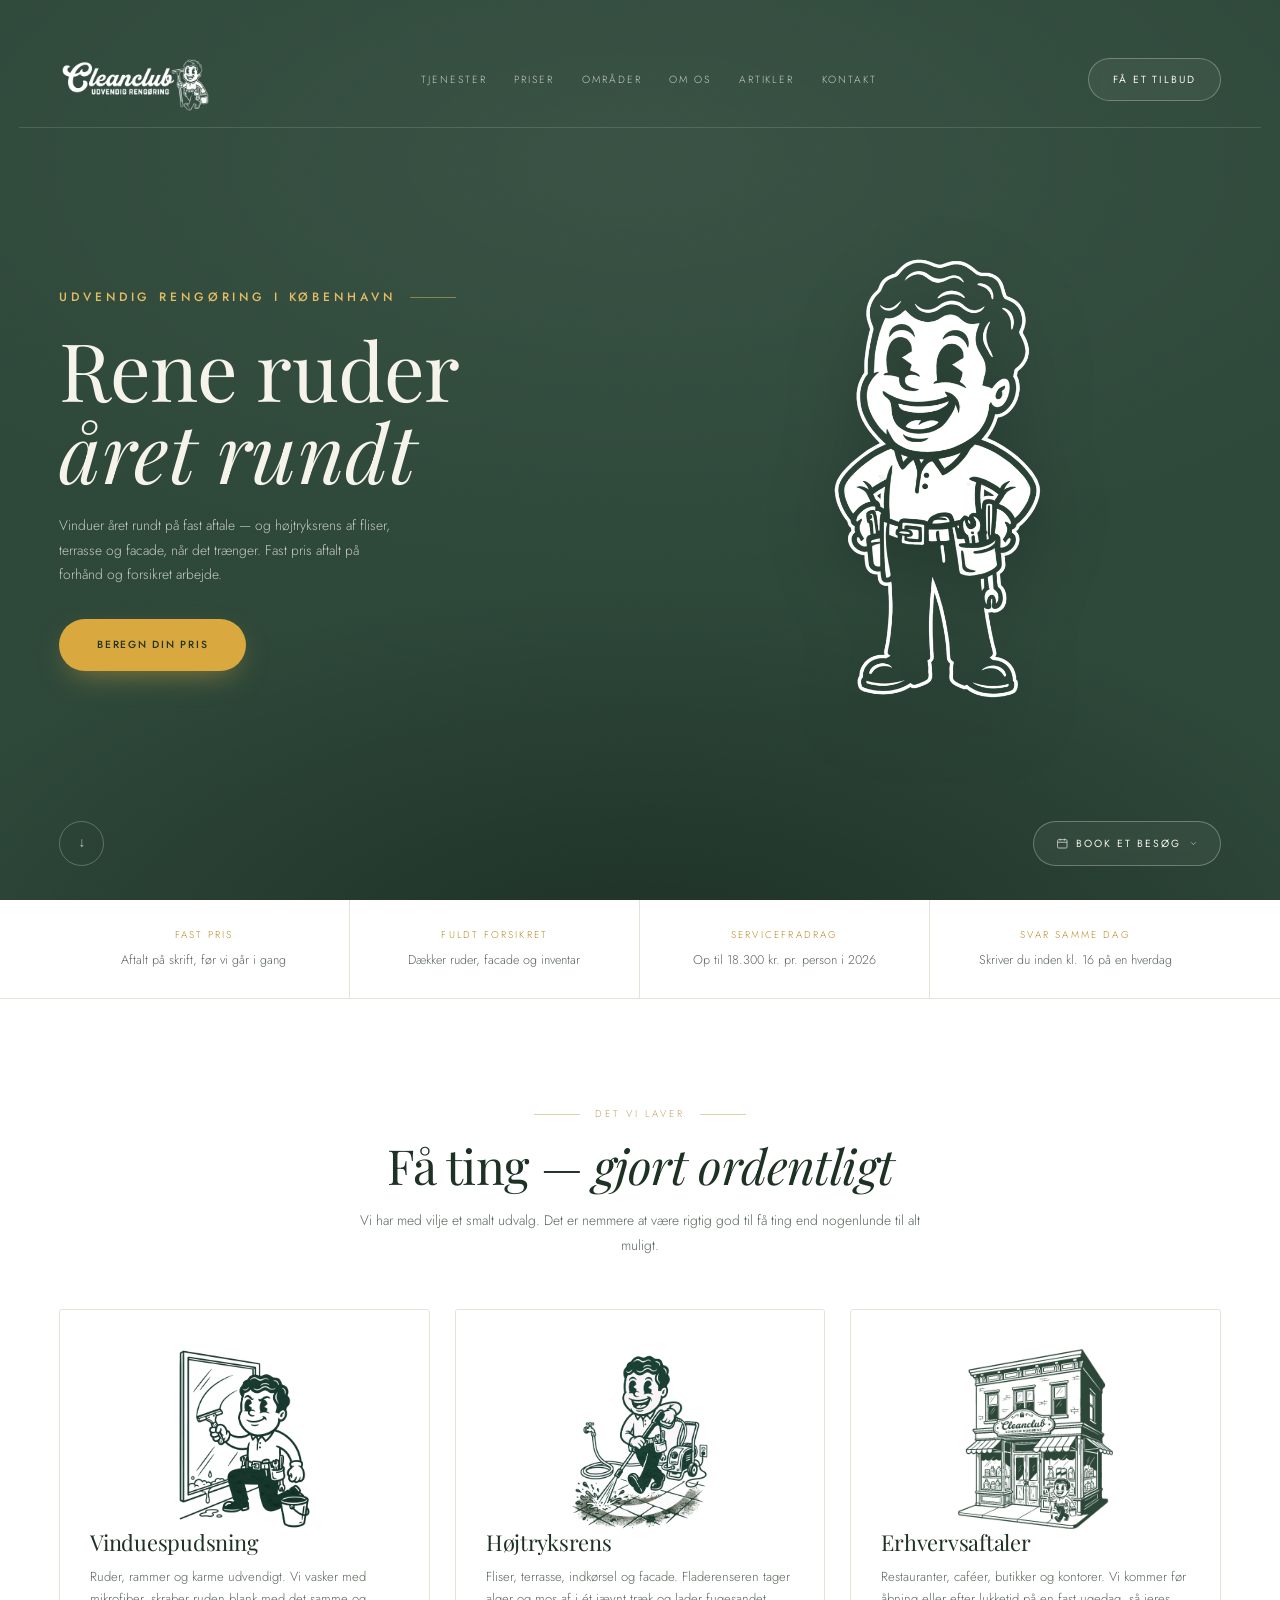
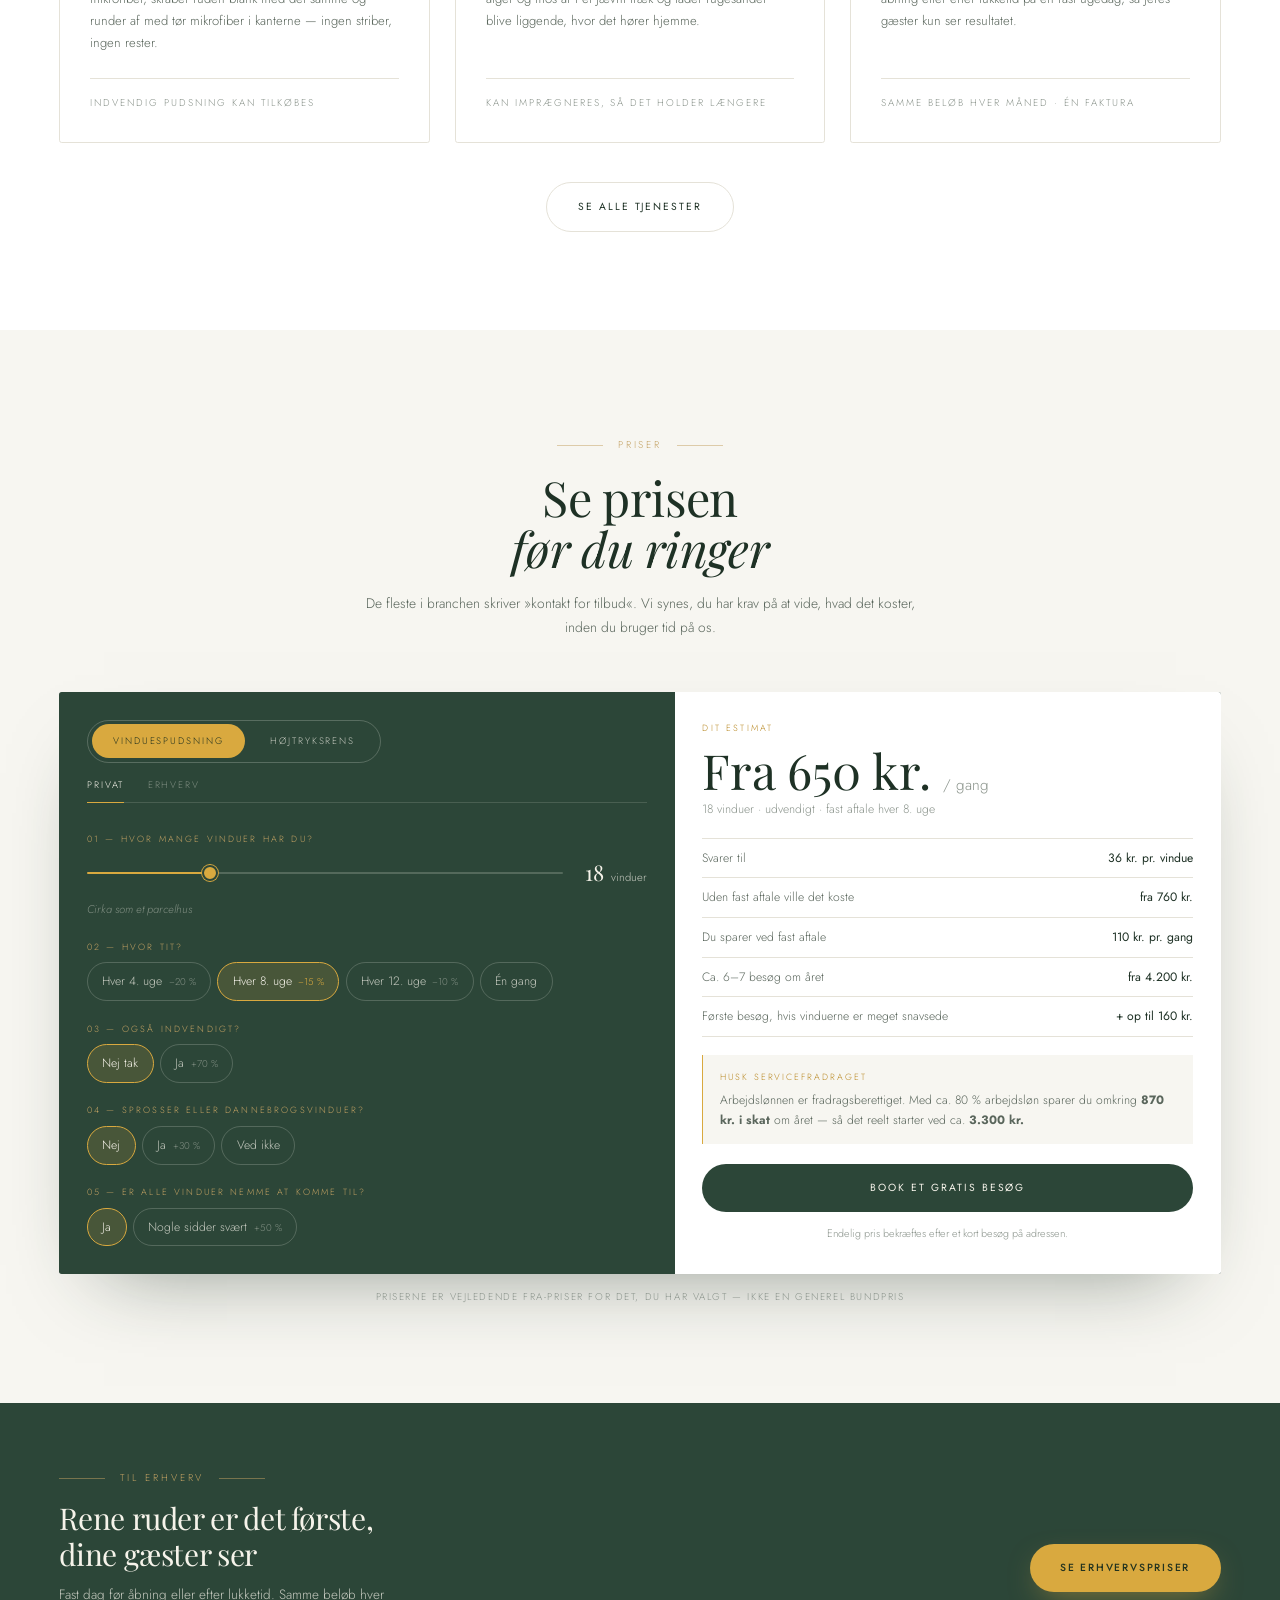
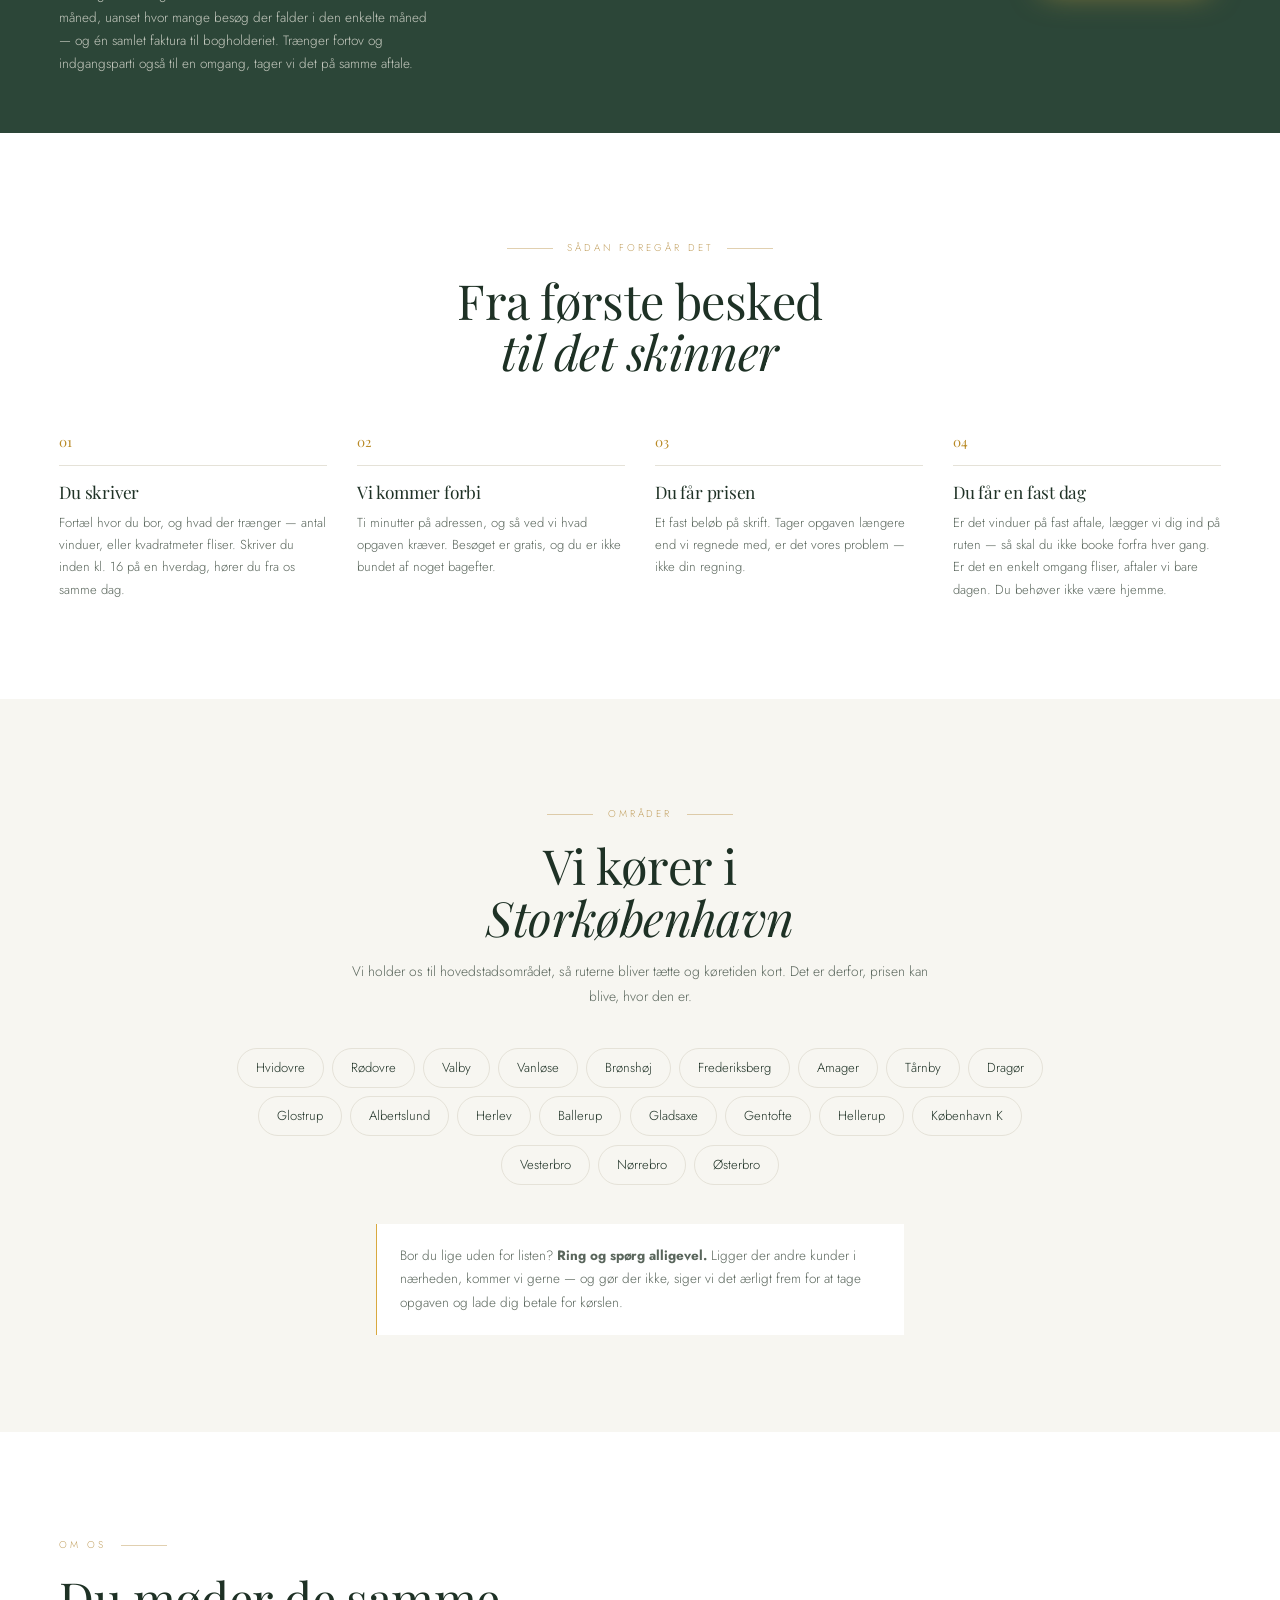
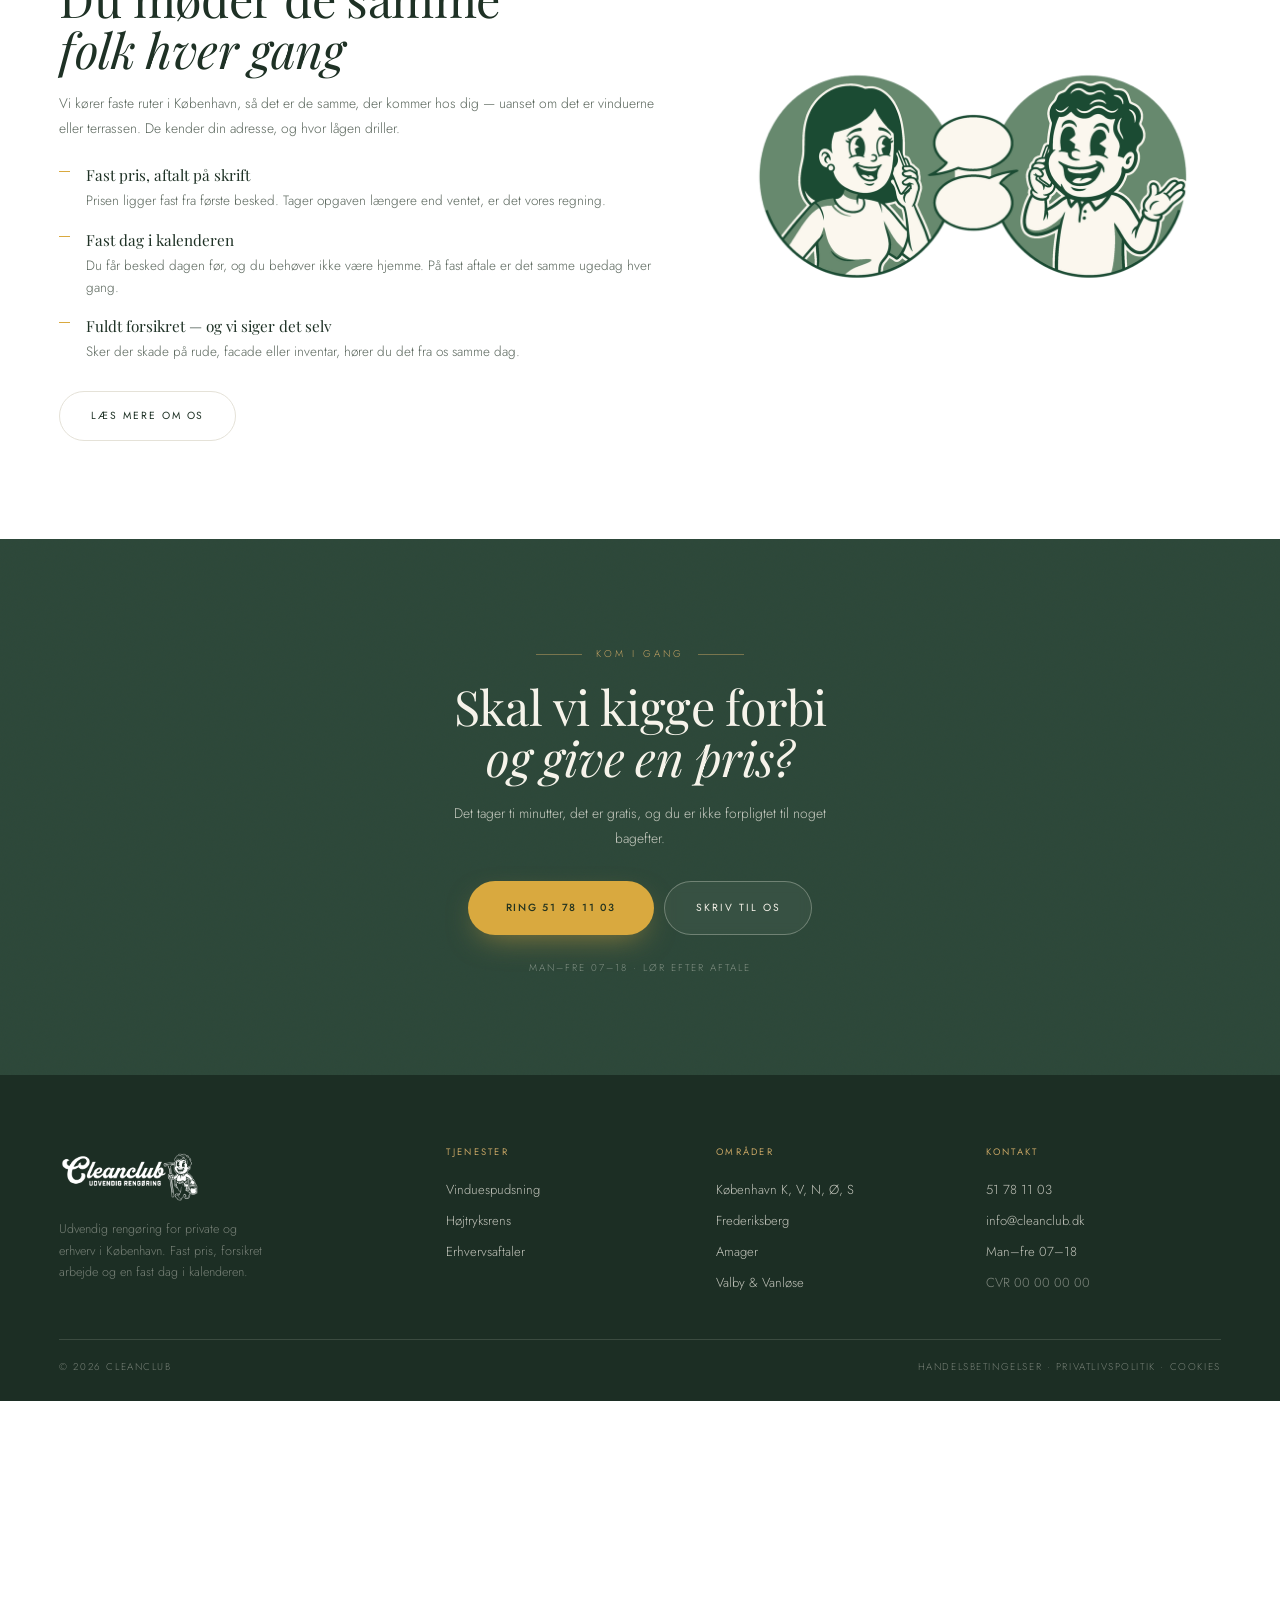
<file: index.html>
<!DOCTYPE html>
<html lang="da">
<head>
<meta charset="utf-8">
<meta name="viewport" content="width=device-width, initial-scale=1">
<title>Cleanclub — Udvendig rengøring i København</title>
<meta name="description" content="Vinduespudsning og højtryksrens i København. Fast pris aftalt på forhånd, forsikret arbejde og en fast dag i kalenderen.">
<link rel="preconnect" href="https://fonts.googleapis.com">
<link rel="preconnect" href="https://fonts.gstatic.com" crossorigin>
<link href="https://fonts.googleapis.com/css2?family=Playfair+Display:ital,wght@0,400;0,500;1,400;1,500&family=Jost:wght@300;400;500&display=swap" rel="stylesheet">
<link rel="stylesheet" href="style.css?v=15">
</head>
<body>

<!-- ===================== HERO ===================== -->
<section class="hero">

  <nav class="nav">
    <div class="wrap inner">
      <a href="index.html" class="brand" data-brand>
        <img src="cleanclub-hvid.png" alt="Cleanclub — udvendig rengøring">
      </a>
      <div class="links" id="hovedmenu">
        <a href="tjenester.html">Tjenester</a>
        <a href="#priser">Priser</a>
        <a href="#omraader">Områder</a>
        <a href="om-os.html">Om os</a>
        <a href="artikler/">Artikler</a>
        <a href="#kontakt">Kontakt</a>
        <a href="#kontakt" class="menu-cta">Få et tilbud</a>
      </div>
      <button type="button" class="burger" aria-label="Åbn menu"
              aria-expanded="false" aria-controls="hovedmenu">
        <span></span><span></span><span></span>
      </button>
      <a href="#kontakt" class="pill pill-ghost">Få et tilbud</a>
    </div>
  </nav>

  <div class="hero-mid wrap">
    <div class="hero-grid">

      <div class="hero-copy">
        <span class="eyebrow left">Udvendig rengøring i København</span>
        <h1>Rene ruder<span class="it">året rundt</span></h1>
        <p class="lede">
          Vinduer året rundt på fast aftale — og højtryksrens af fliser, terrasse og facade,
          når det trænger. Fast pris aftalt på forhånd og forsikret arbejde.
        </p>
        <a href="#priser" class="pill pill-gold">Beregn din pris</a>
      </div>

      <div class="hero-figure">
        <div class="mascot-wrap">
          <img src="img/mascot-anim.webp" alt="Cleanclub-maskotten">
        </div>
      </div>

    </div>
  </div>

  <div class="hero-foot">
    <div class="wrap inner">
      <a href="#ydelser" class="scroll" aria-label="Rul ned">↓</a>
      <a href="#kontakt" class="pill pill-ghost book">
        <svg viewBox="0 0 24 24" fill="none" stroke="currentColor" stroke-width="1.5">
          <rect x="3" y="5" width="18" height="16" rx="2"/><path d="M3 10h18M8 3v4M16 3v4"/>
        </svg>
        Book et besøg
        <svg class="chev" viewBox="0 0 24 24" fill="none" stroke="currentColor" stroke-width="2"><path d="M6 9l6 6 6-6"/></svg>
      </a>
    </div>
  </div>
</section>

<!-- ===================== TILLIDSBJÆLKE ===================== -->
<section class="trust">
  <div class="wrap inner">
    <div class="trust-item"><div class="t">Fast pris</div><div class="d">Aftalt på skrift, før vi går i gang</div></div>
    <div class="trust-item"><div class="t">Fuldt forsikret</div><div class="d">Dækker ruder, facade og inventar</div></div>
    <div class="trust-item"><div class="t">Servicefradrag</div><div class="d">Op til 18.300 kr. pr. person i 2026</div></div>
    <div class="trust-item"><div class="t">Svar samme dag</div><div class="d">Skriver du inden kl. 16 på en hverdag</div></div>
  </div>
</section>

<!-- ===================== HVAD VI LAVER ===================== -->
<section class="pad" id="ydelser">
  <div class="wrap">
    <div class="sec-head mid">
      <span class="eyebrow">Det vi laver</span>
      <h2>Få ting — <em style="font-style:italic">gjort ordentligt</em></h2>
      <p class="lede">
        Vi har med vilje et smalt udvalg. Det er nemmere at være rigtig god til få ting
        end nogenlunde til alt muligt.
      </p>
    </div>

    <div class="cards">
      <article class="card">
        <div class="svc-figure"><img class="mascot" src="img/mascot-vindue.png" alt="Vinduespudsning" style="max-height:200px"></div>
        <h3>Vinduespudsning</h3>
        <p>Ruder, rammer og karme udvendigt. Vi vasker med mikrofiber, skraber ruden blank
          med det samme og runder af med tør mikrofiber i kanterne — ingen striber, ingen rester.</p>
        <div class="from"><span>Indvendig pudsning kan tilkøbes</span></div>
      </article>

      <article class="card">
        <div class="svc-figure"><img class="mascot" src="img/mascot-hojtryk.png" alt="Højtryksrens" style="max-height:200px"></div>
        <h3>Højtryksrens</h3>
        <p>Fliser, terrasse, indkørsel og facade. Fladerenseren tager alger og mos af i ét
          jævnt træk og lader fugesandet blive liggende, hvor det hører hjemme.</p>
        <div class="from"><span>Kan imprægneres, så det holder længere</span></div>
      </article>

      <article class="card">
        <div class="svc-figure"><img class="mascot" src="img/butik-erhverv.png"
             alt="Cleanclubs butiksfacade med pudser udenfor" style="max-height:200px"></div>
        <h3>Erhvervsaftaler</h3>
        <p>Restauranter, caféer, butikker og kontorer. Vi kommer før åbning eller efter lukketid
          på en fast ugedag, så jeres gæster kun ser resultatet.</p>
        <div class="from"><span>Samme beløb hver måned · én faktura</span></div>
      </article>
    </div>

    <div style="text-align:center;margin-top:clamp(30px,3.4vw,46px)">
      <a href="tjenester.html" class="pill pill-line">Se alle tjenester</a>
    </div>
  </div>
</section>

<!-- ===================== PRISBEREGNER ===================== -->
<section class="pad tint" id="priser">
  <div class="wrap">
    <div class="sec-head mid">
      <span class="eyebrow">Priser</span>
      <h2>Se prisen<br><em style="font-style:italic">før du ringer</em></h2>
      <p class="lede">
        De fleste i branchen skriver »kontakt for tilbud«. Vi synes, du har krav på at vide,
        hvad det koster, inden du bruger tid på os.
      </p>
    </div>

    <div class="calc" id="calc">
      <div class="calc-left">
        <div class="seg seg-ydelse">
          <button type="button" class="on" data-ydelse="vinduer">Vinduespudsning</button>
          <button type="button" data-ydelse="hojtryk">Højtryksrens</button>
        </div>

        <div class="seg-kunde">
          <button type="button" class="on" data-kunde="privat">Privat</button>
          <button type="button" data-kunde="erhverv">Erhverv</button>
        </div>

        <!-- ---------- VINDUESPUDSNING · PRIVAT ---------- -->
        <div class="panel" data-ydelse="vinduer" data-kunde="privat">
          <div class="field">
            <span class="fl">01 — Hvor mange vinduer har du?</span>
            <div class="slide">
              <input type="range" id="p-vinduer" data-key="vinduer" min="4" max="60" step="1" value="18"
                     aria-label="Antal vinduer">
              <div class="slide-val"><b id="p-vinduer-val">18</b> vinduer</div>
            </div>
            <p class="slide-hint" id="p-vinduer-hint">Cirka som et parcelhus</p>
          </div>

          <div class="field">
            <span class="fl">02 — Hvor tit?</span>
            <div class="opts" data-key="frekvens">
              <button type="button" class="opt" data-val="u4"><span>Hver 4. uge</span><span class="meta">−20 %</span></button>
              <button type="button" class="opt" data-val="u8" data-on><span>Hver 8. uge</span><span class="meta">−15 %</span></button>
              <button type="button" class="opt" data-val="u12"><span>Hver 12. uge</span><span class="meta">−10 %</span></button>
              <button type="button" class="opt" data-val="en"><span>Én gang</span></button>
            </div>
          </div>

          <div class="field">
            <span class="fl">03 — Også indvendigt?</span>
            <div class="opts" data-key="indvendigt">
              <button type="button" class="opt" data-val="nej" data-on><span>Nej tak</span></button>
              <button type="button" class="opt" data-val="ja"><span>Ja</span><span class="meta">+70 %</span></button>
            </div>
          </div>

          <div class="field">
            <span class="fl">04 — Sprosser eller dannebrogsvinduer?</span>
            <div class="opts" data-key="sprosser">
              <button type="button" class="opt" data-val="nej" data-on><span>Nej</span></button>
              <button type="button" class="opt" data-val="ja"><span>Ja</span><span class="meta">+30 %</span></button>
              <button type="button" class="opt" data-val="ukendt"><span>Ved ikke</span></button>
            </div>
          </div>

          <div class="field">
            <span class="fl">05 — Er alle vinduer nemme at komme til?</span>
            <div class="opts" data-key="adgang">
              <button type="button" class="opt" data-val="let" data-on><span>Ja</span></button>
              <button type="button" class="opt" data-val="svaer"><span>Nogle sidder svært</span><span class="meta">+50 %</span></button>
            </div>
          </div>
        </div>

        <!-- ---------- VINDUESPUDSNING · ERHVERV ---------- -->
        <div class="panel" data-ydelse="vinduer" data-kunde="erhverv" hidden>
          <div class="field">
            <span class="fl">01 — Hvor mange ruder har I?</span>
            <div class="slide">
              <input type="range" id="e-ruder" data-key="ruder" min="5" max="150" step="5" value="25"
                     aria-label="Antal ruder">
              <div class="slide-val"><b id="e-ruder-val">25</b> ruder</div>
            </div>
          </div>

          <div class="field">
            <span class="fl">02 — Hvor højt sidder de?</span>
            <div class="opts" data-key="etage">
              <button type="button" class="opt" data-val="stue" data-on><span>Stueetage</span></button>
              <button type="button" class="opt" data-val="f1"><span>1. sal</span><span class="meta">+30 %</span></button>
              <button type="button" class="opt" data-val="f2"><span>2. sal eller højere</span><span class="meta">+60 %</span></button>
            </div>
          </div>

          <div class="field">
            <span class="fl">03 — Hvor tit?</span>
            <div class="opts" data-key="frekvens">
              <button type="button" class="opt" data-val="uge"><span>Ugentligt</span><span class="meta">−25 %</span></button>
              <button type="button" class="opt" data-val="dage14" data-on><span>Hver 14. dag</span><span class="meta">−20 %</span></button>
              <button type="button" class="opt" data-val="maaned"><span>Månedligt</span><span class="meta">−15 %</span></button>
              <button type="button" class="opt" data-val="kvartal"><span>Kvartalsvis</span><span class="meta">−10 %</span></button>
            </div>
          </div>

          <div class="field">
            <span class="fl">04 — Også indvendigt?</span>
            <div class="opts" data-key="indvendigt">
              <button type="button" class="opt" data-val="nej" data-on><span>Nej tak</span></button>
              <button type="button" class="opt" data-val="ja"><span>Ja</span><span class="meta">+70 %</span></button>
            </div>
          </div>

          <div class="field">
            <span class="fl">05 — Særlige forhold?</span>
            <div class="opts" data-key="forhold">
              <button type="button" class="opt" data-val="ingen" data-on><span>Ingen</span></button>
              <button type="button" class="opt" data-val="glas"><span>Store glaspartier</span><span class="meta">+20 %</span></button>
              <button type="button" class="opt" data-val="svaer"><span>Svær adgang</span><span class="meta">+30 %</span></button>
              <button type="button" class="opt" data-val="begge"><span>Begge dele</span></button>
            </div>
          </div>
        </div>

        <!-- ---------- HØJTRYKSRENS · PRIVAT ---------- -->
        <div class="panel" data-ydelse="hojtryk" data-kunde="privat" hidden>
          <div class="field">
            <span class="fl">01 — Hvor stort et areal?</span>
            <div class="slide">
              <input type="range" id="h-m2" data-key="m2" min="10" max="300" step="5" value="40"
                     aria-label="Areal i kvadratmeter">
              <div class="slide-val"><b id="h-m2-val">40</b> m²</div>
            </div>
          </div>

          <div class="field">
            <span class="fl">02 — Hvad skal renses?</span>
            <div class="opts" data-key="overflade">
              <button type="button" class="opt" data-val="terrasse" data-on><span>Terrasse og fliser</span></button>
              <button type="button" class="opt" data-val="indkorsel"><span>Indkørsel</span></button>
              <button type="button" class="opt" data-val="sti"><span>Fortov og stier</span></button>
              <button type="button" class="opt" data-val="facade"><span>Facade og murværk</span></button>
            </div>
          </div>

          <div class="field">
            <span class="fl">03 — Imprægnering bagefter?</span>
            <div class="opts" data-key="impraegnering">
              <button type="button" class="opt" data-val="nej" data-on><span>Nej tak</span></button>
              <button type="button" class="opt" data-val="ja"><span>Ja</span><span class="meta">+16 kr./m²</span></button>
            </div>
          </div>

          <div class="field">
            <span class="fl">04 — Langtidsvirkende algebehandling?</span>
            <div class="opts" data-key="alge">
              <button type="button" class="opt" data-val="nej" data-on><span>Nej tak</span></button>
              <button type="button" class="opt" data-val="ja"><span>Ja</span><span class="meta">+12 kr./m²</span></button>
            </div>
          </div>

          <div class="field" data-felt="fugesand">
            <span class="fl">05 — Ny fugesand i fliserne?</span>
            <div class="opts" data-key="fugesand">
              <button type="button" class="opt" data-val="nej" data-on><span>Nej tak</span></button>
              <button type="button" class="opt" data-val="ja"><span>Ja</span><span class="meta">+10 kr./m²</span></button>
            </div>
          </div>
        </div>

        <!-- ---------- HØJTRYKSRENS · ERHVERV ---------- -->
        <div class="panel" data-ydelse="hojtryk" data-kunde="erhverv" hidden>
          <div class="field">
            <span class="fl">01 — Hvor stort et areal?</span>
            <div class="slide">
              <input type="range" id="he-m2" data-key="m2" min="50" max="600" step="25" value="200"
                     aria-label="Areal i kvadratmeter">
              <div class="slide-val"><b id="he-m2-val">200</b> m²</div>
            </div>
          </div>

          <div class="field">
            <span class="fl">02 — Hvad skal renses?</span>
            <div class="opts" data-key="overflade">
              <button type="button" class="opt" data-val="parkering" data-on><span>Parkeringsplads</span></button>
              <button type="button" class="opt" data-val="gaard"><span>Gårdsplads og indgang</span></button>
              <button type="button" class="opt" data-val="fortov"><span>Fortov og facadeareal</span></button>
              <button type="button" class="opt" data-val="facade"><span>Facade og murværk</span></button>
            </div>
          </div>

          <div class="field">
            <span class="fl">03 — Hvor tit?</span>
            <div class="opts" data-key="frekvens">
              <button type="button" class="opt" data-val="en" data-on><span>Én gang</span></button>
              <button type="button" class="opt" data-val="aar1"><span>Én gang om året</span><span class="meta">−10 %</span></button>
              <button type="button" class="opt" data-val="aar2"><span>To gange om året</span><span class="meta">−15 %</span></button>
            </div>
          </div>

          <div class="field">
            <span class="fl">04 — Imprægnering eller algebehandling?</span>
            <div class="opts" data-key="impraegnering">
              <button type="button" class="opt" data-val="nej" data-on><span>Ingen imprægnering</span></button>
              <button type="button" class="opt" data-val="ja"><span>Imprægnering</span><span class="meta">+16 kr./m²</span></button>
            </div>
            <div class="opts" data-key="alge" style="margin-top:7px">
              <button type="button" class="opt" data-val="nej" data-on><span>Ingen algebehandling</span></button>
              <button type="button" class="opt" data-val="ja"><span>Algebehandling</span><span class="meta">+12 kr./m²</span></button>
            </div>
          </div>

          <div class="field" data-felt="fugesand">
            <span class="fl">05 — Ny fugesand i belægningen?</span>
            <div class="opts" data-key="fugesand">
              <button type="button" class="opt" data-val="nej" data-on><span>Nej tak</span></button>
              <button type="button" class="opt" data-val="ja"><span>Ja</span><span class="meta">+10 kr./m²</span></button>
            </div>
          </div>
        </div>
      </div>

      <div class="calc-right">
        <span class="res-eyebrow">Dit estimat</span>
        <div class="res-price"><span id="res-price">Fra 700 kr.</span> <small id="res-enhed">/ gang</small></div>
        <p class="res-note" id="res-note">Villa med 15–25 vinduer · udvendigt · fast aftale hver 8. uge</p>

        <ul class="res-lines" id="res-lines"></ul>

        <div class="res-save">
          <div class="t" id="res-save-t">Husk servicefradraget</div>
          <p id="res-save-p"></p>
        </div>

        <div class="res-cta">
          <a href="#kontakt" class="pill pill-dark">Book et gratis besøg</a>
          <p class="res-fine">Endelig pris bekræftes efter et kort besøg på adressen.</p>
        </div>
      </div>
    </div>

    <p class="calc-static">Priserne er vejledende fra-priser for det, du har valgt — ikke en generel bundpris</p>
  </div>
</section>

<!-- ===================== ERHVERVSBÅND ===================== -->
<section class="band">
  <div class="wrap inner">
    <div>
      <span class="eyebrow">Til erhverv</span>
      <h3 style="margin-top:16px">Rene ruder er det første, dine gæster ser</h3>
      <p>Fast dag før åbning eller efter lukketid. Samme beløb hver måned, uanset hvor mange
        besøg der falder i den enkelte måned — og én samlet faktura til bogholderiet. Trænger
        fortov og indgangsparti også til en omgang, tager vi det på samme aftale.</p>
    </div>
    <a href="#priser" class="pill pill-gold" style="padding:17px 34px"
       data-goto-ydelse="vinduer" data-goto-kunde="erhverv">Se erhvervspriser</a>
  </div>
</section>

<!-- ===================== SÅDAN FOREGÅR DET ===================== -->
<section class="pad">
  <div class="wrap">
    <div class="sec-head mid">
      <span class="eyebrow">Sådan foregår det</span>
      <h2>Fra første besked<br><em style="font-style:italic">til det skinner</em></h2>
    </div>
    <div class="steps">
      <div class="step">
        <div class="n">01</div><h3>Du skriver</h3>
        <p>Fortæl hvor du bor, og hvad der trænger — antal vinduer, eller kvadratmeter fliser. Skriver du inden kl. 16 på en hverdag, hører du fra os samme dag.</p>
      </div>
      <div class="step">
        <div class="n">02</div><h3>Vi kommer forbi</h3>
        <p>Ti minutter på adressen, og så ved vi hvad opgaven kræver. Besøget er gratis, og du er ikke bundet af noget bagefter.</p>
      </div>
      <div class="step">
        <div class="n">03</div><h3>Du får prisen</h3>
        <p>Et fast beløb på skrift. Tager opgaven længere end vi regnede med, er det vores problem — ikke din regning.</p>
      </div>
      <div class="step">
        <div class="n">04</div><h3>Du får en fast dag</h3>
        <p>Er det vinduer på fast aftale, lægger vi dig ind på ruten — så skal du ikke booke forfra hver gang. Er det en enkelt omgang fliser, aftaler vi bare dagen. Du behøver ikke være hjemme.</p>
      </div>
    </div>
  </div>
</section>

<!-- ===================== DÆKNINGSOMRÅDE ===================== -->
<section class="pad tint" id="omraader">
  <div class="wrap">
    <div class="sec-head mid">
      <span class="eyebrow">Områder</span>
      <h2>Vi kører i<br><em style="font-style:italic">Storkøbenhavn</em></h2>
      <p class="lede">
        Vi holder os til hovedstadsområdet, så ruterne bliver tætte og køretiden kort.
        Det er derfor, prisen kan blive, hvor den er.
      </p>
    </div>

    <ul class="area-list">
      <li>Hvidovre</li>
      <li>Rødovre</li>
      <li>Valby</li>
      <li>Vanløse</li>
      <li>Brønshøj</li>
      <li>Frederiksberg</li>
      <li>Amager</li>
      <li>Tårnby</li>
      <li>Dragør</li>
      <li>Glostrup</li>
      <li>Albertslund</li>
      <li>Herlev</li>
      <li>Ballerup</li>
      <li>Gladsaxe</li>
      <li>Gentofte</li>
      <li>Hellerup</li>
      <li>København K</li>
      <li>Vesterbro</li>
      <li>Nørrebro</li>
      <li>Østerbro</li>
    </ul>

    <p class="area-note">
      Bor du lige uden for listen? <b>Ring og spørg alligevel.</b> Ligger der andre kunder i nærheden,
      kommer vi gerne — og gør der ikke, siger vi det ærligt frem for at tage opgaven
      og lade dig betale for kørslen.
    </p>
  </div>
</section>

<!-- ===================== OM OS ===================== -->
<section class="pad">
  <div class="wrap">
    <div class="about-split flip">
      <div>
        <span class="eyebrow left">Om os</span>
        <h2 style="margin-top:18px">Du møder de samme<br><em style="font-style:italic">folk hver gang</em></h2>
        <p class="lede" style="margin-top:18px">
          Vi kører faste ruter i København, så det er de samme, der kommer hos dig — uanset om
          det er vinduerne eller terrassen. De kender din adresse, og hvor lågen driller.
        </p>

        <ul class="promise">
          <li><b>Fast pris, aftalt på skrift</b>
            Prisen ligger fast fra første besked. Tager opgaven længere end ventet, er det vores regning.</li>
          <li><b>Fast dag i kalenderen</b>
            Du får besked dagen før, og du behøver ikke være hjemme. På fast aftale er det samme ugedag hver gang.</li>
          <li><b>Fuldt forsikret — og vi siger det selv</b>
            Sker der skade på rude, facade eller inventar, hører du det fra os samme dag.</li>
        </ul>

        <div style="margin-top:30px">
          <a href="om-os.html" class="pill pill-line">Læs mere om os</a>
        </div>
      </div>
      <div class="about-fig">
        <img class="mascot" src="img/samtale.webp" alt="Kunde og vinduespudser taler sammen i telefonen">
      </div>
    </div>
  </div>
</section>
<!-- ===================== SLUT-CTA ===================== -->
<section class="pad on-green endcta" id="kontakt">
  <div class="wrap">
    <span class="eyebrow">Kom i gang</span>
    <h2>Skal vi kigge forbi<br><em style="font-style:italic">og give en pris?</em></h2>
    <p class="lede">
      Det tager ti minutter, det er gratis, og du er ikke forpligtet til noget bagefter.
    </p>
    <div class="btns">
      <a href="tel:+4551781103" class="pill pill-gold">Ring 51 78 11 03</a>
      <a href="mailto:info@cleanclub.dk" class="pill pill-ghost" style="padding:19px 34px">Skriv til os</a>
    </div>
    <p class="hours">Man–fre 07–18 · Lør efter aftale</p>
  </div>
</section>

<footer class="foot">
  <div class="wrap">
    <div class="foot-top">
      <div class="foot-brand">
        <img src="cleanclub-hvid.png" alt="Cleanclub — udvendig rengøring">
        <p>Udvendig rengøring for private og erhverv i København.
          Fast pris, forsikret arbejde og en fast dag i kalenderen.</p>
      </div>
      <div class="foot-col">
        <h4>Tjenester</h4>
        <a href="tjenester.html#vinduer">Vinduespudsning</a>
        <a href="tjenester.html#hojtryk">Højtryksrens</a>
        <a href="tjenester.html#erhverv">Erhvervsaftaler</a>
      </div>
      <div class="foot-col">
        <h4>Områder</h4>
        <a href="index.html#omraader">København K, V, N, Ø, S</a>
        <a href="index.html#omraader">Frederiksberg</a>
        <a href="index.html#omraader">Amager</a>
        <a href="index.html#omraader">Valby &amp; Vanløse</a>
      </div>
      <div class="foot-col">
        <h4>Kontakt</h4>
        <a href="tel:+4551781103">51 78 11 03</a>
        <a href="mailto:info@cleanclub.dk">info@cleanclub.dk</a>
        <p>Man–fre 07–18</p>
        <p style="opacity:.6">CVR 00 00 00 00</p>
      </div>
    </div>
    <div class="foot-bar">
      <span>© 2026 Cleanclub</span>
      <span>Handelsbetingelser · Privatlivspolitik · Cookies</span>
    </div>
  </div>
</footer>

<script src="beregner.js"></script>
<script src="nav.js"></script>
</body>
</html>
</file>
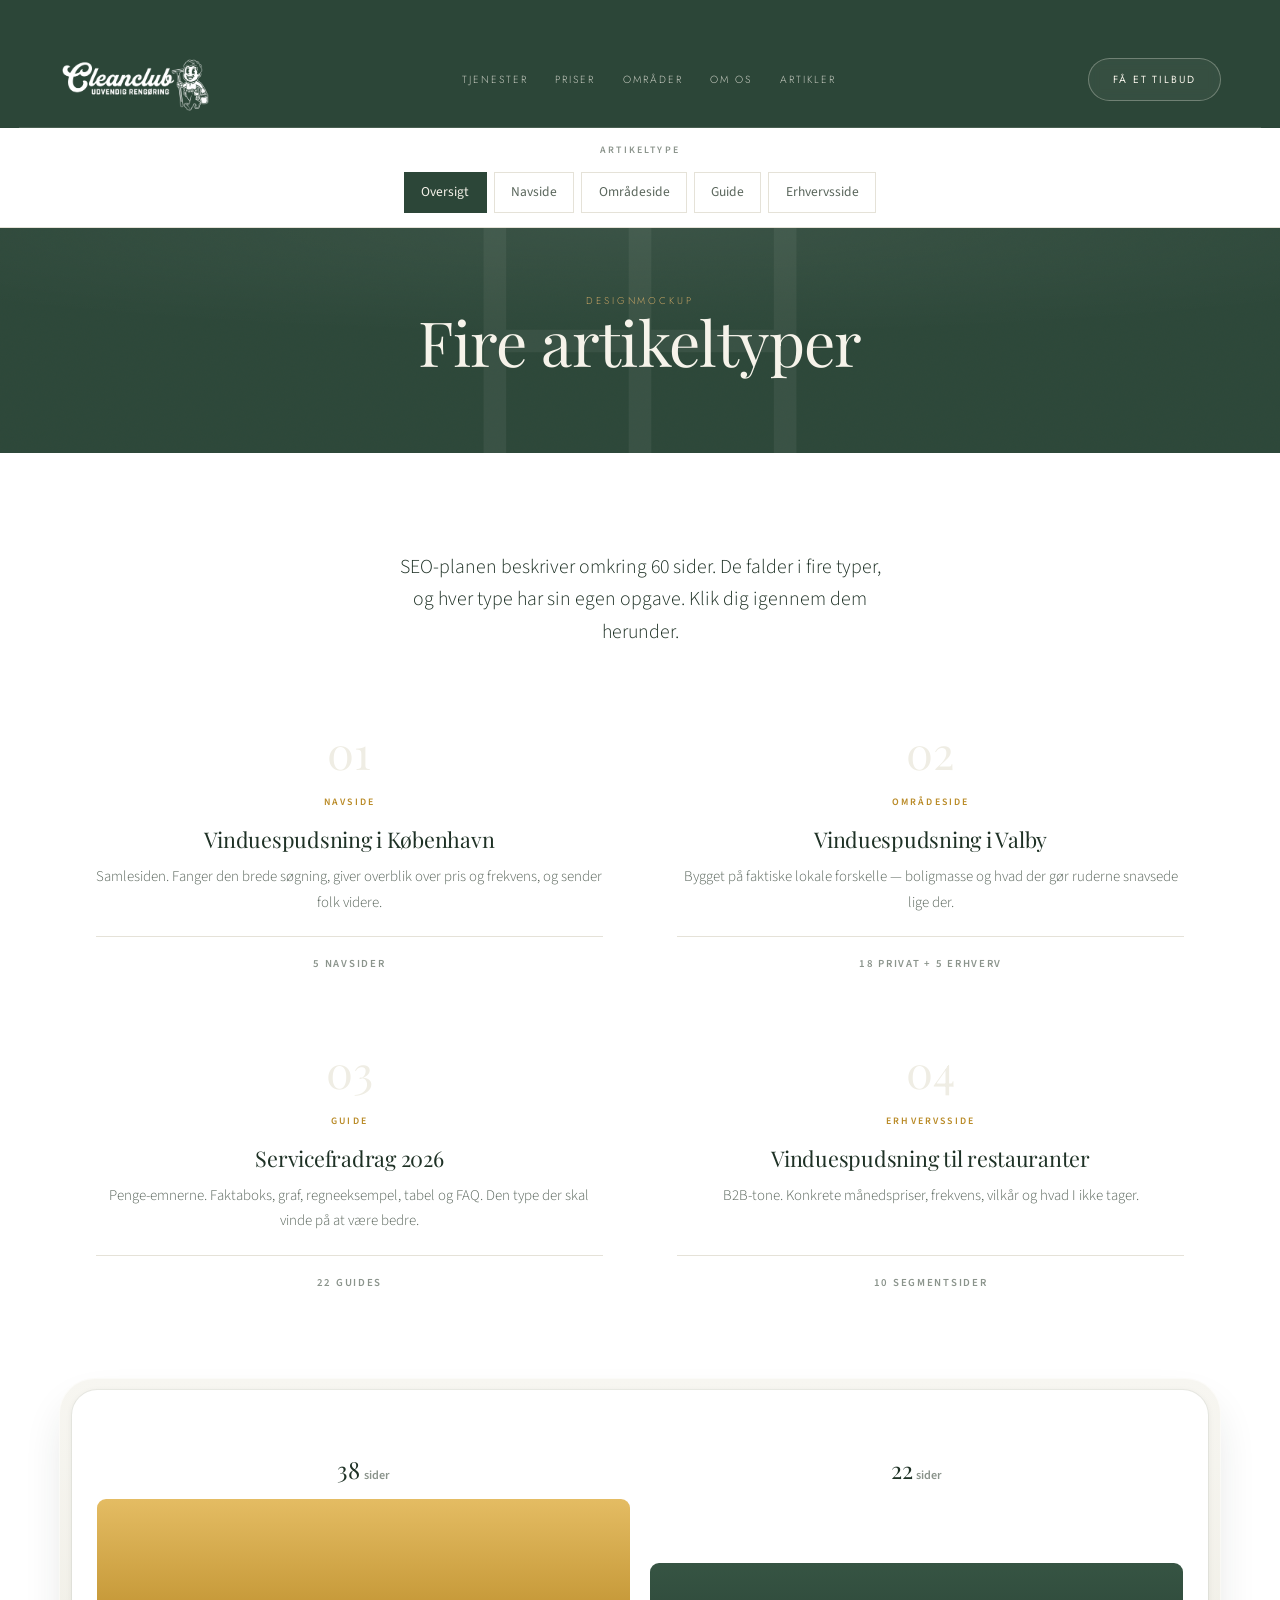
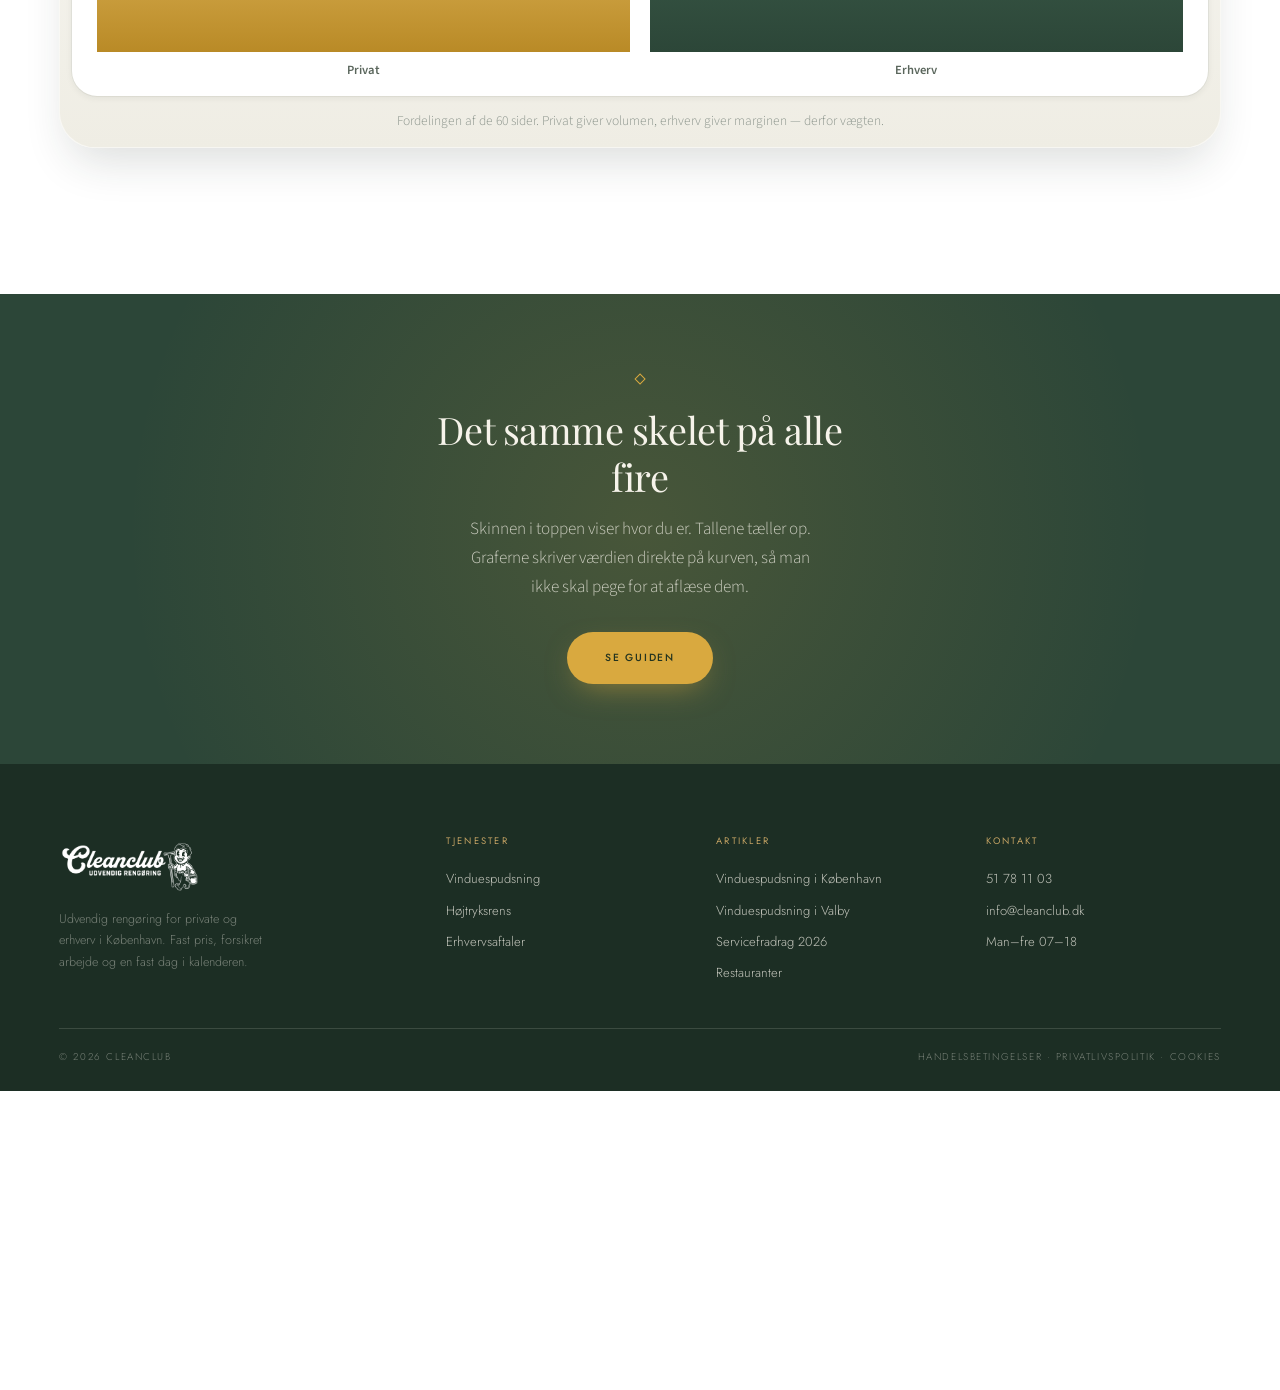
<file: artikler/index.html>
<!DOCTYPE html>
<html lang="da">
<head>
<meta charset="utf-8">
<meta name="viewport" content="width=device-width, initial-scale=1">
<title>Artikeltyper — designmockup | Cleanclub</title>
<meta name="description" content="Fire artikeltyper til Cleanclubs SEO-program, vist i sitets eget design.">
<link rel="preconnect" href="https://fonts.googleapis.com">
<link rel="preconnect" href="https://fonts.gstatic.com" crossorigin>
<link href="https://fonts.googleapis.com/css2?family=Playfair+Display:ital,wght@0,400;0,500;1,400&family=Jost:wght@300;400;500&family=Source+Sans+3:ital,wght@0,400;0,600;1,400&display=swap" rel="stylesheet">
<link rel="stylesheet" href="../style.css?v=15">
<link rel="stylesheet" href="artikel.css?v=16">
</head>
<body>

<nav class="nav subnav">
  <div class="wrap inner">
    <a href="../index.html" class="brand" data-brand>
      <img src="../cleanclub-hvid.png" alt="Cleanclub — udvendig rengøring">
    </a>
    <div class="links" id="hovedmenu">
      <a href="../tjenester.html">Tjenester</a>
      <a href="../index.html#priser">Priser</a>
      <a href="../index.html#omraader">Områder</a>
      <a href="../om-os.html">Om os</a>
      <a href="index.html">Artikler</a>
      <a href="../index.html#kontakt" class="menu-cta">Få et tilbud</a>
    </div>
    <button type="button" class="burger" aria-label="Åbn menu" aria-expanded="false" aria-controls="hovedmenu">
      <span></span><span></span><span></span>
    </button>
    <a href="../index.html#kontakt" class="pill pill-ghost">Få et tilbud</a>
  </div>
</nav>

<div class="typebar">
  <div class="wrap">
    <b>Artikeltype</b>
    <a href="index.html" class="on">Oversigt</a>
    <a href="1-navside.html">Navside</a>
    <a href="2-omraade.html">Områdeside</a>
    <a href="3-guide.html">Guide</a>
    <a href="4-erhverv.html">Erhvervsside</a>
  </div>
</div>

<section class="pagehead art-head" style="padding-top:clamp(46px,5vw,74px)">
  <div class="wrap">
    <span class="eyebrow">Designmockup</span>
    <h1>Fire artikeltyper</h1>
  </div>
</section>

<section class="pad">
  <div class="wrap">
    <div class="ov-intro prose">
      <p>SEO-planen beskriver omkring 60 sider. De falder i fire typer, og hver type har sin egen opgave. Klik dig igennem dem herunder.</p>
    </div>

    <div class="ov-grid">
      <a class="ov" href="1-navside.html">
        <span class="no">01</span><span class="kind">Navside</span>
        <h3>Vinduespudsning i København</h3>
        <p>Samlesiden. Fanger den brede søgning, giver overblik over pris og frekvens, og sender folk videre.</p>
        <span class="cnt">5 navsider</span>
      </a>
      <a class="ov" href="2-omraade.html">
        <span class="no">02</span><span class="kind">Områdeside</span>
        <h3>Vinduespudsning i Valby</h3>
        <p>Bygget på faktiske lokale forskelle — boligmasse og hvad der gør ruderne snavsede lige der.</p>
        <span class="cnt">18 privat + 5 erhverv</span>
      </a>
      <a class="ov" href="3-guide.html">
        <span class="no">03</span><span class="kind">Guide</span>
        <h3>Servicefradrag 2026</h3>
        <p>Penge-emnerne. Faktaboks, graf, regneeksempel, tabel og FAQ. Den type der skal vinde på at være bedre.</p>
        <span class="cnt">22 guides</span>
      </a>
      <a class="ov" href="4-erhverv.html">
        <span class="no">04</span><span class="kind">Erhvervsside</span>
        <h3>Vinduespudsning til restauranter</h3>
        <p>B2B-tone. Konkrete månedspriser, frekvens, vilkår og hvad I ikke tager.</p>
        <span class="cnt">10 segmentsider</span>
      </a>
    </div>

    <figure class="kort" data-graf="soejle"
            data-vaerdier="38,22" data-labels="Privat,Erhverv" data-enhed="sider">
      <figcaption>Fordelingen af de 60 sider. Privat giver volumen, erhverv giver marginen — derfor vægten.</figcaption>
    </figure>
  </div>
</section>

<section class="band">
  <div class="wrap">
    <span class="orn"></span>
    <h2>Det samme skelet på alle fire</h2>
    <p>Skinnen i toppen viser hvor du er. Tallene tæller op. Graferne skriver værdien direkte på kurven, så man ikke skal pege for at aflæse dem.</p>
    <a href="3-guide.html" class="pill pill-gold">Se guiden</a>
  </div>
</section>

<footer class="foot">
  <div class="wrap">
    <div class="foot-top">
      <div class="foot-brand">
        <img src="../cleanclub-hvid.png" alt="Cleanclub — udvendig rengøring">
        <p>Udvendig rengøring for private og erhverv i København.
          Fast pris, forsikret arbejde og en fast dag i kalenderen.</p>
      </div>
      <div class="foot-col">
        <h4>Tjenester</h4>
        <a href="../tjenester.html#vinduer">Vinduespudsning</a>
        <a href="../tjenester.html#hojtryk">Højtryksrens</a>
        <a href="../tjenester.html#erhverv">Erhvervsaftaler</a>
      </div>
      <div class="foot-col">
        <h4>Artikler</h4>
        <a href="1-navside.html">Vinduespudsning i København</a>
        <a href="2-omraade.html">Vinduespudsning i Valby</a>
        <a href="3-guide.html">Servicefradrag 2026</a>
        <a href="4-erhverv.html">Restauranter</a>
      </div>
      <div class="foot-col">
        <h4>Kontakt</h4>
        <a href="tel:+4551781103">51 78 11 03</a>
        <a href="mailto:info@cleanclub.dk">info@cleanclub.dk</a>
        <p>Man–fre 07–18</p>
      </div>
    </div>
    <div class="foot-bar">
      <span>© 2026 Cleanclub</span>
      <span>Handelsbetingelser · Privatlivspolitik · Cookies</span>
    </div>
  </div>
</footer>

<script src="../nav.js"></script>
<script src="artikel.js?v=5"></script>
<script src="graf.js?v=2"></script>
</body>
</html>
</file>
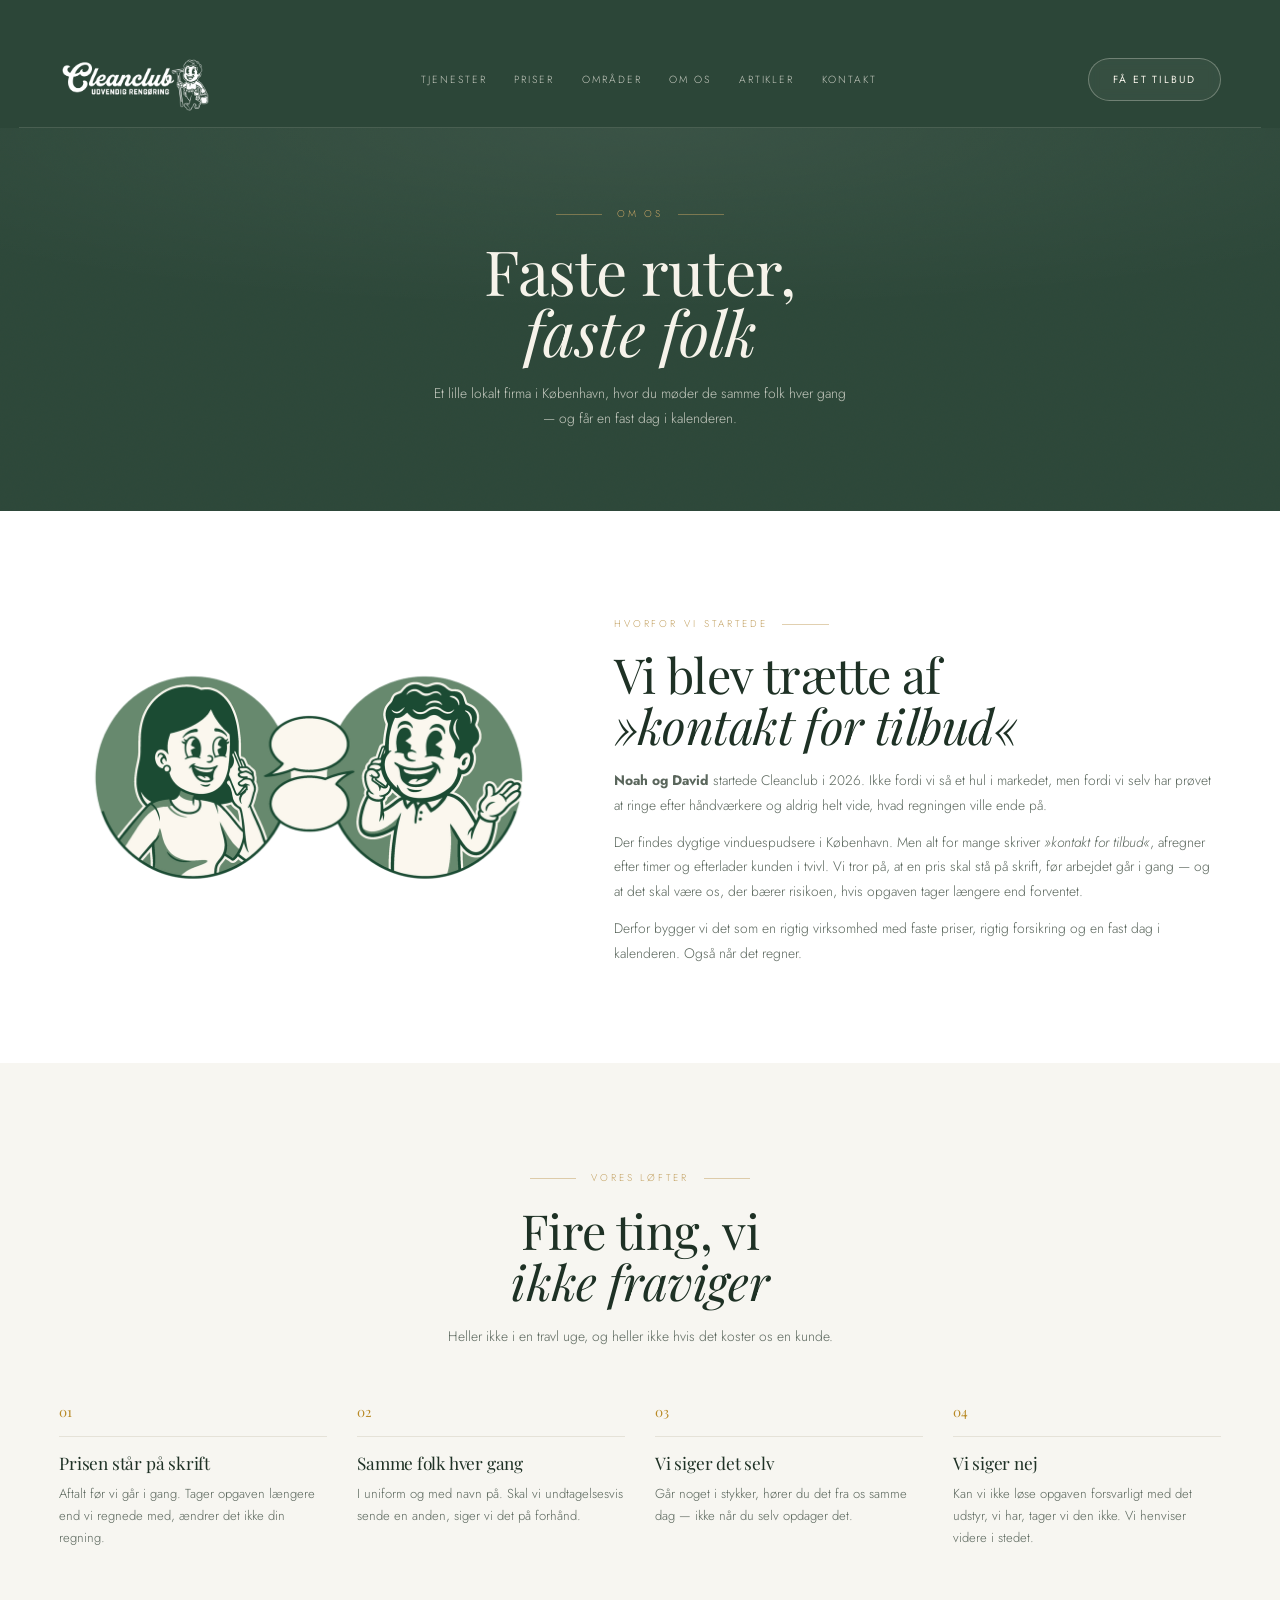
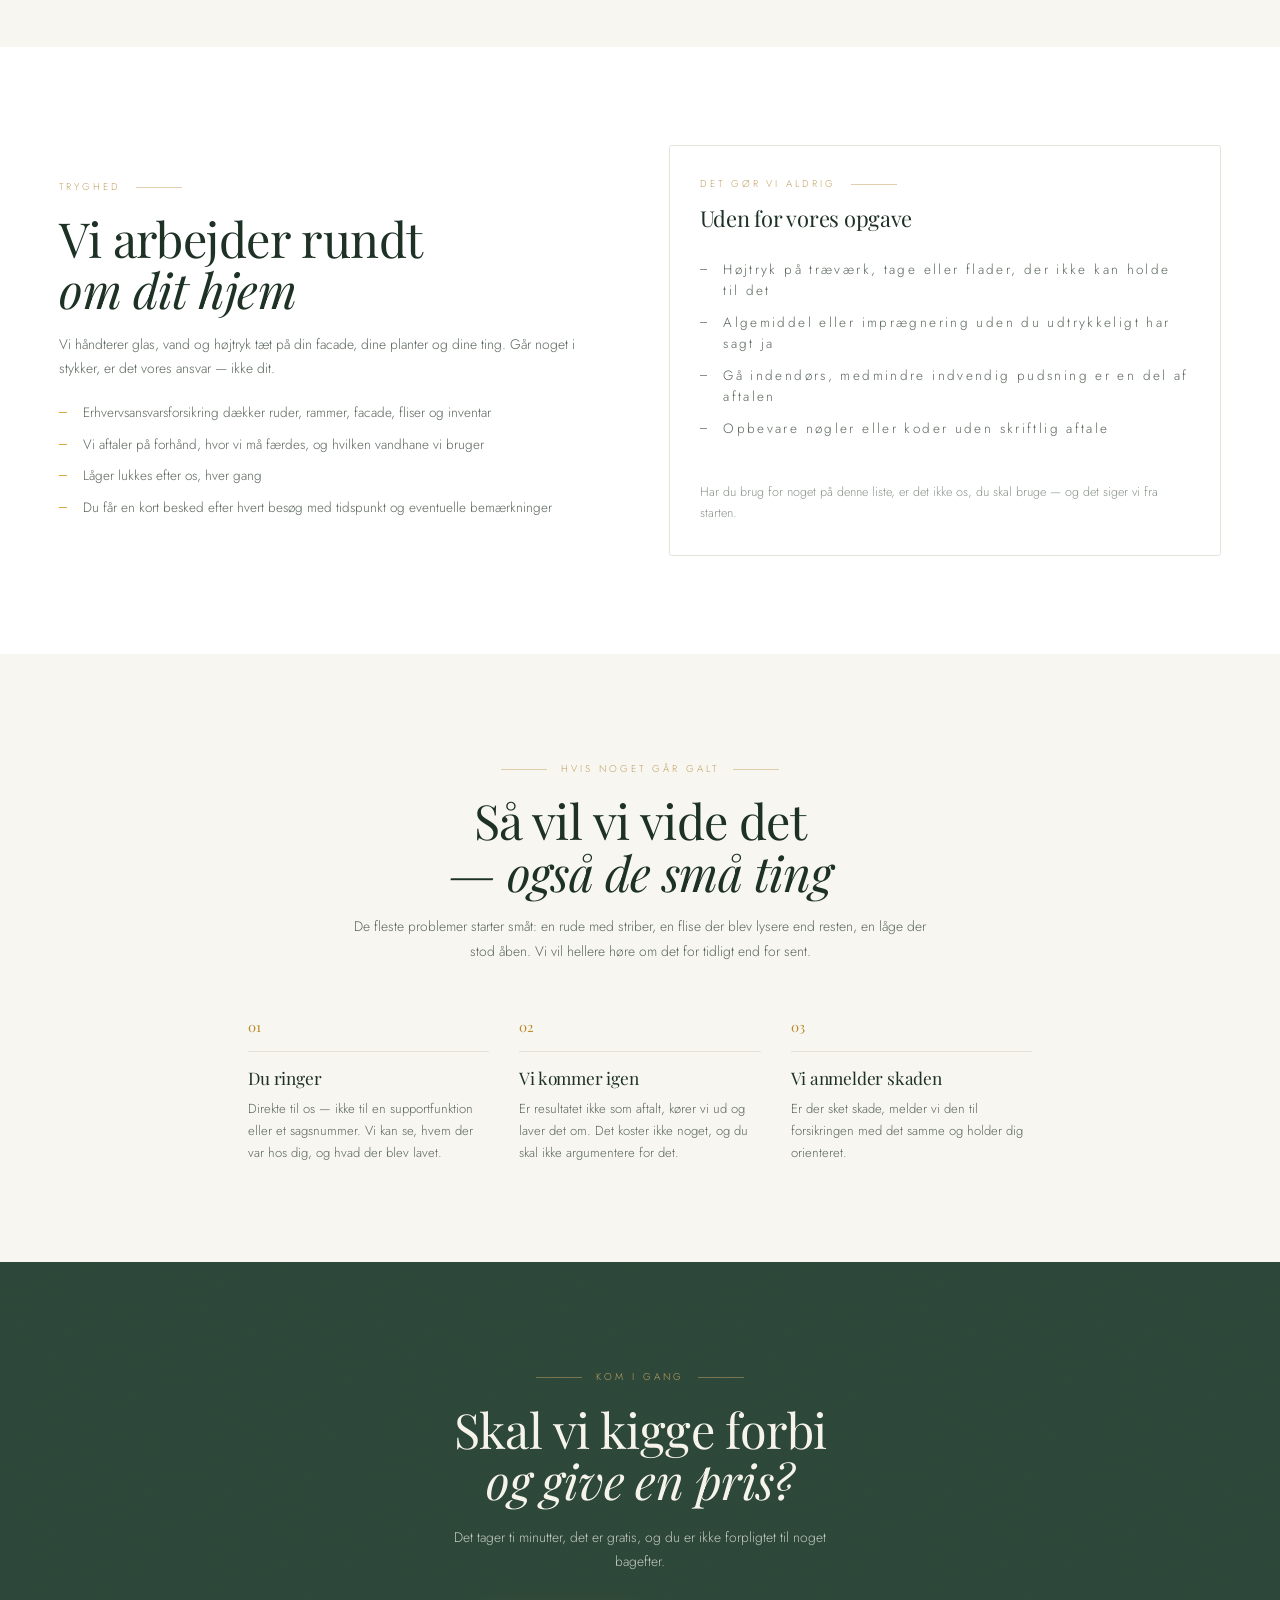
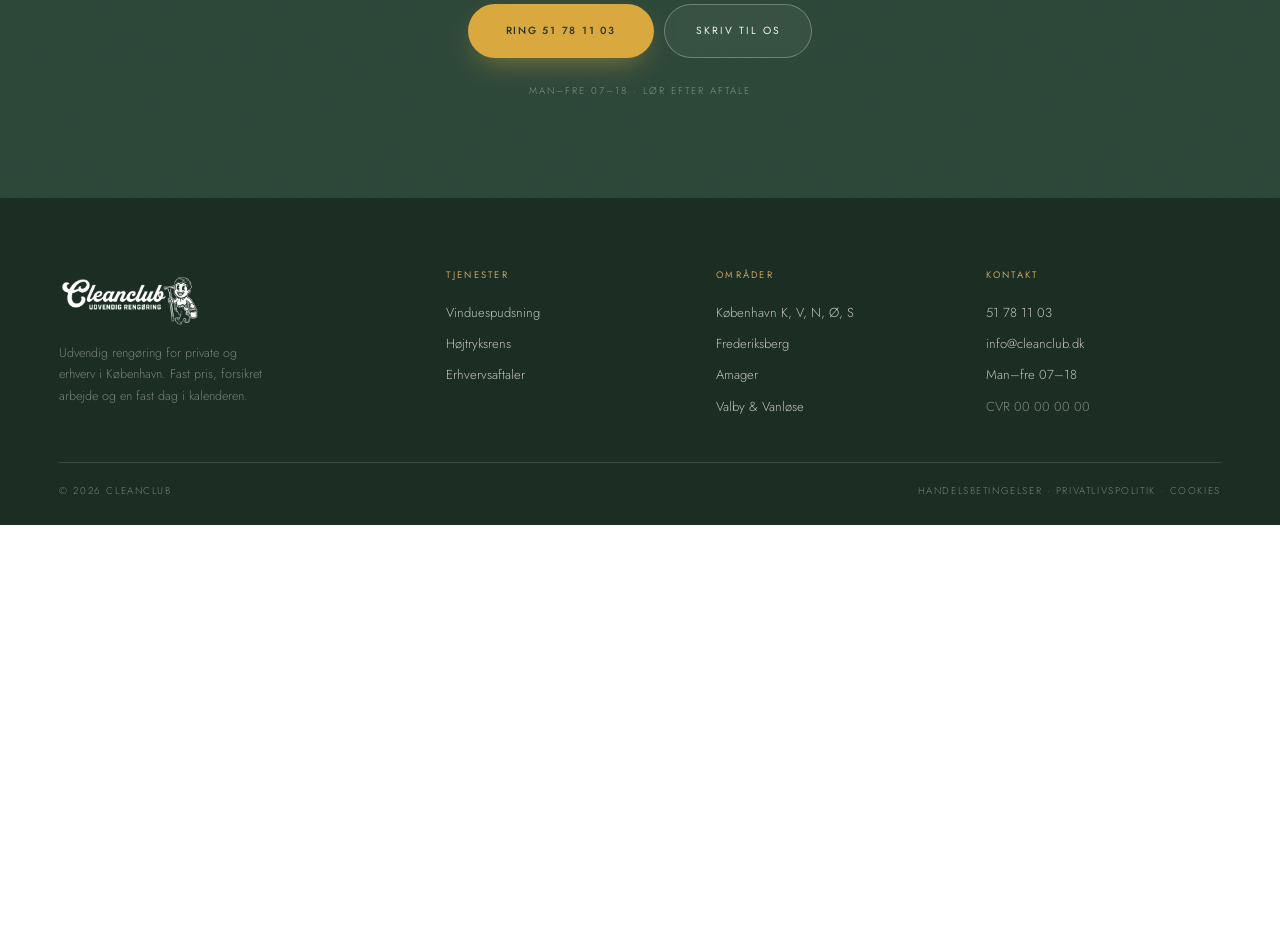
<file: om-os.html>
<!DOCTYPE html>
<html lang="da">
<head>
<meta charset="utf-8">
<meta name="viewport" content="width=device-width, initial-scale=1">
<title>Om os — Cleanclub</title>
<meta name="description" content="Hvem vi er, hvorfor vi startede Cleanclub, og hvad du kan regne med, når vi kommer på din grund.">
<link rel="preconnect" href="https://fonts.googleapis.com">
<link rel="preconnect" href="https://fonts.gstatic.com" crossorigin>
<link href="https://fonts.googleapis.com/css2?family=Playfair+Display:ital,wght@0,400;0,500;1,400;1,500&family=Jost:wght@300;400;500&display=swap" rel="stylesheet">
<link rel="stylesheet" href="style.css?v=15">
</head>
<body>

<nav class="nav subnav">
  <div class="wrap inner">
    <a href="index.html" class="brand" data-brand>
      <img src="cleanclub-hvid.png" alt="Cleanclub — udvendig rengøring">
    </a>
    <div class="links" id="hovedmenu">
      <a href="tjenester.html">Tjenester</a>
      <a href="index.html#priser">Priser</a>
      <a href="index.html#omraader">Områder</a>
      <a href="om-os.html">Om os</a>
        <a href="artikler/">Artikler</a>
      <a href="#kontakt">Kontakt</a>
        <a href="#kontakt" class="menu-cta">Få et tilbud</a>
    </div>
      <button type="button" class="burger" aria-label="Åbn menu"
              aria-expanded="false" aria-controls="hovedmenu">
        <span></span><span></span><span></span>
      </button>
    <a href="#kontakt" class="pill pill-ghost">Få et tilbud</a>
  </div>
</nav>

<section class="pagehead" style="padding-top:clamp(50px,6vw,86px)">
  <div class="wrap">
    <span class="eyebrow">Om os</span>
    <h1>Faste ruter,<br><em style="font-style:italic">faste folk</em></h1>
    <p class="lede">
      Et lille lokalt firma i København, hvor du møder de samme folk hver gang
      — og får en fast dag i kalenderen.
    </p>
  </div>
</section>

<!-- ===================== HISTORIEN ===================== -->
<section class="pad">
  <div class="wrap">
    <div class="about-split">
      <div class="about-fig"><img class="mascot" src="img/samtale.webp" alt="Kunde og vinduespudser taler sammen i telefonen"></div>
      <div>
        <span class="eyebrow left">Hvorfor vi startede</span>
        <h2 style="margin-top:16px">Vi blev trætte af<br><em style="font-style:italic">»kontakt for tilbud«</em></h2>
        <p class="lede" style="margin-top:18px">
          <b>Noah og David</b> startede Cleanclub i 2026. Ikke fordi vi så et hul i markedet,
          men fordi vi selv har prøvet at ringe efter håndværkere og aldrig helt vide, hvad regningen
          ville ende på.
        </p>
        <p class="lede" style="margin-top:14px">
          Der findes dygtige vinduespudsere i København. Men alt for mange skriver
          <em>»kontakt for tilbud«</em>, afregner efter timer og efterlader kunden i tvivl.
          Vi tror på, at en pris skal stå på skrift, før arbejdet går i gang — og at det skal
          være os, der bærer risikoen, hvis opgaven tager længere end forventet.
        </p>
        <p class="lede" style="margin-top:14px">
          Derfor bygger vi det som en rigtig virksomhed med faste priser, rigtig forsikring og
          en fast dag i kalenderen. Også når det regner.
        </p>
      </div>
    </div>
  </div>
</section>

<!-- ===================== LØFTERNE ===================== -->
<section class="pad tint">
  <div class="wrap">
    <div class="sec-head mid">
      <span class="eyebrow">Vores løfter</span>
      <h2>Fire ting, vi<br><em style="font-style:italic">ikke fraviger</em></h2>
      <p class="lede">Heller ikke i en travl uge, og heller ikke hvis det koster os en kunde.</p>
    </div>

    <div class="steps">
      <div class="step">
        <div class="n">01</div><h3>Prisen står på skrift</h3>
        <p>Aftalt før vi går i gang. Tager opgaven længere end vi regnede med, ændrer det ikke din regning.</p>
      </div>
      <div class="step">
        <div class="n">02</div><h3>Samme folk hver gang</h3>
        <p>I uniform og med navn på. Skal vi undtagelsesvis sende en anden, siger vi det på forhånd.</p>
      </div>
      <div class="step">
        <div class="n">03</div><h3>Vi siger det selv</h3>
        <p>Går noget i stykker, hører du det fra os samme dag — ikke når du selv opdager det.</p>
      </div>
      <div class="step">
        <div class="n">04</div><h3>Vi siger nej</h3>
        <p>Kan vi ikke løse opgaven forsvarligt med det udstyr, vi har, tager vi den ikke. Vi henviser videre i stedet.</p>
      </div>
    </div>
  </div>
</section>

<!-- ===================== TRYGHED ===================== -->
<section class="pad">
  <div class="wrap">
    <div class="split">
      <div>
        <span class="eyebrow left">Tryghed</span>
        <h2 style="margin-top:16px">Vi arbejder rundt<br><em style="font-style:italic">om dit hjem</em></h2>
        <p class="lede" style="margin-top:18px">
          Vi håndterer glas, vand og højtryk tæt på din facade, dine planter og dine ting.
          Går noget i stykker, er det vores ansvar — ikke dit.
        </p>
        <ul class="inc" style="margin-top:24px">
          <li>Erhvervsansvarsforsikring dækker ruder, rammer, facade, fliser og inventar</li>
          <li>Vi aftaler på forhånd, hvor vi må færdes, og hvilken vandhane vi bruger</li>
          <li>Låger lukkes efter os, hver gang</li>
          <li>Du får en kort besked efter hvert besøg med tidspunkt og eventuelle bemærkninger</li>
        </ul>
      </div>

      <div>
        <div class="card">
          <span class="eyebrow left">Det gør vi aldrig</span>
          <h3 style="margin-top:14px">Uden for vores opgave</h3>
          <ul class="inc no" style="margin-top:18px">
            <li>Højtryk på træværk, tage eller flader, der ikke kan holde til det</li>
            <li>Algemiddel eller imprægnering uden du udtrykkeligt har sagt ja</li>
            <li>Gå indendørs, medmindre indvendig pudsning er en del af aftalen</li>
            <li>Opbevare nøgler eller koder uden skriftlig aftale</li>
          </ul>
          <p style="margin-top:20px;font-size:14px;color:var(--ink-3);line-height:1.7">
            Har du brug for noget på denne liste, er det ikke os, du skal bruge —
            og det siger vi fra starten.
          </p>
        </div>
      </div>
    </div>
  </div>
</section>

<!-- ===================== HVIS NOGET GÅR GALT ===================== -->
<section class="pad tint">
  <div class="wrap narrow">
    <div class="sec-head mid">
      <span class="eyebrow">Hvis noget går galt</span>
      <h2>Så vil vi vide det<br><em style="font-style:italic">— også de små ting</em></h2>
      <p class="lede">
        De fleste problemer starter småt: en rude med striber, en flise der blev lysere end resten,
        en låge der stod åben. Vi vil hellere høre om det for tidligt end for sent.
      </p>
    </div>

    <div class="steps" style="grid-template-columns:repeat(3,1fr)">
      <div class="step">
        <div class="n">01</div><h3>Du ringer</h3>
        <p>Direkte til os — ikke til en supportfunktion eller et sagsnummer. Vi kan se, hvem der var hos dig, og hvad der blev lavet.</p>
      </div>
      <div class="step">
        <div class="n">02</div><h3>Vi kommer igen</h3>
        <p>Er resultatet ikke som aftalt, kører vi ud og laver det om. Det koster ikke noget, og du skal ikke argumentere for det.</p>
      </div>
      <div class="step">
        <div class="n">03</div><h3>Vi anmelder skaden</h3>
        <p>Er der sket skade, melder vi den til forsikringen med det samme og holder dig orienteret.</p>
      </div>
    </div>
  </div>
</section>
<!-- ===================== SLUT-CTA ===================== -->
<section class="pad on-green endcta" id="kontakt">
  <div class="wrap">
    <span class="eyebrow">Kom i gang</span>
    <h2>Skal vi kigge forbi<br><em style="font-style:italic">og give en pris?</em></h2>
    <p class="lede">
      Det tager ti minutter, det er gratis, og du er ikke forpligtet til noget bagefter.
    </p>
    <div class="btns">
      <a href="tel:+4551781103" class="pill pill-gold">Ring 51 78 11 03</a>
      <a href="mailto:info@cleanclub.dk" class="pill pill-ghost" style="padding:19px 34px">Skriv til os</a>
    </div>
    <p class="hours">Man–fre 07–18 · Lør efter aftale</p>
  </div>
</section>

<footer class="foot">
  <div class="wrap">
    <div class="foot-top">
      <div class="foot-brand">
        <img src="cleanclub-hvid.png" alt="Cleanclub — udvendig rengøring">
        <p>Udvendig rengøring for private og erhverv i København.
          Fast pris, forsikret arbejde og en fast dag i kalenderen.</p>
      </div>
      <div class="foot-col">
        <h4>Tjenester</h4>
        <a href="tjenester.html#vinduer">Vinduespudsning</a>
        <a href="tjenester.html#hojtryk">Højtryksrens</a>
        <a href="tjenester.html#erhverv">Erhvervsaftaler</a>
      </div>
      <div class="foot-col">
        <h4>Områder</h4>
        <a href="index.html#omraader">København K, V, N, Ø, S</a>
        <a href="index.html#omraader">Frederiksberg</a>
        <a href="index.html#omraader">Amager</a>
        <a href="index.html#omraader">Valby &amp; Vanløse</a>
      </div>
      <div class="foot-col">
        <h4>Kontakt</h4>
        <a href="tel:+4551781103">51 78 11 03</a>
        <a href="mailto:info@cleanclub.dk">info@cleanclub.dk</a>
        <p>Man–fre 07–18</p>
        <p style="opacity:.6">CVR 00 00 00 00</p>
      </div>
    </div>
    <div class="foot-bar">
      <span>© 2026 Cleanclub</span>
      <span>Handelsbetingelser · Privatlivspolitik · Cookies</span>
    </div>
  </div>
</footer>

<script src="nav.js"></script>
</body>
</html>
</file>
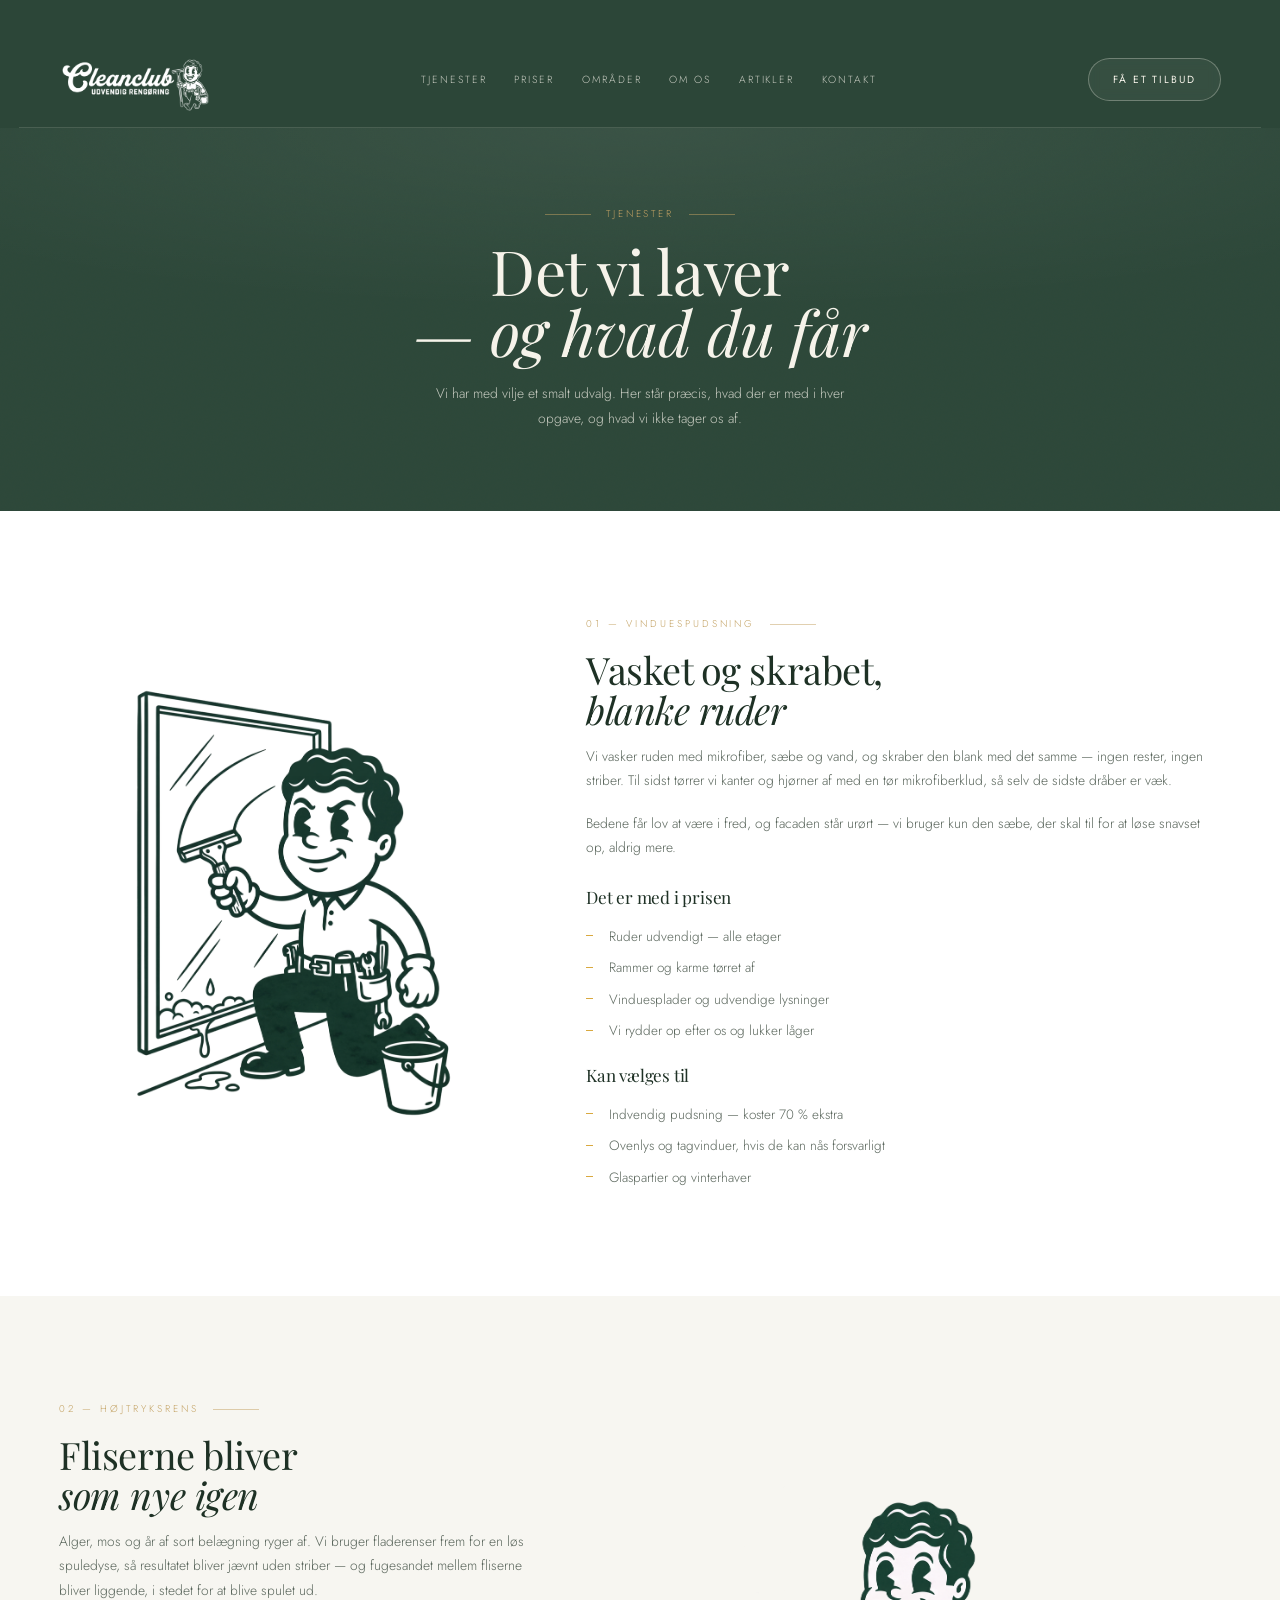
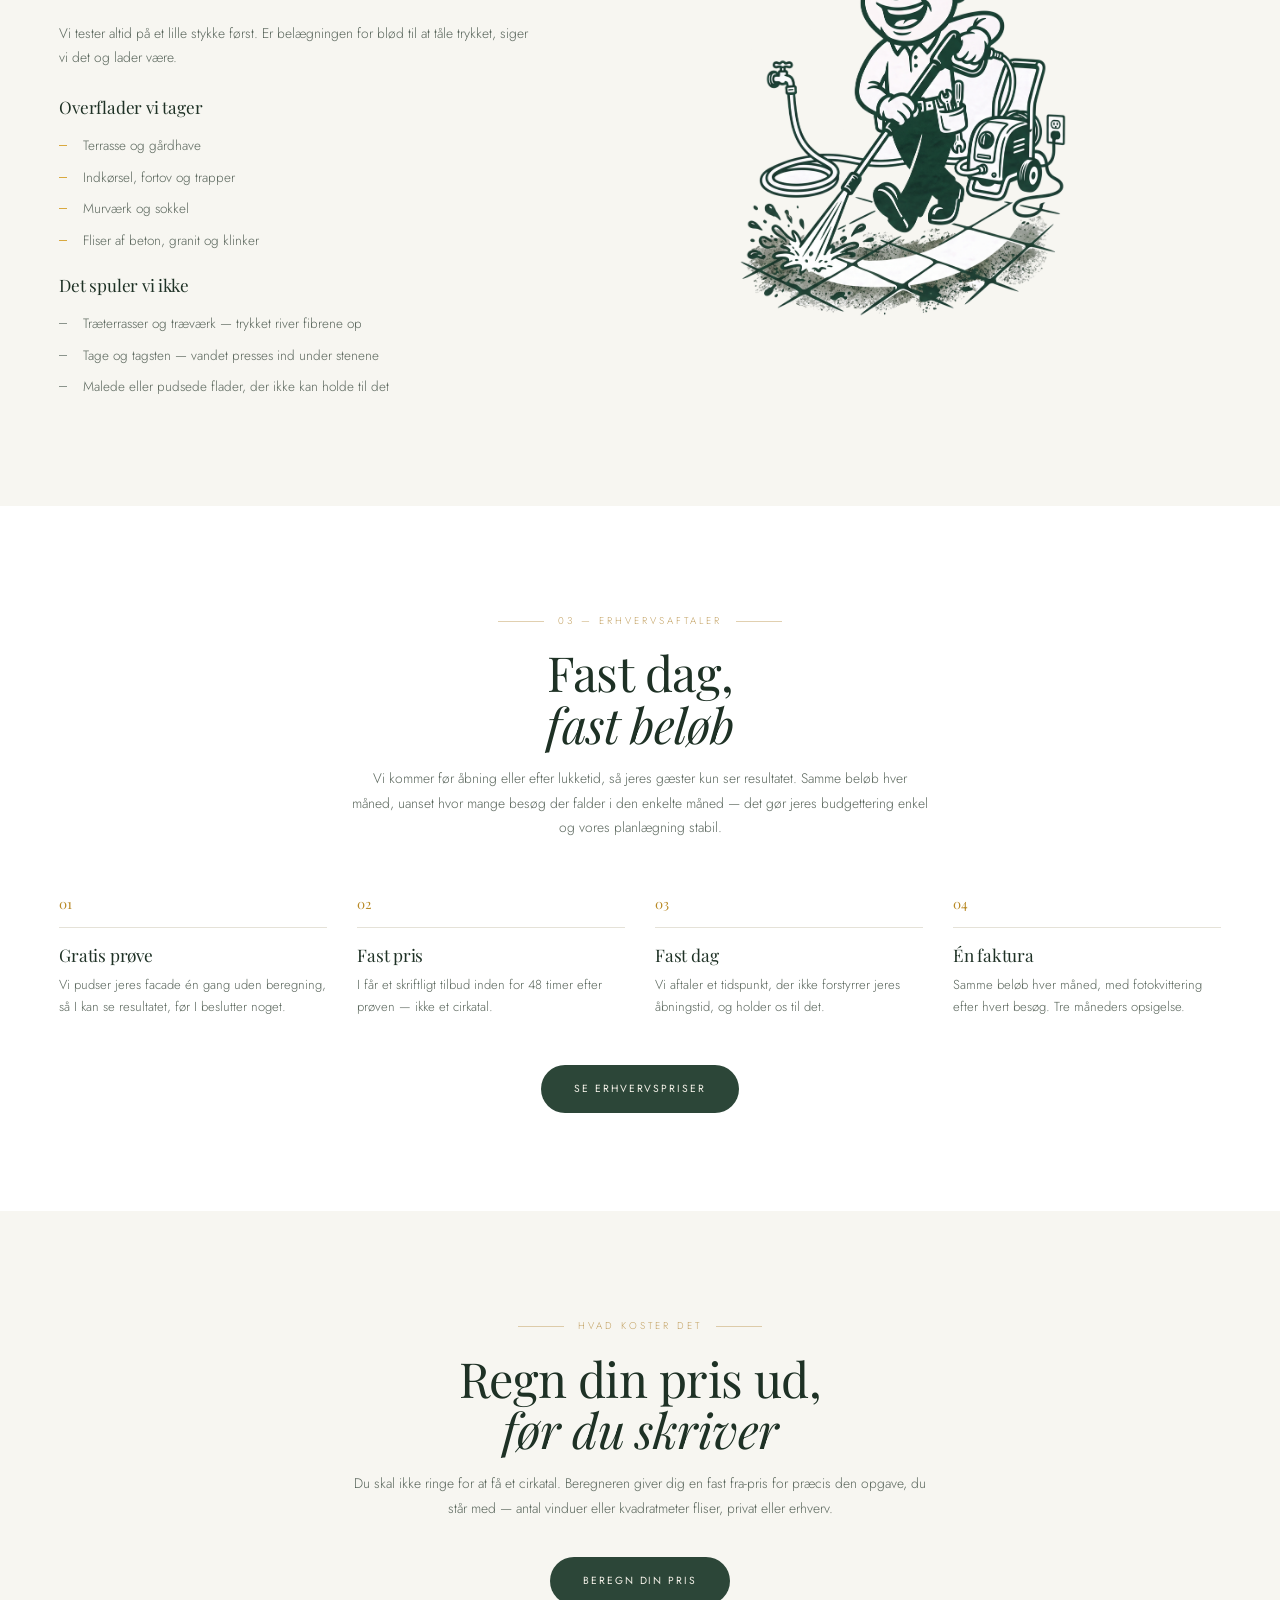
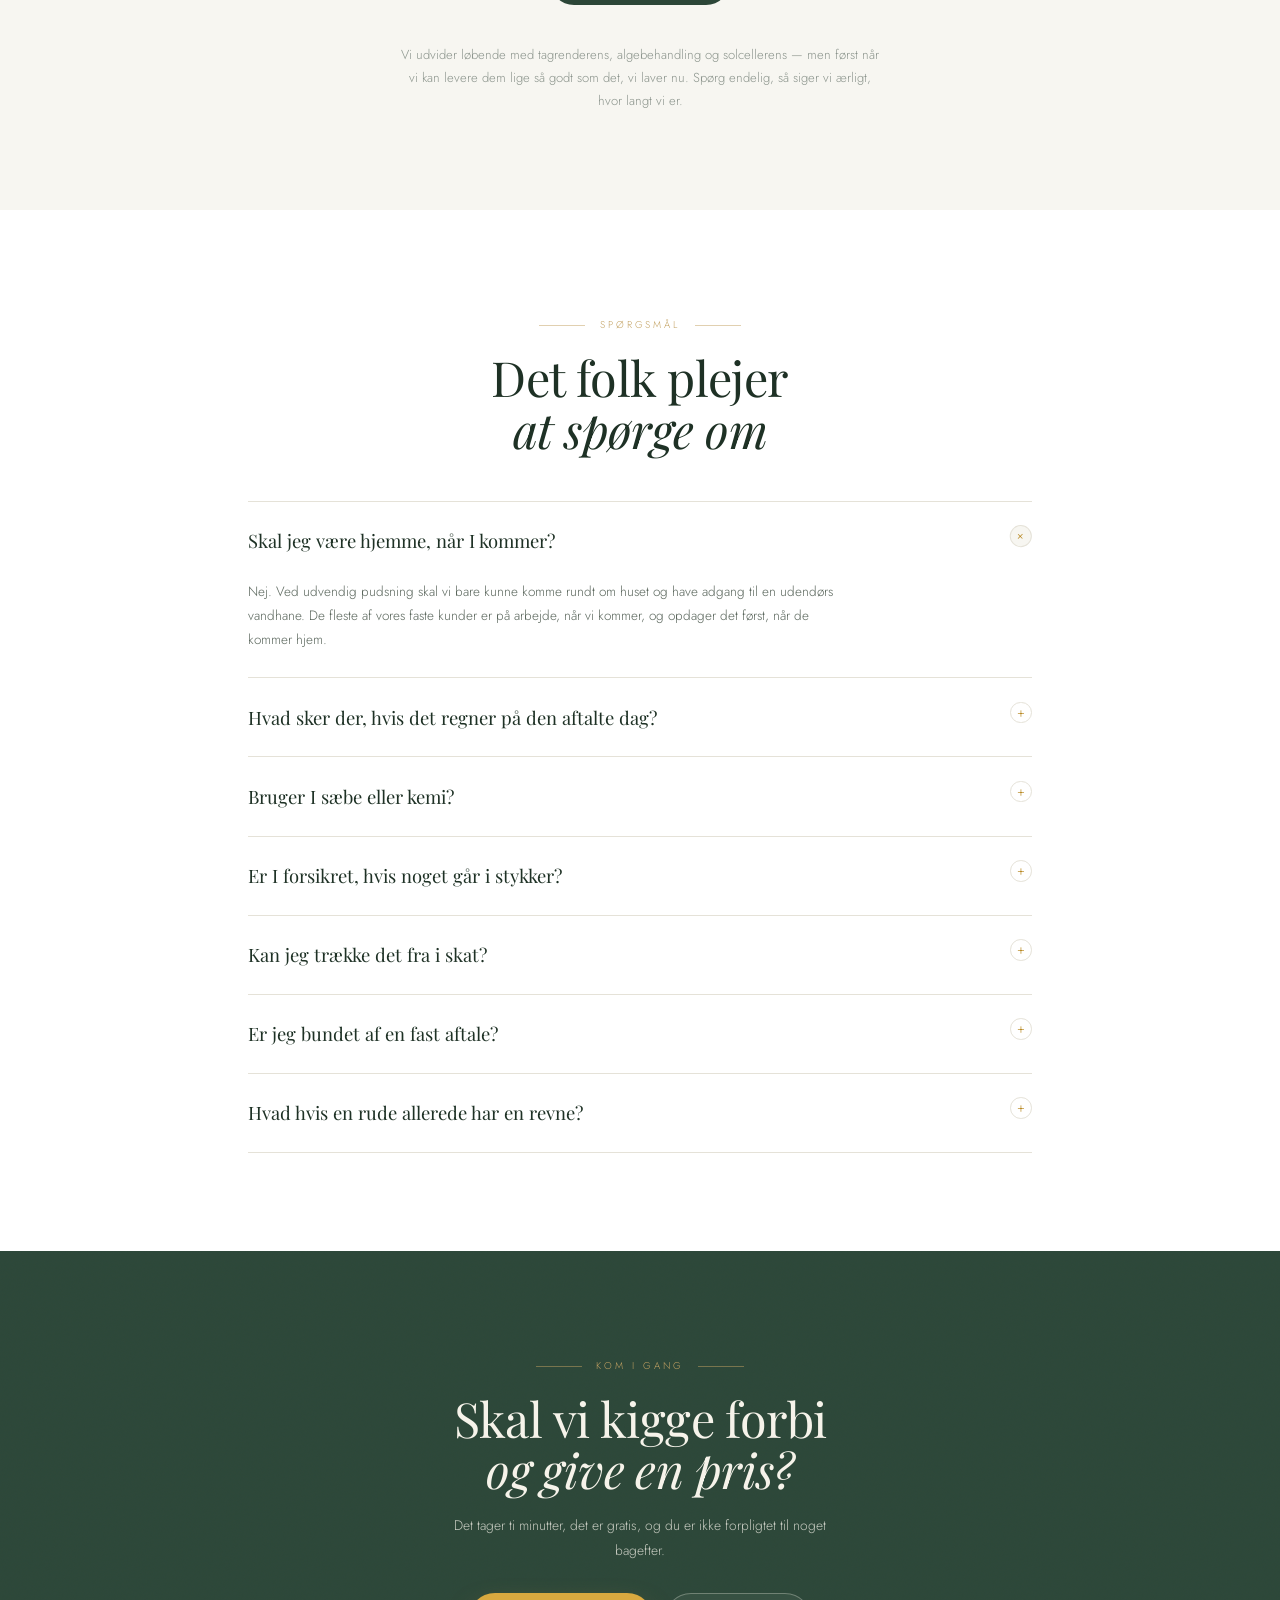
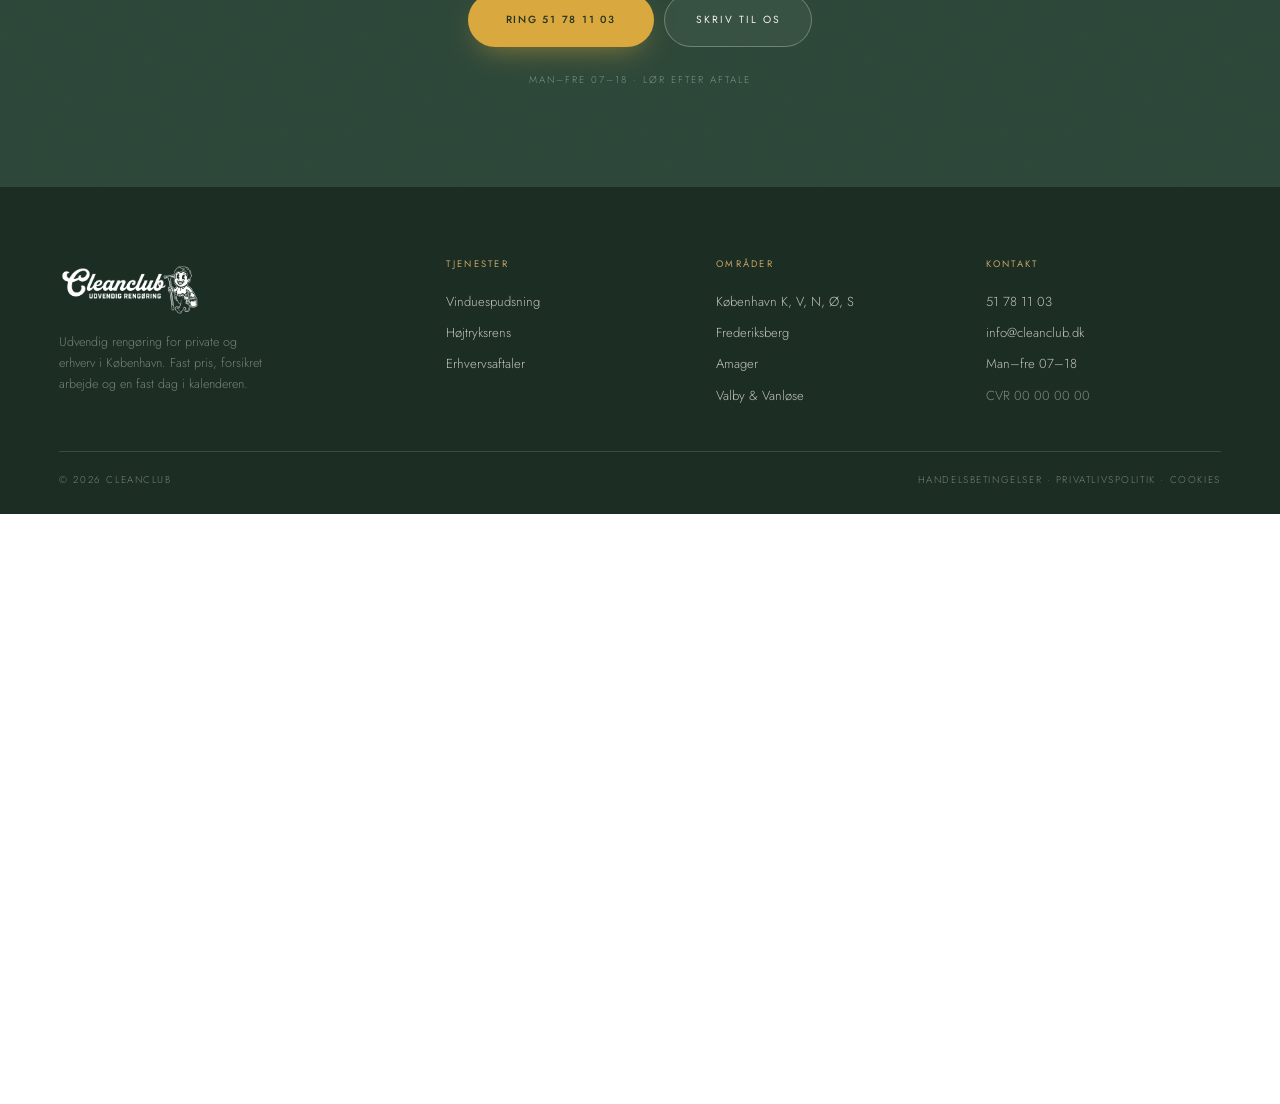
<file: tjenester.html>
<!DOCTYPE html>
<html lang="da">
<head>
<meta charset="utf-8">
<meta name="viewport" content="width=device-width, initial-scale=1">
<title>Tjenester — Cleanclub</title>
<meta name="description" content="Vinduespudsning, højtryksrens og erhvervsaftaler i København. Se præcis hvad der er med i hver opgave.">
<link rel="preconnect" href="https://fonts.googleapis.com">
<link rel="preconnect" href="https://fonts.gstatic.com" crossorigin>
<link href="https://fonts.googleapis.com/css2?family=Playfair+Display:ital,wght@0,400;0,500;1,400;1,500&family=Jost:wght@300;400;500&display=swap" rel="stylesheet">
<link rel="stylesheet" href="style.css?v=15">
</head>
<body>

<nav class="nav subnav">
  <div class="wrap inner">
    <a href="index.html" class="brand" data-brand>
      <img src="cleanclub-hvid.png" alt="Cleanclub — udvendig rengøring">
    </a>
    <div class="links" id="hovedmenu">
      <a href="tjenester.html">Tjenester</a>
      <a href="index.html#priser">Priser</a>
      <a href="index.html#omraader">Områder</a>
      <a href="om-os.html">Om os</a>
        <a href="artikler/">Artikler</a>
      <a href="#kontakt">Kontakt</a>
        <a href="#kontakt" class="menu-cta">Få et tilbud</a>
    </div>
      <button type="button" class="burger" aria-label="Åbn menu"
              aria-expanded="false" aria-controls="hovedmenu">
        <span></span><span></span><span></span>
      </button>
    <a href="#kontakt" class="pill pill-ghost">Få et tilbud</a>
  </div>
</nav>

<section class="pagehead" style="padding-top:clamp(50px,6vw,86px)">
  <div class="wrap">
    <span class="eyebrow">Tjenester</span>
    <h1>Det vi laver<br><em style="font-style:italic">— og hvad du får</em></h1>
    <p class="lede">
      Vi har med vilje et smalt udvalg. Her står præcis, hvad der er med i hver opgave,
      og hvad vi ikke tager os af.
    </p>
  </div>
</section>

<!-- ===================== VINDUESPUDSNING ===================== -->
<section class="pad" id="vinduer">
  <div class="wrap">
    <div class="svc-block">
      <div class="svc-art"><img class="mascot" src="img/mascot-vindue.png" alt="Vinduespudsning"></div>
      <div>
        <span class="eyebrow left">01 — Vinduespudsning</span>
        <h2 style="margin-top:16px">Vasket og skrabet,<br><em style="font-style:italic">blanke ruder</em></h2>
        <p class="lede">
          Vi vasker ruden med mikrofiber, sæbe og vand, og skraber den blank med det samme —
          ingen rester, ingen striber. Til sidst tørrer vi kanter og hjørner af med en tør
          mikrofiberklud, så selv de sidste dråber er væk.
        </p>
        <p class="lede">
          Bedene får lov at være i fred, og facaden står urørt — vi bruger kun den sæbe,
          der skal til for at løse snavset op, aldrig mere.
        </p>

        <h3 style="margin-top:30px;font-size:19px">Det er med i prisen</h3>
        <ul class="inc">
          <li>Ruder udvendigt — alle etager</li>
          <li>Rammer og karme tørret af</li>
          <li>Vinduesplader og udvendige lysninger</li>
          <li>Vi rydder op efter os og lukker låger</li>
        </ul>

        <h3 style="margin-top:26px;font-size:19px">Kan vælges til</h3>
        <ul class="inc">
          <li>Indvendig pudsning — koster 70&nbsp;% ekstra</li>
          <li>Ovenlys og tagvinduer, hvis de kan nås forsvarligt</li>
          <li>Glaspartier og vinterhaver</li>
        </ul>
      </div>
    </div>
  </div>
</section>

<!-- ===================== HØJTRYKSRENS ===================== -->
<section class="pad tint" id="hojtryk">
  <div class="wrap">
    <div class="svc-block flip">
      <div class="svc-art"><img class="mascot" src="img/mascot-hojtryk.png" alt="Højtryksrens"></div>
      <div>
        <span class="eyebrow left">02 — Højtryksrens</span>
        <h2 style="margin-top:16px">Fliserne bliver<br><em style="font-style:italic">som nye igen</em></h2>
        <p class="lede">
          Alger, mos og år af sort belægning ryger af. Vi bruger fladerenser frem for en løs spuledyse,
          så resultatet bliver jævnt uden striber — og fugesandet mellem fliserne bliver liggende,
          i stedet for at blive spulet ud.
        </p>
        <p class="lede">
          Vi tester altid på et lille stykke først. Er belægningen for blød til at tåle trykket,
          siger vi det og lader være.
        </p>

        <h3 style="margin-top:30px;font-size:19px">Overflader vi tager</h3>
        <ul class="inc">
          <li>Terrasse og gårdhave</li>
          <li>Indkørsel, fortov og trapper</li>
          <li>Murværk og sokkel</li>
          <li>Fliser af beton, granit og klinker</li>
        </ul>

        <h3 style="margin-top:26px;font-size:19px">Det spuler vi ikke</h3>
        <ul class="inc no">
          <li>Træterrasser og træværk — trykket river fibrene op</li>
          <li>Tage og tagsten — vandet presses ind under stenene</li>
          <li>Malede eller pudsede flader, der ikke kan holde til det</li>
        </ul>
      </div>
    </div>
  </div>
</section>

<!-- ===================== ERHVERV ===================== -->
<section class="pad" id="erhverv">
  <div class="wrap">
    <div class="sec-head mid">
      <span class="eyebrow">03 — Erhvervsaftaler</span>
      <h2>Fast dag,<br><em style="font-style:italic">fast beløb</em></h2>
      <p class="lede">
        Vi kommer før åbning eller efter lukketid, så jeres gæster kun ser resultatet.
        Samme beløb hver måned, uanset hvor mange besøg der falder i den enkelte måned —
        det gør jeres budgettering enkel og vores planlægning stabil.
      </p>
    </div>

    <div class="steps">
      <div class="step"><div class="n">01</div><h3>Gratis prøve</h3>
        <p>Vi pudser jeres facade én gang uden beregning, så I kan se resultatet, før I beslutter noget.</p></div>
      <div class="step"><div class="n">02</div><h3>Fast pris</h3>
        <p>I får et skriftligt tilbud inden for 48 timer efter prøven — ikke et cirkatal.</p></div>
      <div class="step"><div class="n">03</div><h3>Fast dag</h3>
        <p>Vi aftaler et tidspunkt, der ikke forstyrrer jeres åbningstid, og holder os til det.</p></div>
      <div class="step"><div class="n">04</div><h3>Én faktura</h3>
        <p>Samme beløb hver måned, med fotokvittering efter hvert besøg. Tre måneders opsigelse.</p></div>
    </div>

    <div style="text-align:center;margin-top:clamp(34px,4vw,52px)">
      <a href="index.html#priser" class="pill pill-dark">Se erhvervspriser</a>
    </div>
  </div>
</section>

<!-- ===================== HVAD KOSTER DET ===================== -->
<section class="pad tint" id="hvadkosterdet">
  <div class="wrap narrow">
    <div class="sec-head mid">
      <span class="eyebrow">Hvad koster det</span>
      <h2>Regn din pris ud,<br><em style="font-style:italic">før du skriver</em></h2>
      <p class="lede">
        Du skal ikke ringe for at få et cirkatal. Beregneren giver dig en fast fra-pris for
        præcis den opgave, du står med — antal vinduer eller kvadratmeter fliser, privat eller erhverv.
      </p>
    </div>

    <div style="text-align:center;margin-top:clamp(28px,3.2vw,40px)">
      <a href="index.html#priser" class="pill pill-dark">Beregn din pris</a>
    </div>

    <p style="text-align:center;margin-top:clamp(30px,3.4vw,44px);font-size:14.5px;
              color:var(--ink-3);line-height:1.75;max-width:60ch;margin-left:auto;margin-right:auto">
      Vi udvider løbende med tagrenderens, algebehandling og solcellerens — men først når vi kan
      levere dem lige så godt som det, vi laver nu. Spørg endelig, så siger vi ærligt, hvor langt vi er.
    </p>
  </div>
</section>

<!-- ===================== FAQ ===================== -->
<section class="pad">
  <div class="wrap narrow">
    <div class="sec-head mid">
      <span class="eyebrow">Spørgsmål</span>
      <h2>Det folk plejer<br><em style="font-style:italic">at spørge om</em></h2>
    </div>
    <div class="faq">
      <details open>
        <summary>Skal jeg være hjemme, når I kommer?<span class="pm">+</span></summary>
        <div class="ans">Nej. Ved udvendig pudsning skal vi bare kunne komme rundt om huset og have adgang til
          en udendørs vandhane. De fleste af vores faste kunder er på arbejde, når vi kommer, og opdager det
          først, når de kommer hjem.</div>
      </details>
      <details>
        <summary>Hvad sker der, hvis det regner på den aftalte dag?<span class="pm">+</span></summary>
        <div class="ans">Så rykker vi til førstkommende hverdag med brugbart vejr, og du får besked samme morgen.
          Prisen er den samme. Let regn er faktisk uproblematisk — det er kraftig regn, frost og hård vind, der stopper os.</div>
      </details>
      <details>
        <summary>Bruger I sæbe eller kemi?<span class="pm">+</span></summary>
        <div class="ans">Til vinduer bruger vi en mild sæbeopløsning i vaskevandet — den løser snavset op, uden at
          efterlade rester, når vi skraber ruden blank bagefter. Ved højtryksrens bruger vi kun algemiddel,
          hvis du udtrykkeligt har sagt ja til det.</div>
      </details>
      <details>
        <summary>Er I forsikret, hvis noget går i stykker?<span class="pm">+</span></summary>
        <div class="ans">Ja. Erhvervsansvarsforsikringen dækker skader på ruder, rammer, facade, fliser og inventar,
          som vi forvolder under arbejdet. Dokumentation sender vi gerne, inden vi starter. Opdager vi selv en skade,
          hører du det fra os samme dag.</div>
      </details>
      <details>
        <summary>Kan jeg trække det fra i skat?<span class="pm">+</span></summary>
        <div class="ans">Ja. Vinduespudsning og fliserens er omfattet af servicefradraget, hvor du kan trække arbejdslønnen
          fra — op til 18.300 kr. pr. person i 2026. Det kræver, at du betaler digitalt, så vi tager aldrig kontanter.</div>
      </details>
      <details>
        <summary>Er jeg bundet af en fast aftale?<span class="pm">+</span></summary>
        <div class="ans">Der er tre måneders gensidigt opsigelsesvarsel, men de første tre måneder er en prøveperiode
          med kun én måneds varsel. Du kan altså komme ud igen uden videre, hvis det ikke passer dig.</div>
      </details>
      <details>
        <summary>Hvad hvis en rude allerede har en revne?<span class="pm">+</span></summary>
        <div class="ans">Så siger vi det, før vi rører den. Ruder med revner, løse rammer eller rådne karme kan gå i stykker
          af selv forsigtig behandling. Vi noterer det, og du bestemmer, om vi skal lade den være.</div>
      </details>
    </div>
  </div>
</section>
<!-- ===================== SLUT-CTA ===================== -->
<section class="pad on-green endcta" id="kontakt">
  <div class="wrap">
    <span class="eyebrow">Kom i gang</span>
    <h2>Skal vi kigge forbi<br><em style="font-style:italic">og give en pris?</em></h2>
    <p class="lede">
      Det tager ti minutter, det er gratis, og du er ikke forpligtet til noget bagefter.
    </p>
    <div class="btns">
      <a href="tel:+4551781103" class="pill pill-gold">Ring 51 78 11 03</a>
      <a href="mailto:info@cleanclub.dk" class="pill pill-ghost" style="padding:19px 34px">Skriv til os</a>
    </div>
    <p class="hours">Man–fre 07–18 · Lør efter aftale</p>
  </div>
</section>

<footer class="foot">
  <div class="wrap">
    <div class="foot-top">
      <div class="foot-brand">
        <img src="cleanclub-hvid.png" alt="Cleanclub — udvendig rengøring">
        <p>Udvendig rengøring for private og erhverv i København.
          Fast pris, forsikret arbejde og en fast dag i kalenderen.</p>
      </div>
      <div class="foot-col">
        <h4>Tjenester</h4>
        <a href="tjenester.html#vinduer">Vinduespudsning</a>
        <a href="tjenester.html#hojtryk">Højtryksrens</a>
        <a href="tjenester.html#erhverv">Erhvervsaftaler</a>
      </div>
      <div class="foot-col">
        <h4>Områder</h4>
        <a href="index.html#omraader">København K, V, N, Ø, S</a>
        <a href="index.html#omraader">Frederiksberg</a>
        <a href="index.html#omraader">Amager</a>
        <a href="index.html#omraader">Valby &amp; Vanløse</a>
      </div>
      <div class="foot-col">
        <h4>Kontakt</h4>
        <a href="tel:+4551781103">51 78 11 03</a>
        <a href="mailto:info@cleanclub.dk">info@cleanclub.dk</a>
        <p>Man–fre 07–18</p>
        <p style="opacity:.6">CVR 00 00 00 00</p>
      </div>
    </div>
    <div class="foot-bar">
      <span>© 2026 Cleanclub</span>
      <span>Handelsbetingelser · Privatlivspolitik · Cookies</span>
    </div>
  </div>
</footer>

<script src="nav.js"></script>
</body>
</html>
</file>
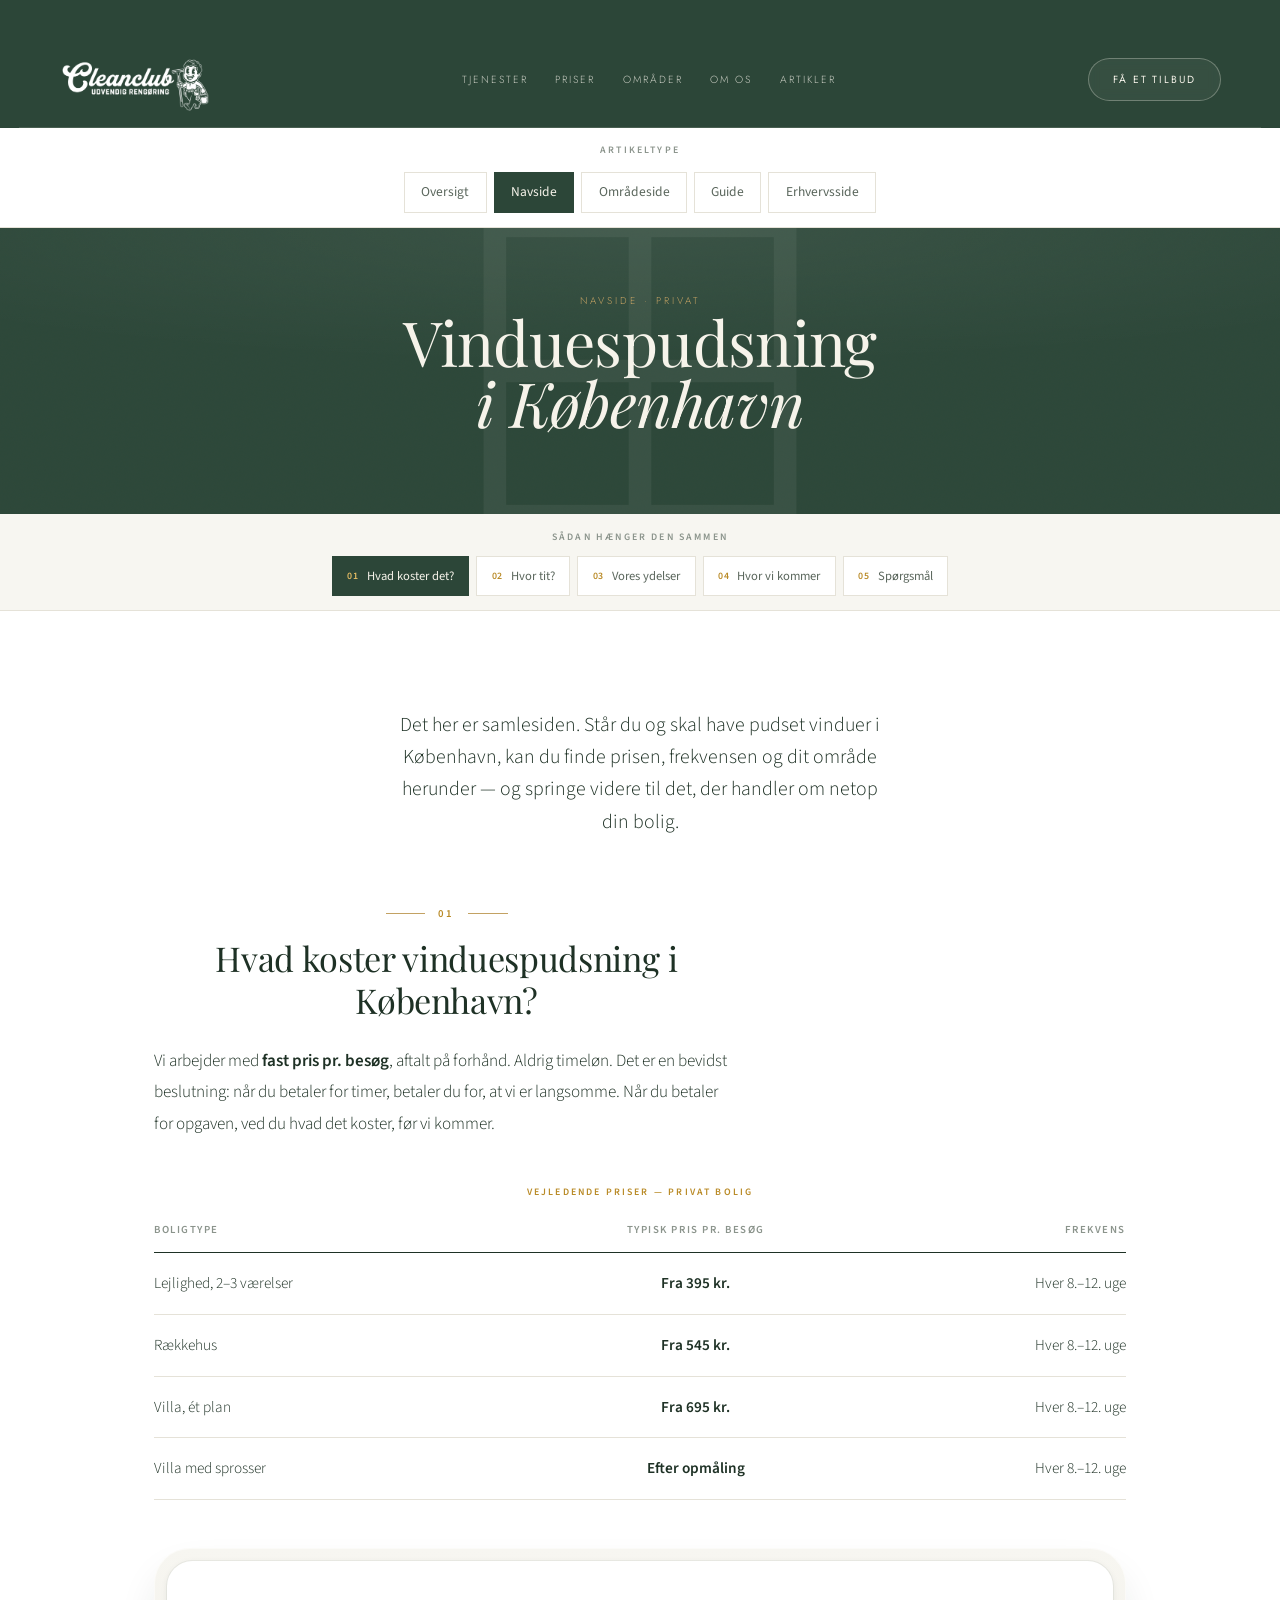
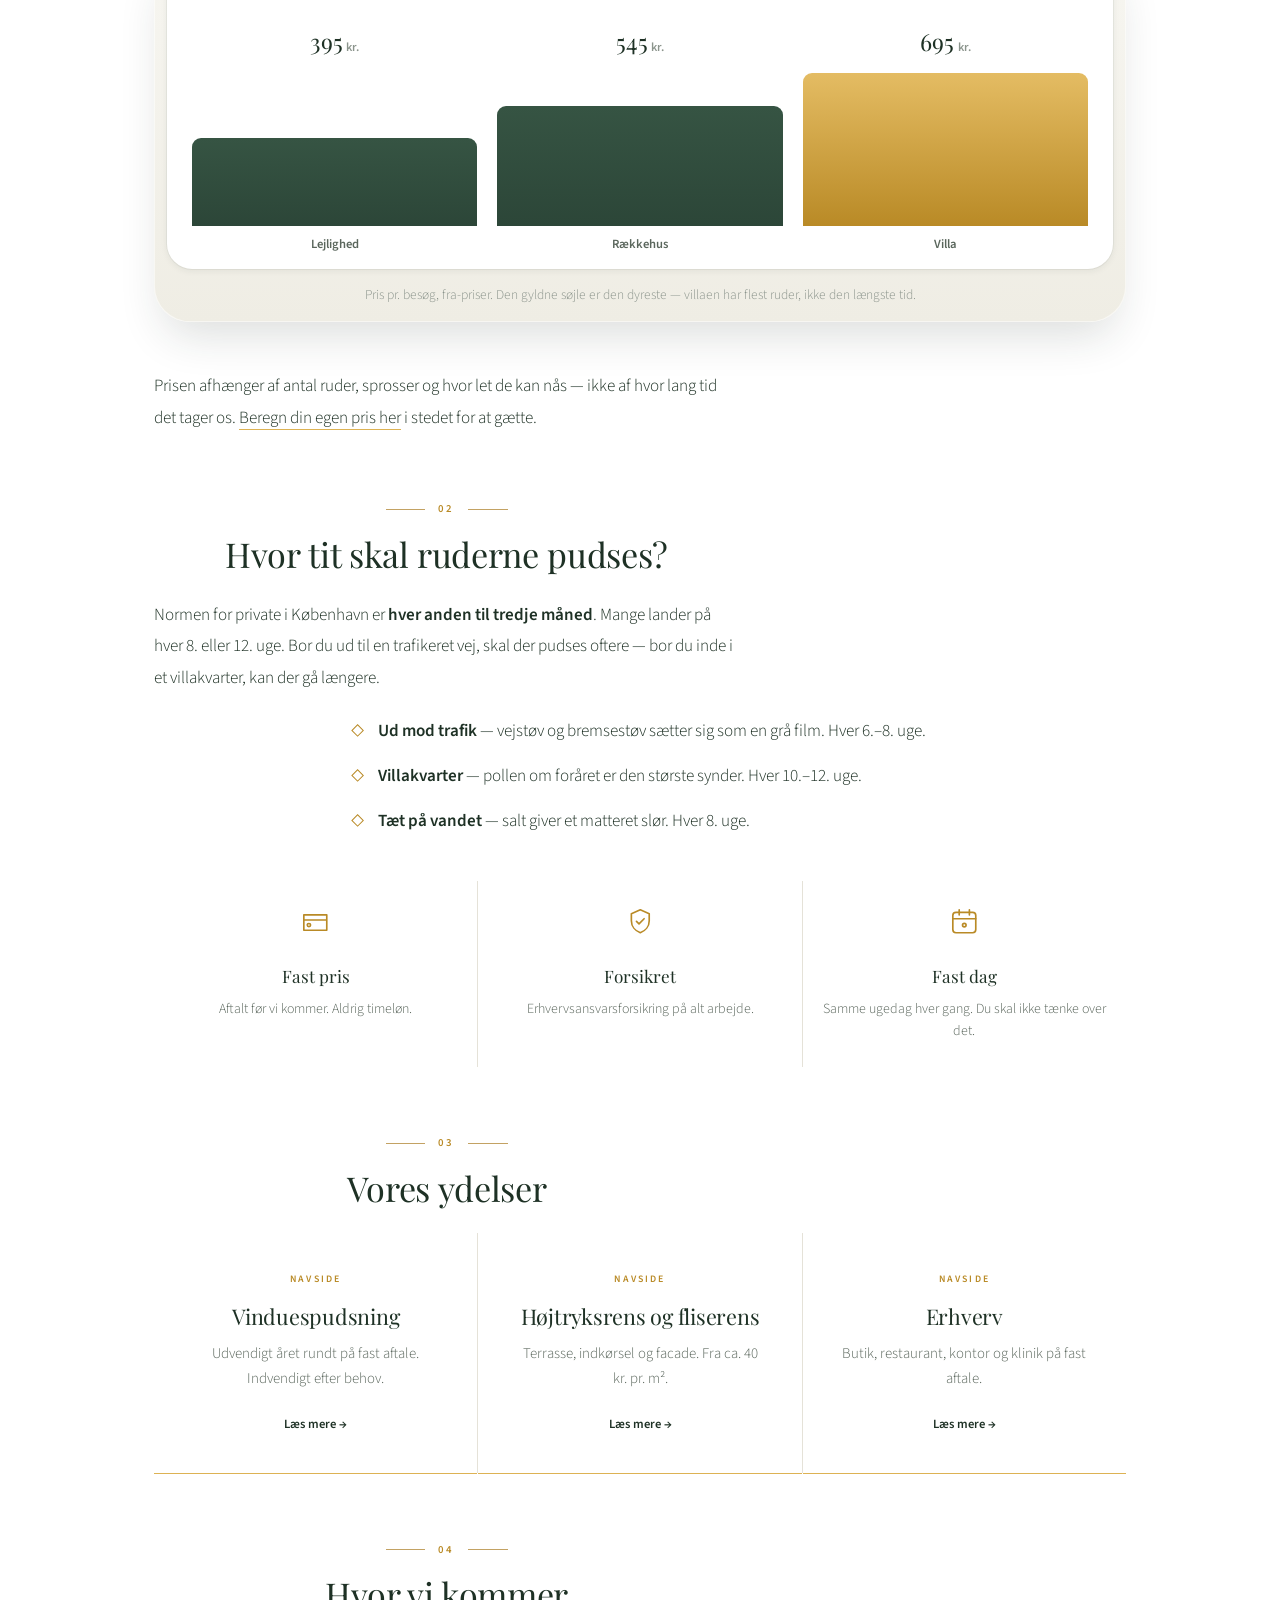
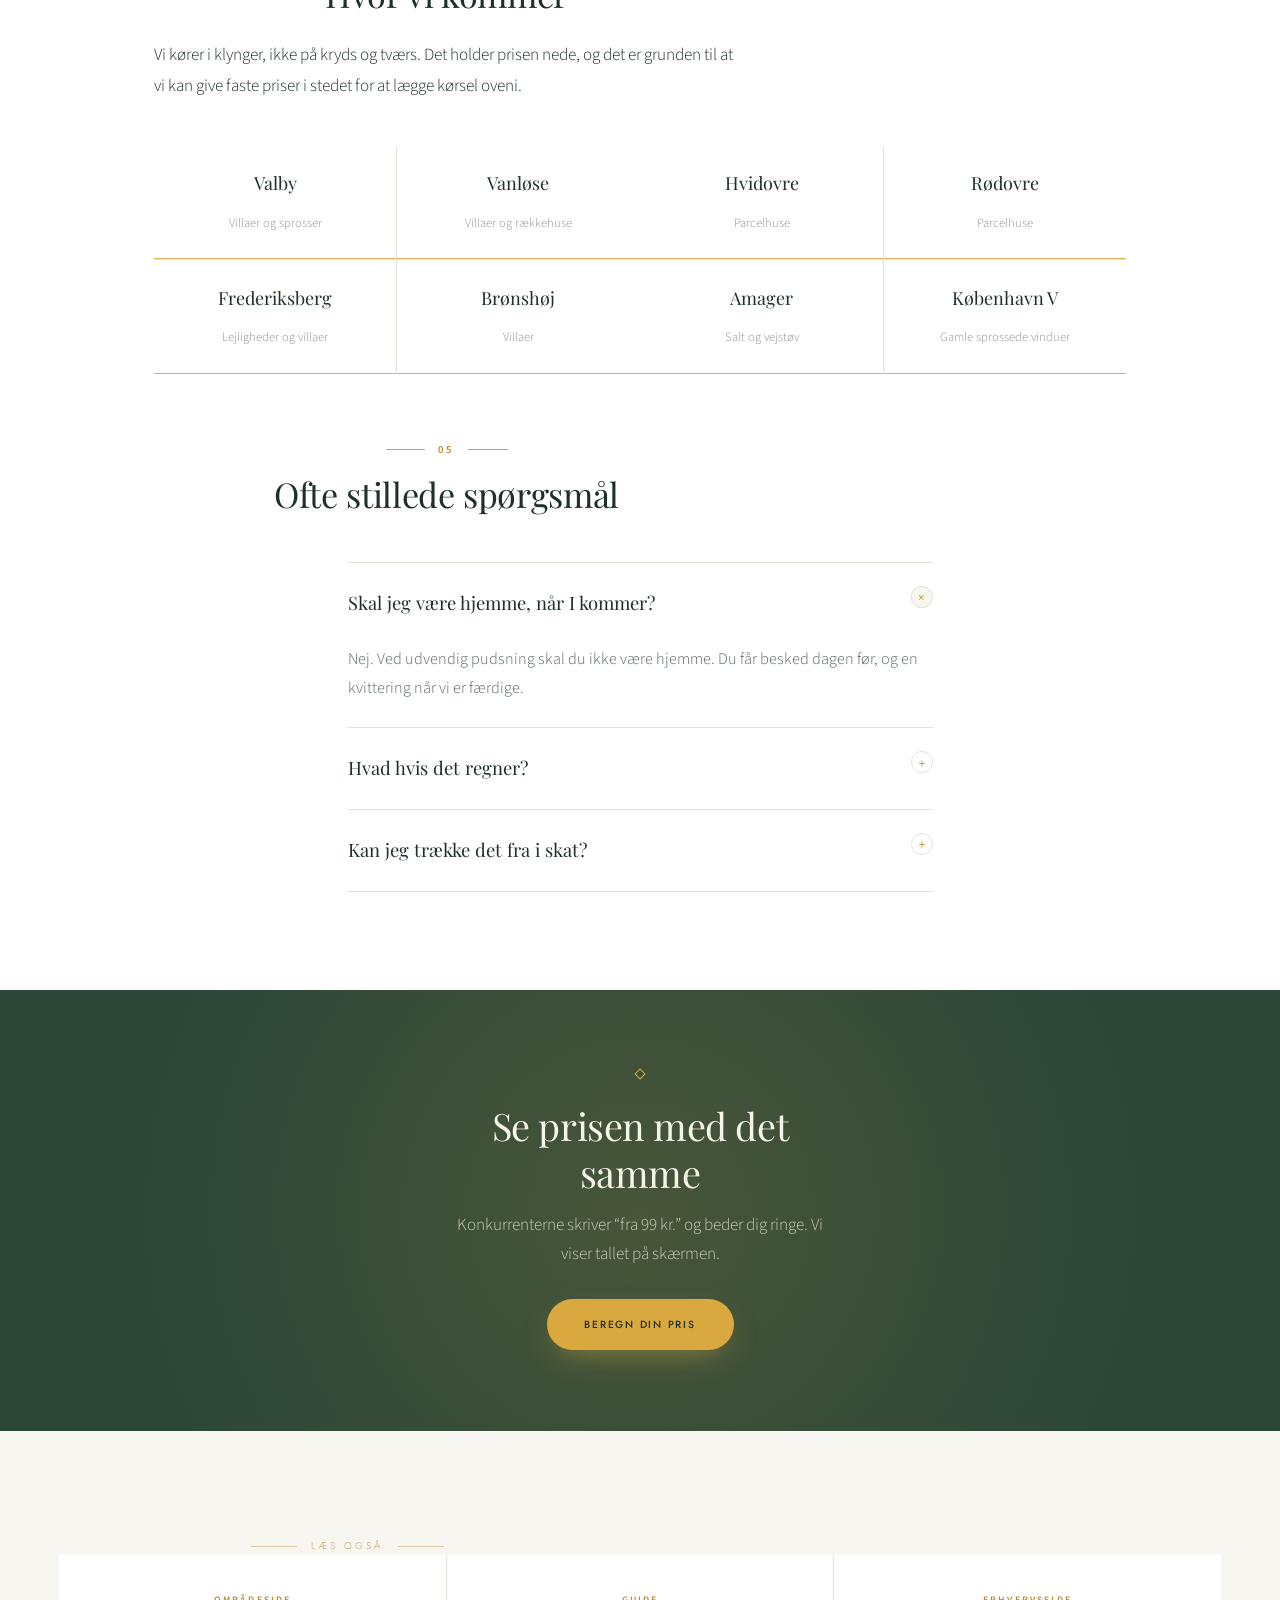
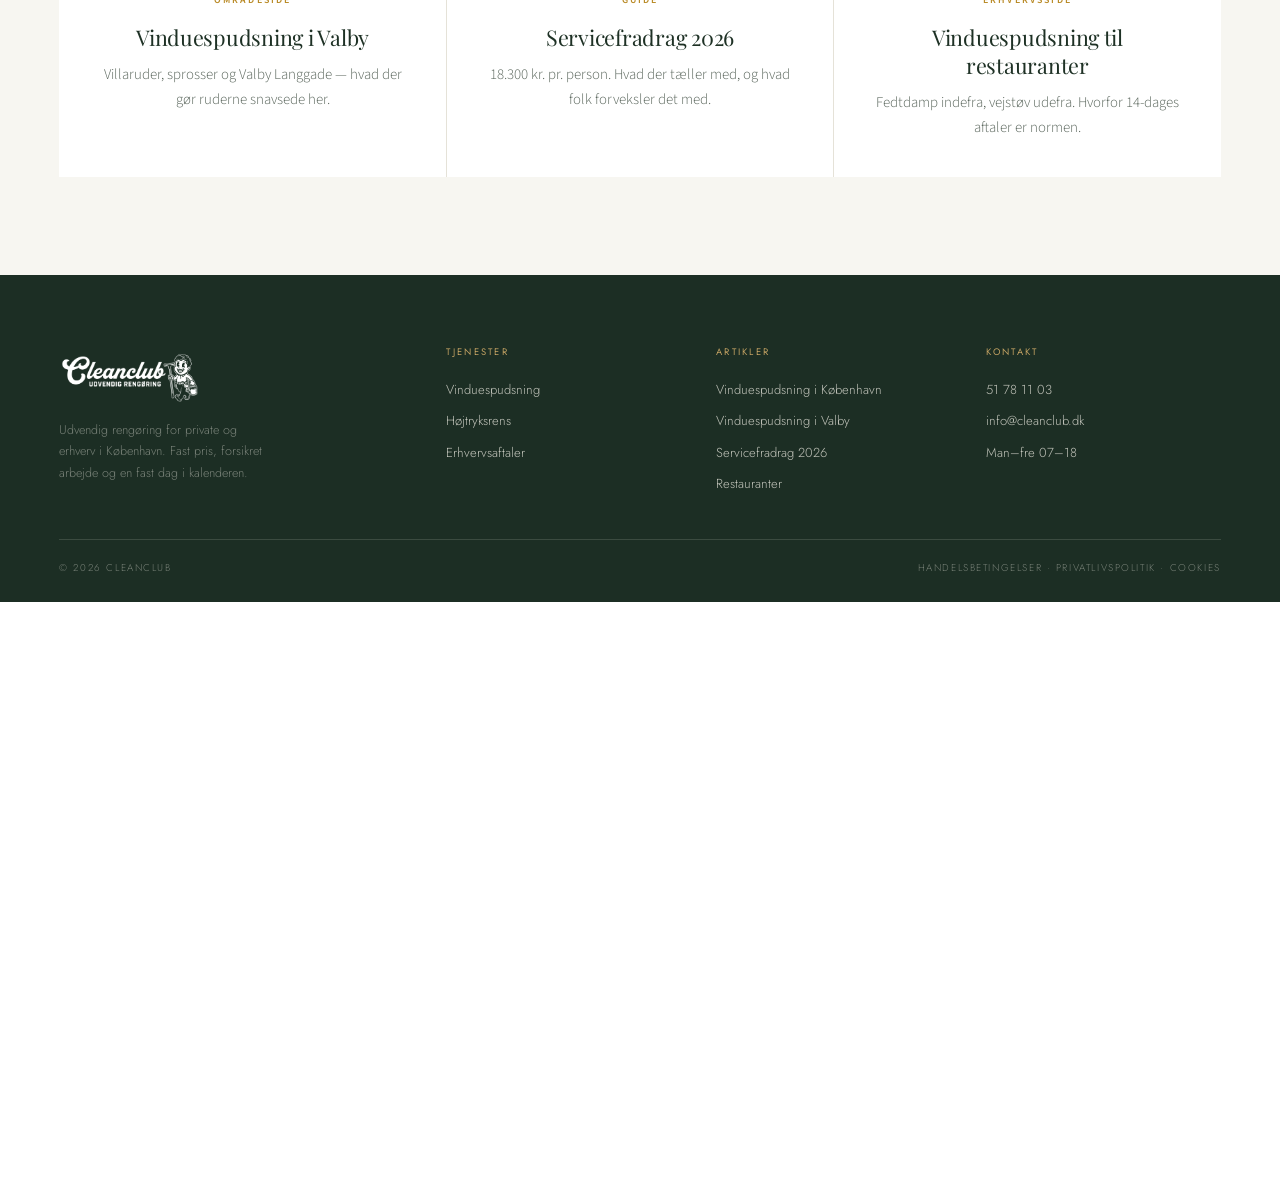
<file: artikler/1-navside.html>
<!DOCTYPE html>
<html lang="da">
<head>
<meta charset="utf-8">
<meta name="viewport" content="width=device-width, initial-scale=1">
<title>Vinduespudsning i København — priser, frekvens og områder | Cleanclub</title>
<meta name="description" content="Fast pris på vinduespudsning i København. Se priser pr. boligtype, hvor tit ruderne bør pudses, og hvilke områder vi dækker.">
<link rel="preconnect" href="https://fonts.googleapis.com">
<link rel="preconnect" href="https://fonts.gstatic.com" crossorigin>
<link href="https://fonts.googleapis.com/css2?family=Playfair+Display:ital,wght@0,400;0,500;1,400&family=Jost:wght@300;400;500&family=Source+Sans+3:ital,wght@0,400;0,600;1,400&display=swap" rel="stylesheet">
<link rel="stylesheet" href="../style.css?v=15">
<link rel="stylesheet" href="artikel.css?v=16">
</head>
<body>

<nav class="nav subnav">
  <div class="wrap inner">
    <a href="../index.html" class="brand" data-brand>
      <img src="../cleanclub-hvid.png" alt="Cleanclub — udvendig rengøring">
    </a>
    <div class="links" id="hovedmenu">
      <a href="../tjenester.html">Tjenester</a>
      <a href="../index.html#priser">Priser</a>
      <a href="../index.html#omraader">Områder</a>
      <a href="../om-os.html">Om os</a>
      <a href="index.html">Artikler</a>
      <a href="../index.html#kontakt" class="menu-cta">Få et tilbud</a>
    </div>
    <button type="button" class="burger" aria-label="Åbn menu" aria-expanded="false" aria-controls="hovedmenu">
      <span></span><span></span><span></span>
    </button>
    <a href="../index.html#kontakt" class="pill pill-ghost">Få et tilbud</a>
  </div>
</nav>

<div class="typebar">
  <div class="wrap">
    <b>Artikeltype</b>
    <a href="index.html">Oversigt</a>
    <a href="1-navside.html" class="on">Navside</a>
    <a href="2-omraade.html">Områdeside</a>
    <a href="3-guide.html">Guide</a>
    <a href="4-erhverv.html">Erhvervsside</a>
  </div>
</div>

<section class="pagehead art-head" style="padding-top:clamp(46px,5vw,74px)">
  <div class="wrap">
    <span class="eyebrow">Navside · Privat</span>
    <h1>Vinduespudsning<br><em style="font-style:italic">i København</em></h1>
  </div>
</section>

<nav class="rail" aria-label="Indhold på siden">
  <div class="wrap">
    <span class="rail-lab">Sådan hænger den sammen</span>
    <div class="rail-row">
        <a href="#pris"><i>01</i><span>Hvad koster det?</span></a>
        <a href="#hvortit"><i>02</i><span>Hvor tit?</span></a>
        <a href="#ydelser"><i>03</i><span>Vores ydelser</span></a>
        <a href="#omraader"><i>04</i><span>Hvor vi kommer</span></a>
        <a href="#faq"><i>05</i><span>Spørgsmål</span></a>
    </div>
  </div>
</nav>

<section class="pad">
  <div class="wrap">
    <article class="prose">
        <p>Det her er samlesiden. Står du og skal have pudset vinduer i København, kan du finde prisen, frekvensen og dit område herunder — og springe videre til det, der handler om netop din bolig.</p>

        <h2 id="pris"><span class="num">01</span>Hvad koster vinduespudsning i København?</h2>
        <p>Vi arbejder med <strong>fast pris pr. besøg</strong>, aftalt på forhånd. Aldrig timeløn. Det er en bevidst beslutning: når du betaler for timer, betaler du for, at vi er langsomme. Når du betaler for opgaven, ved du hvad det koster, før vi kommer.</p>

        <table class="art-table">
          <caption>Vejledende priser — privat bolig</caption>
          <tr><th>Boligtype</th><th>Typisk pris pr. besøg</th><th>Frekvens</th></tr>
          <tr><td>Lejlighed, 2–3 værelser</td><td class="num">Fra 395 kr.</td><td>Hver 8.–12. uge</td></tr>
          <tr><td>Rækkehus</td><td class="num">Fra 545 kr.</td><td>Hver 8.–12. uge</td></tr>
          <tr><td>Villa, ét plan</td><td class="num">Fra 695 kr.</td><td>Hver 8.–12. uge</td></tr>
          <tr><td>Villa med sprosser</td><td class="num">Efter opmåling</td><td>Hver 8.–12. uge</td></tr>
        </table>
        <figure class="kort" data-graf="soejle"
                data-vaerdier="395,545,695" data-labels="Lejlighed,Rækkehus,Villa" data-enhed="kr.">
          <figcaption>Pris pr. besøg, fra-priser. Den gyldne søjle er den dyreste — villaen har flest ruder, ikke den længste tid.</figcaption>
        </figure>

        <p>Prisen afhænger af antal ruder, sprosser og hvor let de kan nås — ikke af hvor lang tid det tager os. <a href="../index.html#priser">Beregn din egen pris her</a> i stedet for at gætte.</p>

        <h2 id="hvortit"><span class="num">02</span>Hvor tit skal ruderne pudses?</h2>
        <p>Normen for private i København er <strong>hver anden til tredje måned</strong>. Mange lander på hver 8. eller 12. uge. Bor du ud til en trafikeret vej, skal der pudses oftere — bor du inde i et villakvarter, kan der gå længere.</p>
        <ul>
          <li><strong>Ud mod trafik</strong> — vejstøv og bremsestøv sætter sig som en grå film. Hver 6.–8. uge.</li>
          <li><strong>Villakvarter</strong> — pollen om foråret er den største synder. Hver 10.–12. uge.</li>
          <li><strong>Tæt på vandet</strong> — salt giver et matteret slør. Hver 8. uge.</li>
        </ul>

        <div class="ikoner">
          <div class="ikon"><svg viewBox="0 0 24 24" fill="none" stroke="currentColor" stroke-linecap="round" stroke-linejoin="round"><path d="M3 7h18v12H3zM3 11h18"/><circle cx="7" cy="15" r="1.3"/></svg><b>Fast pris</b><span>Aftalt før vi kommer. Aldrig timeløn.</span></div>
          <div class="ikon"><svg viewBox="0 0 24 24" fill="none" stroke="currentColor" stroke-linecap="round" stroke-linejoin="round"><path d="M12 3l7 3v5.5c0 4.4-3 8-7 9.5-4-1.5-7-5.1-7-9.5V6z"/><path d="m9 12 2 2 4-4"/></svg><b>Forsikret</b><span>Erhvervsansvarsforsikring på alt arbejde.</span></div>
          <div class="ikon"><svg viewBox="0 0 24 24" fill="none" stroke="currentColor" stroke-linecap="round" stroke-linejoin="round"><rect x="3" y="5" width="18" height="16" rx="2.5"/><path d="M3 10h18M8 3v4M16 3v4"/><circle cx="12" cy="15" r="1.4"/></svg><b>Fast dag</b><span>Samme ugedag hver gang. Du skal ikke tænke over det.</span></div>
        </div>

        <h2 id="ydelser"><span class="num">03</span>Vores ydelser</h2>
        <div class="hub-grid">
          <a class="hub" href="#">
            <span class="kind">Navside</span>
            <h3>Vinduespudsning</h3>
            <p>Udvendigt året rundt på fast aftale. Indvendigt efter behov.</p>
            <span class="arrow">Læs mere →</span>
          </a>
          <a class="hub" href="#">
            <span class="kind">Navside</span>
            <h3>Højtryksrens og fliserens</h3>
            <p>Terrasse, indkørsel og facade. Fra ca. 40 kr. pr. m².</p>
            <span class="arrow">Læs mere →</span>
          </a>
          <a class="hub" href="4-erhverv.html">
            <span class="kind">Navside</span>
            <h3>Erhverv</h3>
            <p>Butik, restaurant, kontor og klinik på fast aftale.</p>
            <span class="arrow">Læs mere →</span>
          </a>
        </div>

        <h2 id="omraader"><span class="num">04</span>Hvor vi kommer</h2>
        <p>Vi kører i klynger, ikke på kryds og tværs. Det holder prisen nede, og det er grunden til at vi kan give faste priser i stedet for at lægge kørsel oveni.</p>
        <div class="omr-grid">
          <a class="omr" href="2-omraade.html"><b>Valby</b><span>Villaer og sprosser</span></a>
          <a class="omr" href="#"><b>Vanløse</b><span>Villaer og rækkehuse</span></a>
          <a class="omr" href="#"><b>Hvidovre</b><span>Parcelhuse</span></a>
          <a class="omr" href="#"><b>Rødovre</b><span>Parcelhuse</span></a>
          <a class="omr" href="#"><b>Frederiksberg</b><span>Lejligheder og villaer</span></a>
          <a class="omr" href="#"><b>Brønshøj</b><span>Villaer</span></a>
          <a class="omr" href="#"><b>Amager</b><span>Salt og vejstøv</span></a>
          <a class="omr" href="#"><b>København V</b><span>Gamle sprossede vinduer</span></a>
        </div>

        <h2 id="faq"><span class="num">05</span>Ofte stillede spørgsmål</h2>
        <div class="faq">
          <details open>
            <summary>Skal jeg være hjemme, når I kommer?<span class="pm">+</span></summary>
            <div class="ans">Nej. Ved udvendig pudsning skal du ikke være hjemme. Du får besked dagen før, og en kvittering når vi er færdige.</div>
          </details>
          <details>
            <summary>Hvad hvis det regner?<span class="pm">+</span></summary>
            <div class="ans">Ved vejr der forhindrer forsvarligt arbejde, rykker vi til førstkommende hverdag med egnet vejr. Prisen ændrer sig ikke. Det står i aftalen, så der ikke opstår tvivl.</div>
          </details>
          <details>
            <summary>Kan jeg trække det fra i skat?<span class="pm">+</span></summary>
            <div class="ans">Ja — servicefradraget dækker vinduespudsning, 18.300 kr. pr. person i 2026. <a href="3-guide.html">Se hvordan det virker</a>.</div>
          </details>
        </div>
    </article>
  </div>
</section>

<section class="band">
  <div class="wrap">
    <span class="orn"></span>
    <h2>Se prisen med det samme</h2>
    <p>Konkurrenterne skriver “fra 99 kr.” og beder dig ringe. Vi viser tallet på skærmen.</p>
    <a href="../index.html#priser" class="pill pill-gold">Beregn din pris</a>
  </div>
</section>

<section class="pad tint">
  <div class="wrap">
    <div class="sec-head" style="text-align:center"><span class="eyebrow">Læs også</span></div>
    <div class="rel-grid">
<a class="rel" href="2-omraade.html"><span class="kind">Områdeside</span><h3>Vinduespudsning i Valby</h3><p>Villaruder, sprosser og Valby Langgade — hvad der gør ruderne snavsede her.</p></a>
<a class="rel" href="3-guide.html"><span class="kind">Guide</span><h3>Servicefradrag 2026</h3><p>18.300 kr. pr. person. Hvad der tæller med, og hvad folk forveksler det med.</p></a>
<a class="rel" href="4-erhverv.html"><span class="kind">Erhvervsside</span><h3>Vinduespudsning til restauranter</h3><p>Fedtdamp indefra, vejstøv udefra. Hvorfor 14-dages aftaler er normen.</p></a>
    </div>
  </div>
</section>

<footer class="foot">
  <div class="wrap">
    <div class="foot-top">
      <div class="foot-brand">
        <img src="../cleanclub-hvid.png" alt="Cleanclub — udvendig rengøring">
        <p>Udvendig rengøring for private og erhverv i København.
          Fast pris, forsikret arbejde og en fast dag i kalenderen.</p>
      </div>
      <div class="foot-col">
        <h4>Tjenester</h4>
        <a href="../tjenester.html#vinduer">Vinduespudsning</a>
        <a href="../tjenester.html#hojtryk">Højtryksrens</a>
        <a href="../tjenester.html#erhverv">Erhvervsaftaler</a>
      </div>
      <div class="foot-col">
        <h4>Artikler</h4>
        <a href="1-navside.html">Vinduespudsning i København</a>
        <a href="2-omraade.html">Vinduespudsning i Valby</a>
        <a href="3-guide.html">Servicefradrag 2026</a>
        <a href="4-erhverv.html">Restauranter</a>
      </div>
      <div class="foot-col">
        <h4>Kontakt</h4>
        <a href="tel:+4551781103">51 78 11 03</a>
        <a href="mailto:info@cleanclub.dk">info@cleanclub.dk</a>
        <p>Man–fre 07–18</p>
      </div>
    </div>
    <div class="foot-bar">
      <span>© 2026 Cleanclub</span>
      <span>Handelsbetingelser · Privatlivspolitik · Cookies</span>
    </div>
  </div>
</footer>

<script src="../nav.js"></script>
<script src="artikel.js?v=5"></script>
<script src="graf.js?v=2"></script>
</body>
</html>
</file>
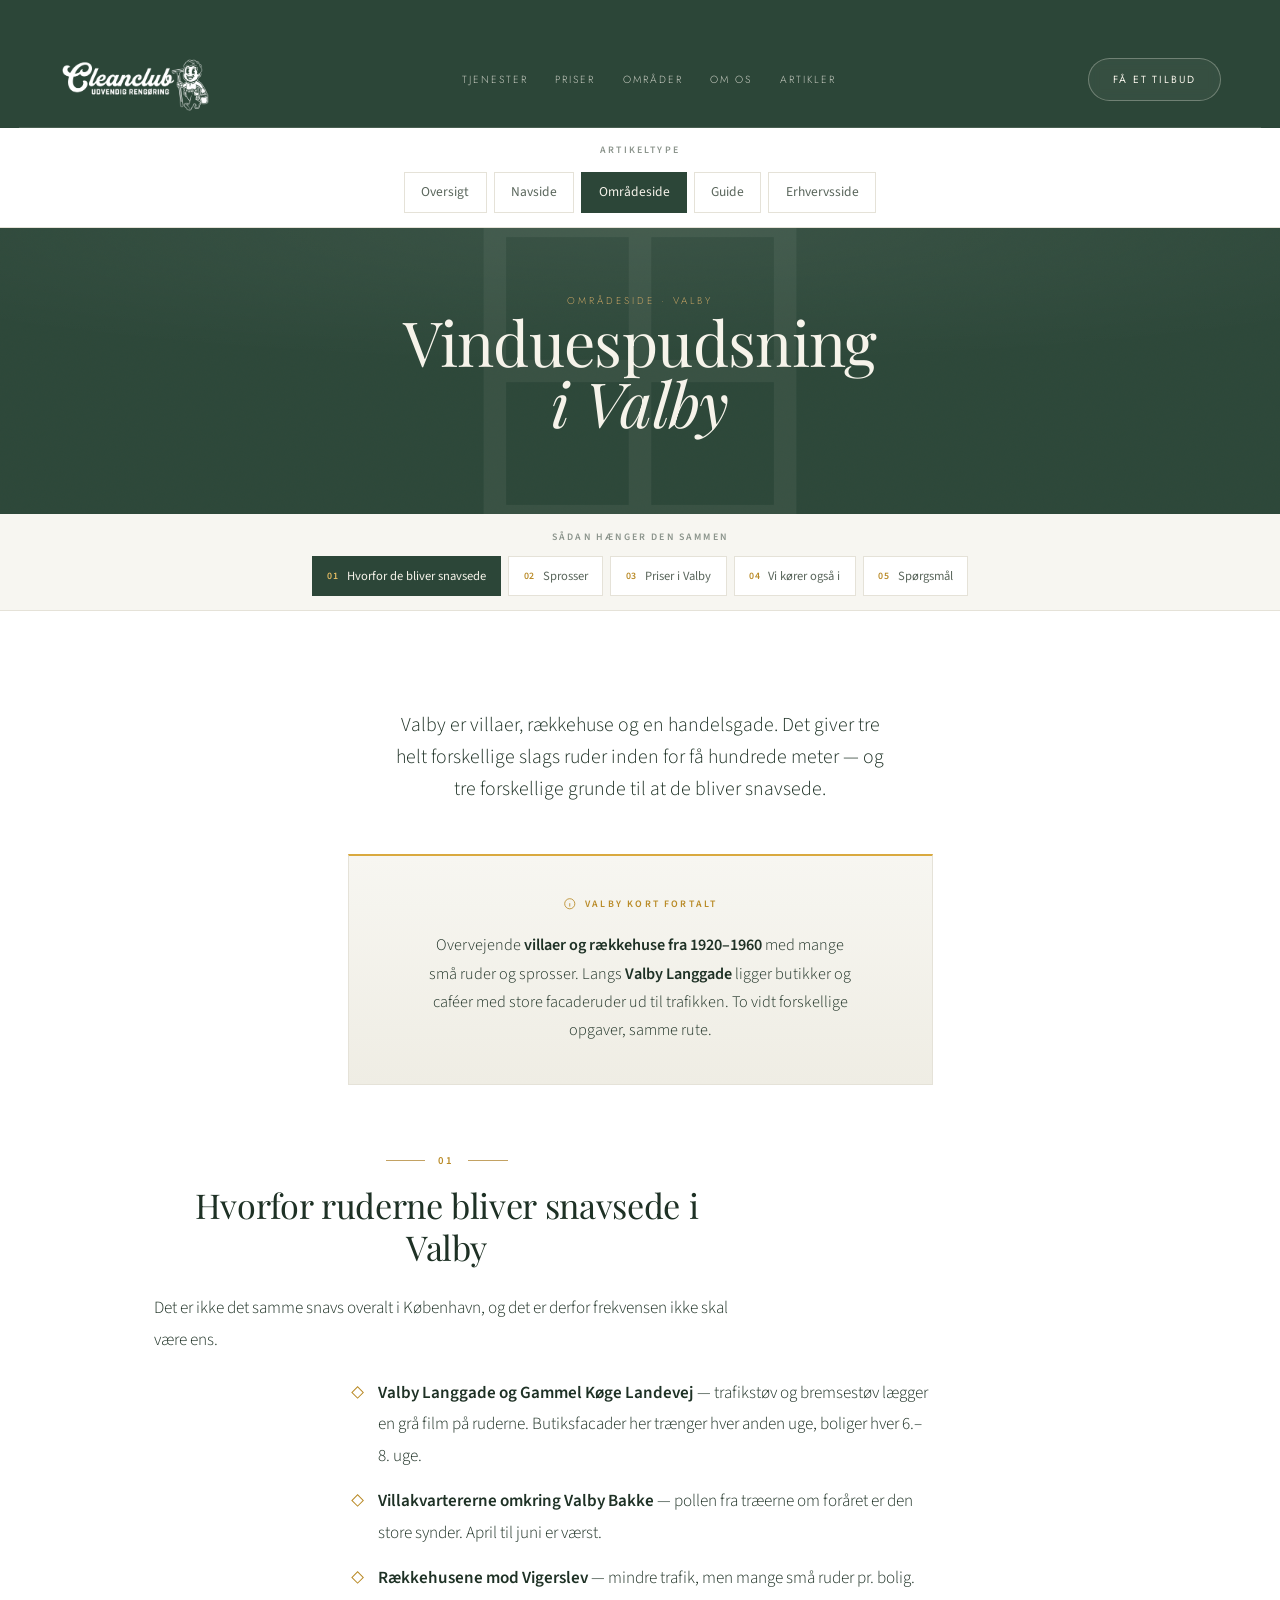
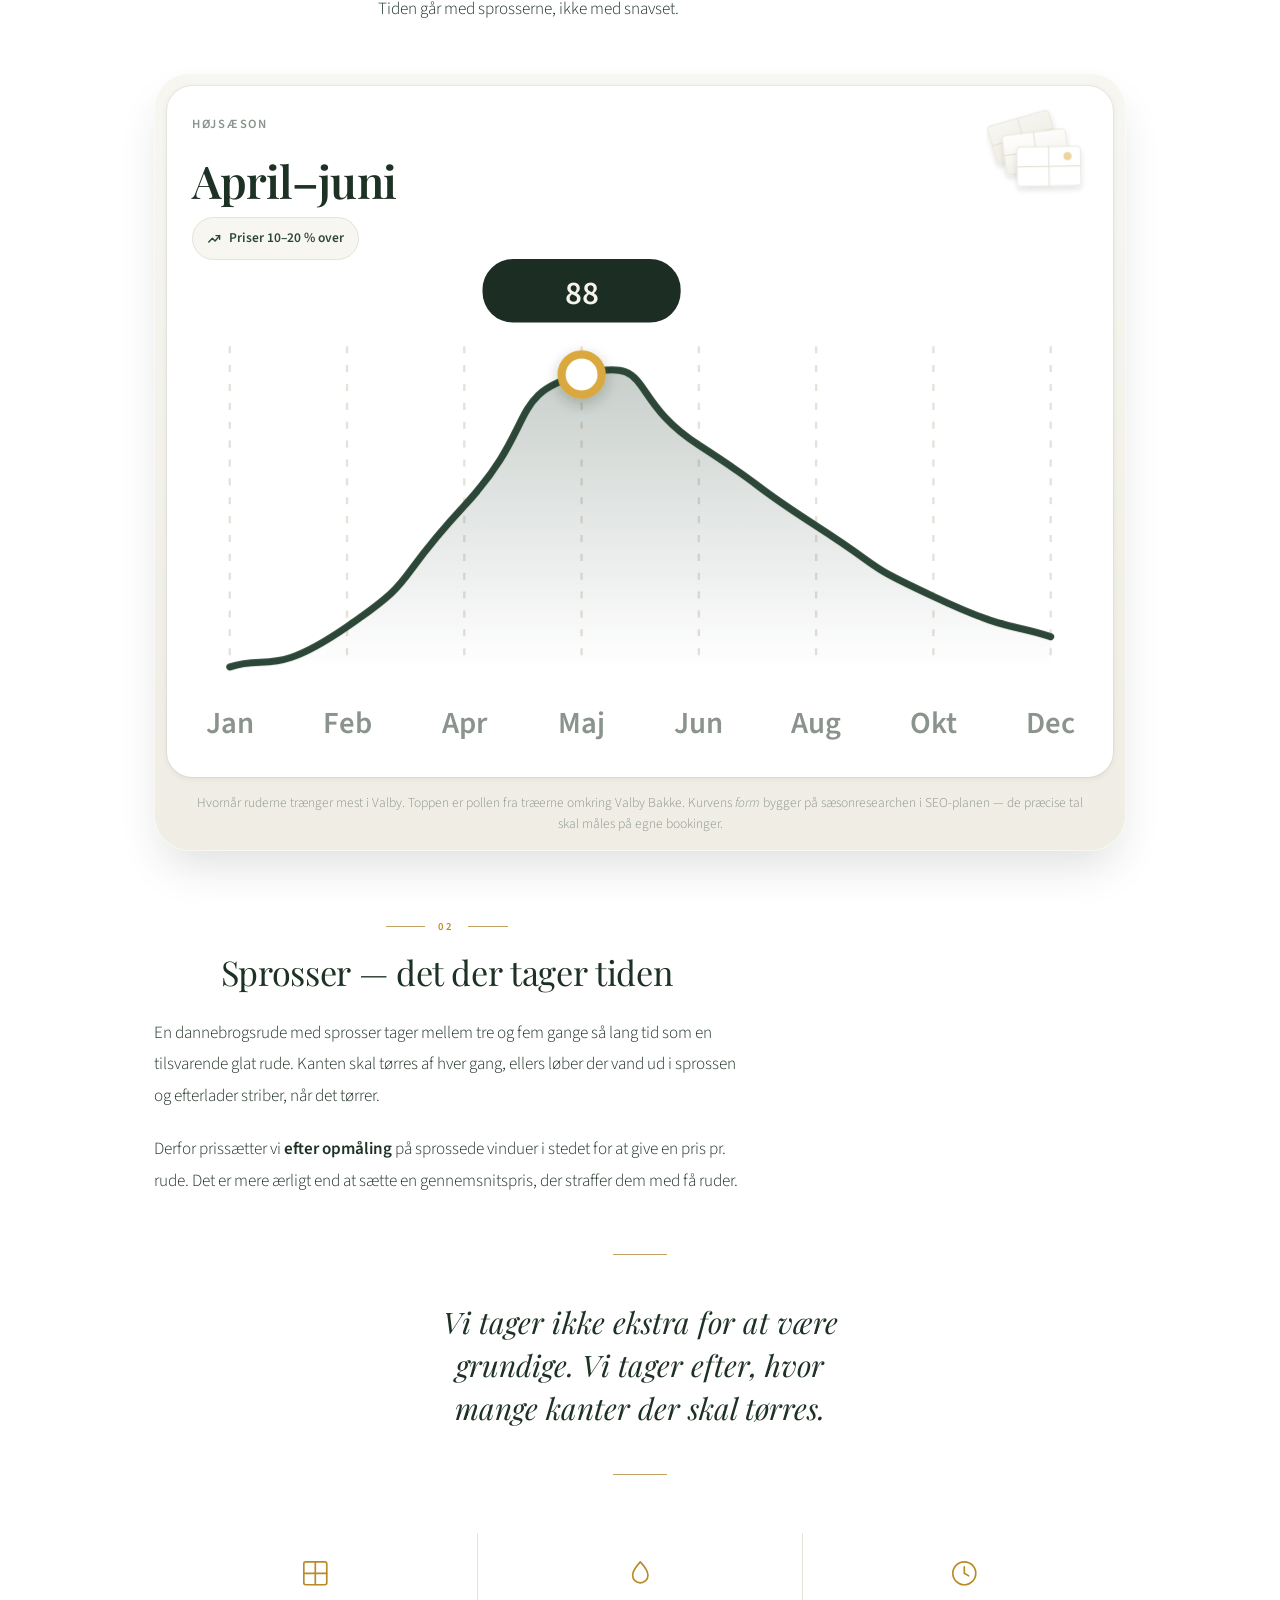
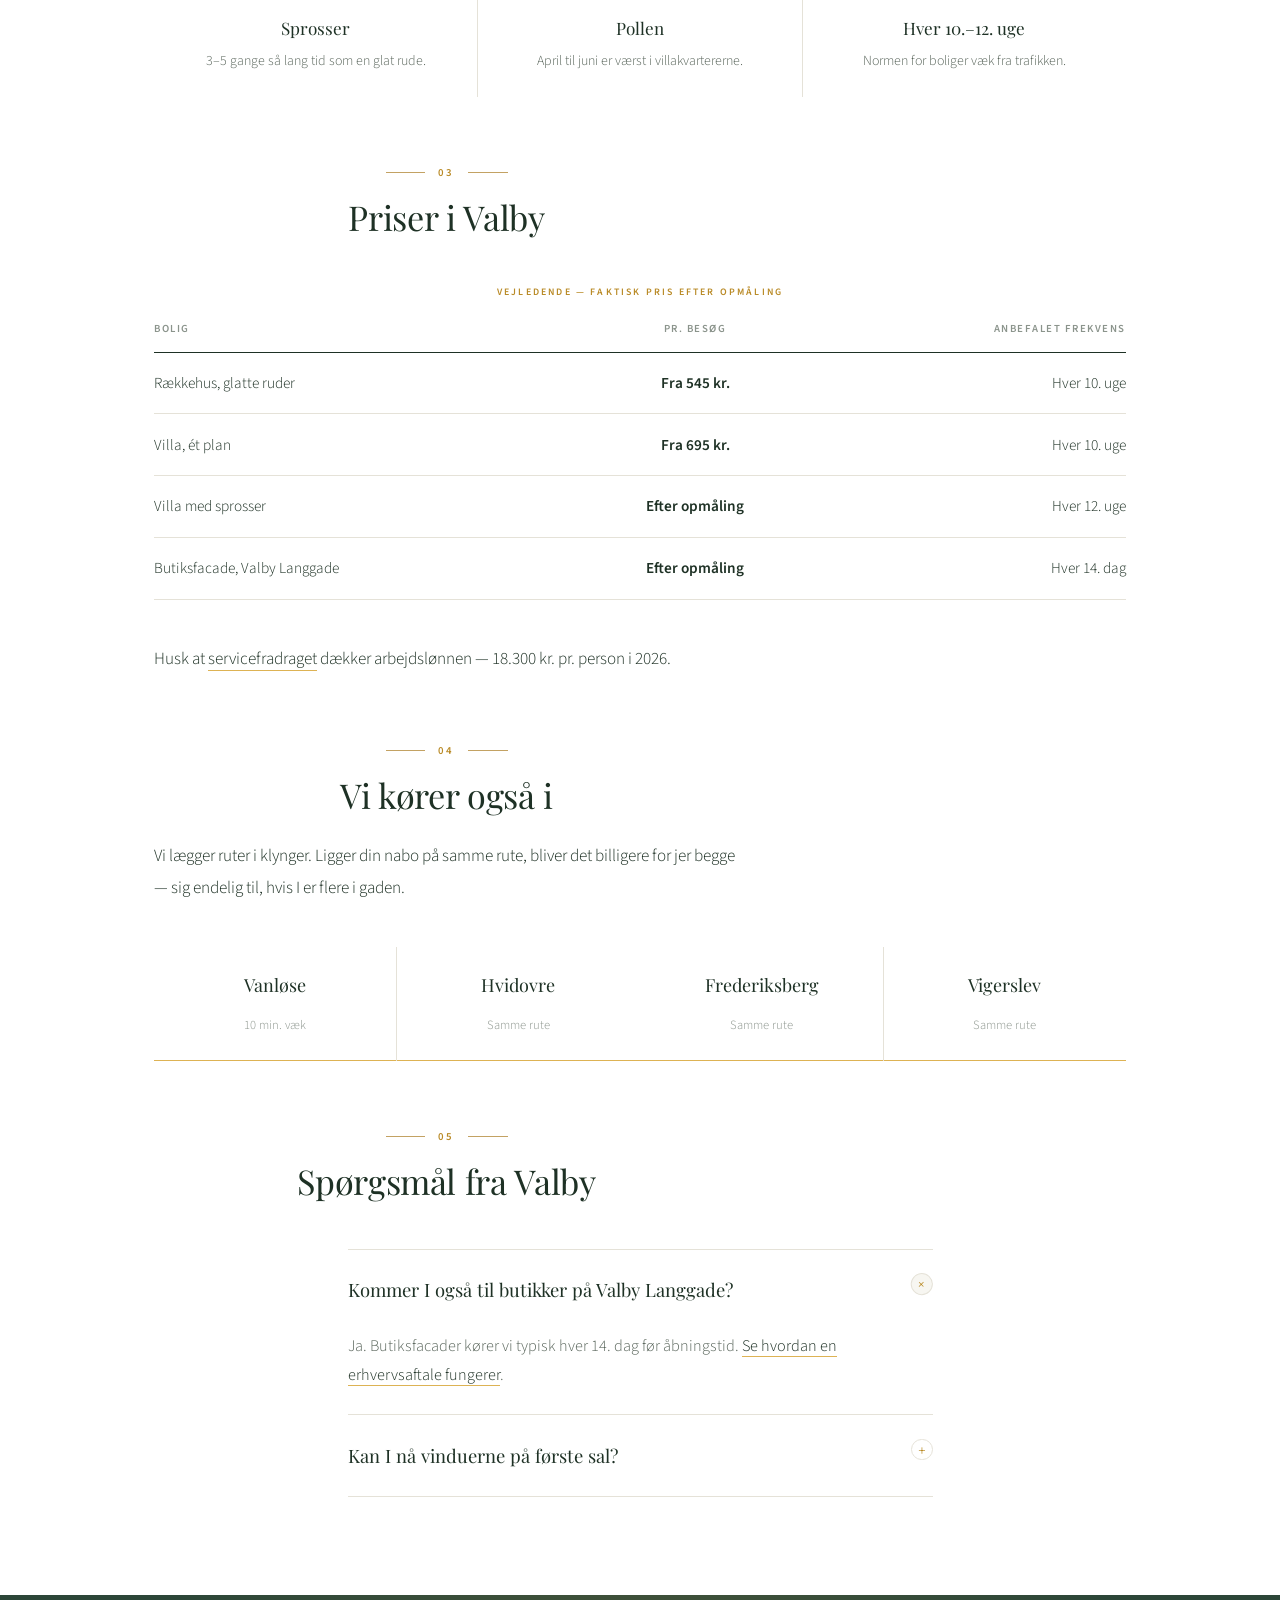
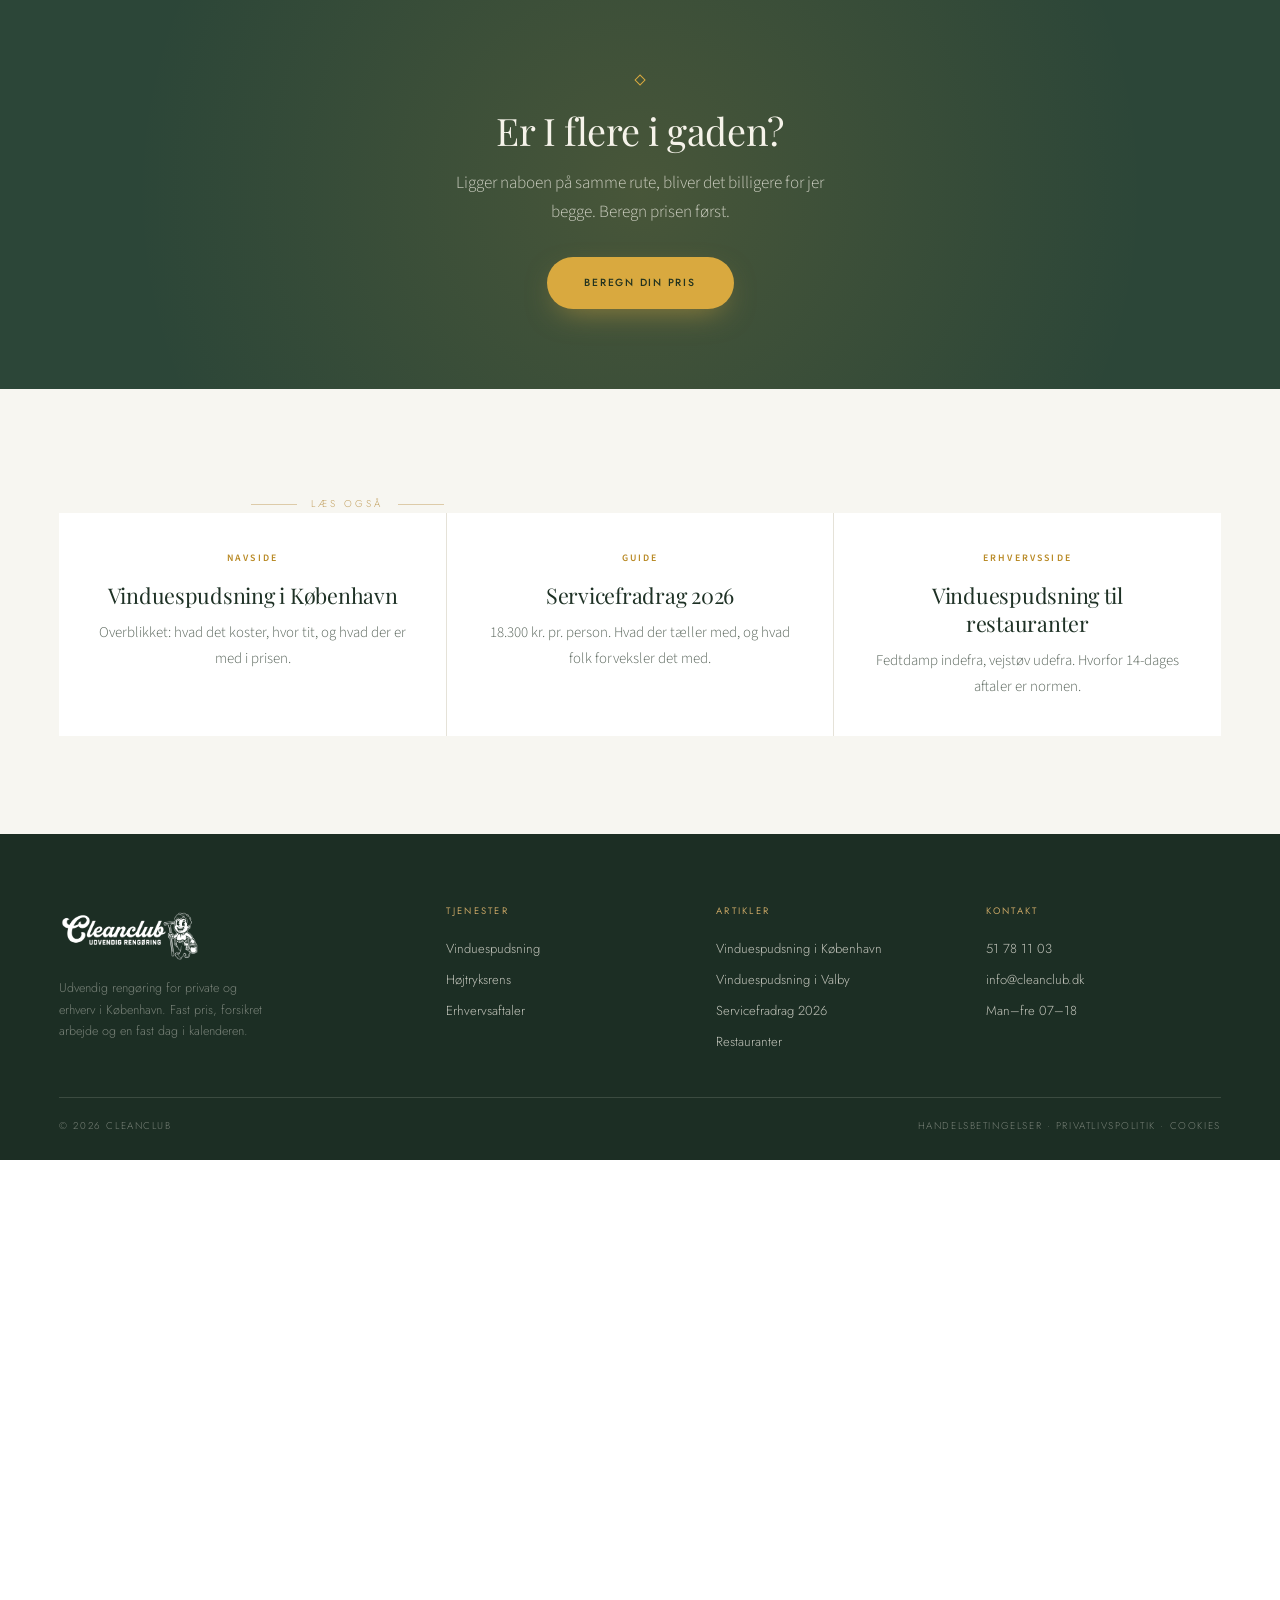
<file: artikler/2-omraade.html>
<!DOCTYPE html>
<html lang="da">
<head>
<meta charset="utf-8">
<meta name="viewport" content="width=device-width, initial-scale=1">
<title>Vinduespudsning i Valby — priser og frekvens for villaer og butikker | Cleanclub</title>
<meta name="description" content="Vinduespudsning i Valby. Hvad der gør ruderne snavsede lokalt, hvad sprosser betyder for prisen, og hvor tit der bør pudses.">
<link rel="preconnect" href="https://fonts.googleapis.com">
<link rel="preconnect" href="https://fonts.gstatic.com" crossorigin>
<link href="https://fonts.googleapis.com/css2?family=Playfair+Display:ital,wght@0,400;0,500;1,400&family=Jost:wght@300;400;500&family=Source+Sans+3:ital,wght@0,400;0,600;1,400&display=swap" rel="stylesheet">
<link rel="stylesheet" href="../style.css?v=15">
<link rel="stylesheet" href="artikel.css?v=16">
</head>
<body>

<nav class="nav subnav">
  <div class="wrap inner">
    <a href="../index.html" class="brand" data-brand>
      <img src="../cleanclub-hvid.png" alt="Cleanclub — udvendig rengøring">
    </a>
    <div class="links" id="hovedmenu">
      <a href="../tjenester.html">Tjenester</a>
      <a href="../index.html#priser">Priser</a>
      <a href="../index.html#omraader">Områder</a>
      <a href="../om-os.html">Om os</a>
      <a href="index.html">Artikler</a>
      <a href="../index.html#kontakt" class="menu-cta">Få et tilbud</a>
    </div>
    <button type="button" class="burger" aria-label="Åbn menu" aria-expanded="false" aria-controls="hovedmenu">
      <span></span><span></span><span></span>
    </button>
    <a href="../index.html#kontakt" class="pill pill-ghost">Få et tilbud</a>
  </div>
</nav>

<div class="typebar">
  <div class="wrap">
    <b>Artikeltype</b>
    <a href="index.html">Oversigt</a>
    <a href="1-navside.html">Navside</a>
    <a href="2-omraade.html" class="on">Områdeside</a>
    <a href="3-guide.html">Guide</a>
    <a href="4-erhverv.html">Erhvervsside</a>
  </div>
</div>

<section class="pagehead art-head" style="padding-top:clamp(46px,5vw,74px)">
  <div class="wrap">
    <span class="eyebrow">Områdeside · Valby</span>
    <h1>Vinduespudsning<br><em style="font-style:italic">i Valby</em></h1>
  </div>
</section>

<nav class="rail" aria-label="Indhold på siden">
  <div class="wrap">
    <span class="rail-lab">Sådan hænger den sammen</span>
    <div class="rail-row">
        <a href="#hvorfor"><i>01</i><span>Hvorfor de bliver snavsede</span></a>
        <a href="#sprosser"><i>02</i><span>Sprosser</span></a>
        <a href="#priser"><i>03</i><span>Priser i Valby</span></a>
        <a href="#naboer"><i>04</i><span>Vi kører også i</span></a>
        <a href="#faq"><i>05</i><span>Spørgsmål</span></a>
    </div>
  </div>
</nav>

<section class="pad">
  <div class="wrap">
    <article class="prose">
        <p>Valby er villaer, rækkehuse og en handelsgade. Det giver tre helt forskellige slags ruder inden for få hundrede meter — og tre forskellige grunde til at de bliver snavsede.</p>

        <div class="fact">
          <h4>Valby kort fortalt</h4>
          <p>Overvejende <strong>villaer og rækkehuse fra 1920–1960</strong> med mange små ruder og sprosser. Langs <strong>Valby Langgade</strong> ligger butikker og caféer med store facaderuder ud til trafikken. To vidt forskellige opgaver, samme rute.</p>
        </div>

        <h2 id="hvorfor"><span class="num">01</span>Hvorfor ruderne bliver snavsede i Valby</h2>
        <p>Det er ikke det samme snavs overalt i København, og det er derfor frekvensen ikke skal være ens.</p>
        <ul>
          <li><strong>Valby Langgade og Gammel Køge Landevej</strong> — trafikstøv og bremsestøv lægger en grå film på ruderne. Butiksfacader her trænger hver anden uge, boliger hver 6.–8. uge.</li>
          <li><strong>Villakvartererne omkring Valby Bakke</strong> — pollen fra træerne om foråret er den store synder. April til juni er værst.</li>
          <li><strong>Rækkehusene mod Vigerslev</strong> — mindre trafik, men mange små ruder pr. bolig. Tiden går med sprosserne, ikke med snavset.</li>
        </ul>

        <figure class="kort" data-graf="linje"
                data-label="Højsæson" data-stor="April–juni" data-trend="Priser 10–20 % over"
                data-vaerdier="30,38,62,88,74,58,44,36"
                data-labels="Jan,Feb,Apr,Maj,Jun,Aug,Okt,Dec" data-fremhaev="3" data-enhed="">
          <figcaption>Hvornår ruderne trænger mest i Valby. Toppen er pollen fra træerne omkring Valby Bakke. Kurvens <em>form</em> bygger på sæsonresearchen i SEO-planen — de præcise tal skal måles på egne bookinger.</figcaption>
        </figure>

        <h2 id="sprosser"><span class="num">02</span>Sprosser — det der tager tiden</h2>
        <p>En dannebrogsrude med sprosser tager mellem tre og fem gange så lang tid som en tilsvarende glat rude. Kanten skal tørres af hver gang, ellers løber der vand ud i sprossen og efterlader striber, når det tørrer.</p>
        <p>Derfor prissætter vi <strong>efter opmåling</strong> på sprossede vinduer i stedet for at give en pris pr. rude. Det er mere ærligt end at sætte en gennemsnitspris, der straffer dem med få ruder.</p>

        <div class="pull">
          <p>Vi tager ikke ekstra for at være grundige. Vi tager efter, hvor mange kanter der skal tørres.</p>
        </div>

        <div class="ikoner">
          <div class="ikon"><svg viewBox="0 0 24 24" fill="none" stroke="currentColor" stroke-linecap="round" stroke-linejoin="round"><rect x="3" y="3" width="18" height="18" rx="1.5"/><path d="M12 3v18M3 12h18"/></svg><b>Sprosser</b><span>3–5 gange så lang tid som en glat rude.</span></div>
          <div class="ikon"><svg viewBox="0 0 24 24" fill="none" stroke="currentColor" stroke-linecap="round" stroke-linejoin="round"><path d="M12 3s6 6.4 6 10.5A6 6 0 0 1 6 13.5C6 9.4 12 3 12 3z"/></svg><b>Pollen</b><span>April til juni er værst i villakvartererne.</span></div>
          <div class="ikon"><svg viewBox="0 0 24 24" fill="none" stroke="currentColor" stroke-linecap="round" stroke-linejoin="round"><circle cx="12" cy="12" r="9"/><path d="M12 7v5l3.5 2"/></svg><b>Hver 10.–12. uge</b><span>Normen for boliger væk fra trafikken.</span></div>
        </div>

        <h2 id="priser"><span class="num">03</span>Priser i Valby</h2>
        <table class="art-table">
          <caption>Vejledende — faktisk pris efter opmåling</caption>
          <tr><th>Bolig</th><th>Pr. besøg</th><th>Anbefalet frekvens</th></tr>
          <tr><td>Rækkehus, glatte ruder</td><td class="num">Fra 545 kr.</td><td>Hver 10. uge</td></tr>
          <tr><td>Villa, ét plan</td><td class="num">Fra 695 kr.</td><td>Hver 10. uge</td></tr>
          <tr><td>Villa med sprosser</td><td class="num">Efter opmåling</td><td>Hver 12. uge</td></tr>
          <tr><td>Butiksfacade, Valby Langgade</td><td class="num">Efter opmåling</td><td>Hver 14. dag</td></tr>
        </table>
        <p>Husk at <a href="3-guide.html">servicefradraget</a> dækker arbejdslønnen — 18.300 kr. pr. person i 2026.</p>

        <h2 id="naboer"><span class="num">04</span>Vi kører også i</h2>
        <p>Vi lægger ruter i klynger. Ligger din nabo på samme rute, bliver det billigere for jer begge — sig endelig til, hvis I er flere i gaden.</p>
        <div class="omr-grid">
          <a class="omr" href="#"><b>Vanløse</b><span>10 min. væk</span></a>
          <a class="omr" href="#"><b>Hvidovre</b><span>Samme rute</span></a>
          <a class="omr" href="#"><b>Frederiksberg</b><span>Samme rute</span></a>
          <a class="omr" href="#"><b>Vigerslev</b><span>Samme rute</span></a>
        </div>

        <h2 id="faq"><span class="num">05</span>Spørgsmål fra Valby</h2>
        <div class="faq">
          <details open>
            <summary>Kommer I også til butikker på Valby Langgade?<span class="pm">+</span></summary>
            <div class="ans">Ja. Butiksfacader kører vi typisk hver 14. dag før åbningstid. <a href="4-erhverv.html">Se hvordan en erhvervsaftale fungerer</a>.</div>
          </details>
          <details>
            <summary>Kan I nå vinduerne på første sal?<span class="pm">+</span></summary>
            <div class="ans">Ja, udvendigt fra jorden med teleskopstang på de fleste villaer i området. Kan en rude ikke nås forsvarligt, siger vi det på forhånd — vi går ikke på kompromis med det.</div>
          </details>
        </div>
    </article>
  </div>
</section>

<section class="band">
  <div class="wrap">
    <span class="orn"></span>
    <h2>Er I flere i gaden?</h2>
    <p>Ligger naboen på samme rute, bliver det billigere for jer begge. Beregn prisen først.</p>
    <a href="../index.html#priser" class="pill pill-gold">Beregn din pris</a>
  </div>
</section>

<section class="pad tint">
  <div class="wrap">
    <div class="sec-head" style="text-align:center"><span class="eyebrow">Læs også</span></div>
    <div class="rel-grid">
<a class="rel" href="1-navside.html"><span class="kind">Navside</span><h3>Vinduespudsning i København</h3><p>Overblikket: hvad det koster, hvor tit, og hvad der er med i prisen.</p></a>
<a class="rel" href="3-guide.html"><span class="kind">Guide</span><h3>Servicefradrag 2026</h3><p>18.300 kr. pr. person. Hvad der tæller med, og hvad folk forveksler det med.</p></a>
<a class="rel" href="4-erhverv.html"><span class="kind">Erhvervsside</span><h3>Vinduespudsning til restauranter</h3><p>Fedtdamp indefra, vejstøv udefra. Hvorfor 14-dages aftaler er normen.</p></a>
    </div>
  </div>
</section>

<footer class="foot">
  <div class="wrap">
    <div class="foot-top">
      <div class="foot-brand">
        <img src="../cleanclub-hvid.png" alt="Cleanclub — udvendig rengøring">
        <p>Udvendig rengøring for private og erhverv i København.
          Fast pris, forsikret arbejde og en fast dag i kalenderen.</p>
      </div>
      <div class="foot-col">
        <h4>Tjenester</h4>
        <a href="../tjenester.html#vinduer">Vinduespudsning</a>
        <a href="../tjenester.html#hojtryk">Højtryksrens</a>
        <a href="../tjenester.html#erhverv">Erhvervsaftaler</a>
      </div>
      <div class="foot-col">
        <h4>Artikler</h4>
        <a href="1-navside.html">Vinduespudsning i København</a>
        <a href="2-omraade.html">Vinduespudsning i Valby</a>
        <a href="3-guide.html">Servicefradrag 2026</a>
        <a href="4-erhverv.html">Restauranter</a>
      </div>
      <div class="foot-col">
        <h4>Kontakt</h4>
        <a href="tel:+4551781103">51 78 11 03</a>
        <a href="mailto:info@cleanclub.dk">info@cleanclub.dk</a>
        <p>Man–fre 07–18</p>
      </div>
    </div>
    <div class="foot-bar">
      <span>© 2026 Cleanclub</span>
      <span>Handelsbetingelser · Privatlivspolitik · Cookies</span>
    </div>
  </div>
</footer>

<script src="../nav.js"></script>
<script src="artikel.js?v=5"></script>
<script src="graf.js?v=2"></script>
</body>
</html>
</file>
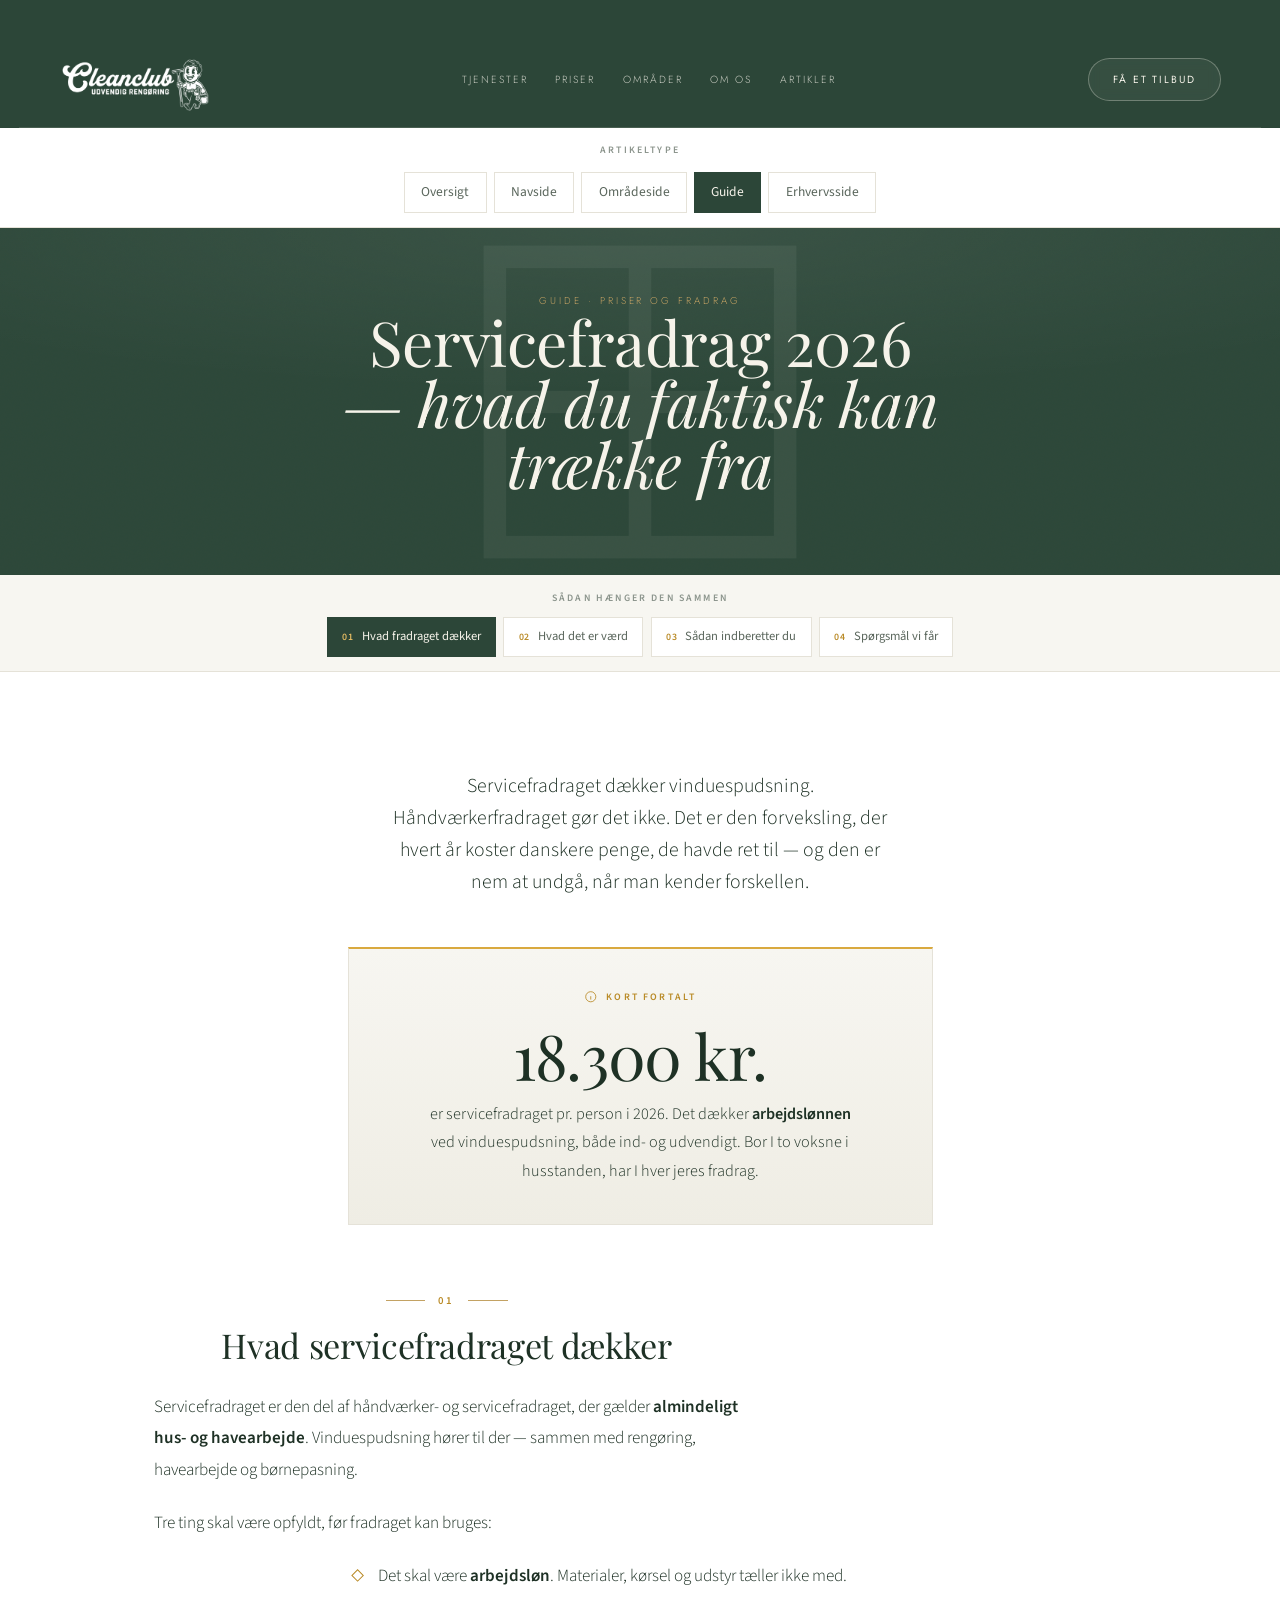
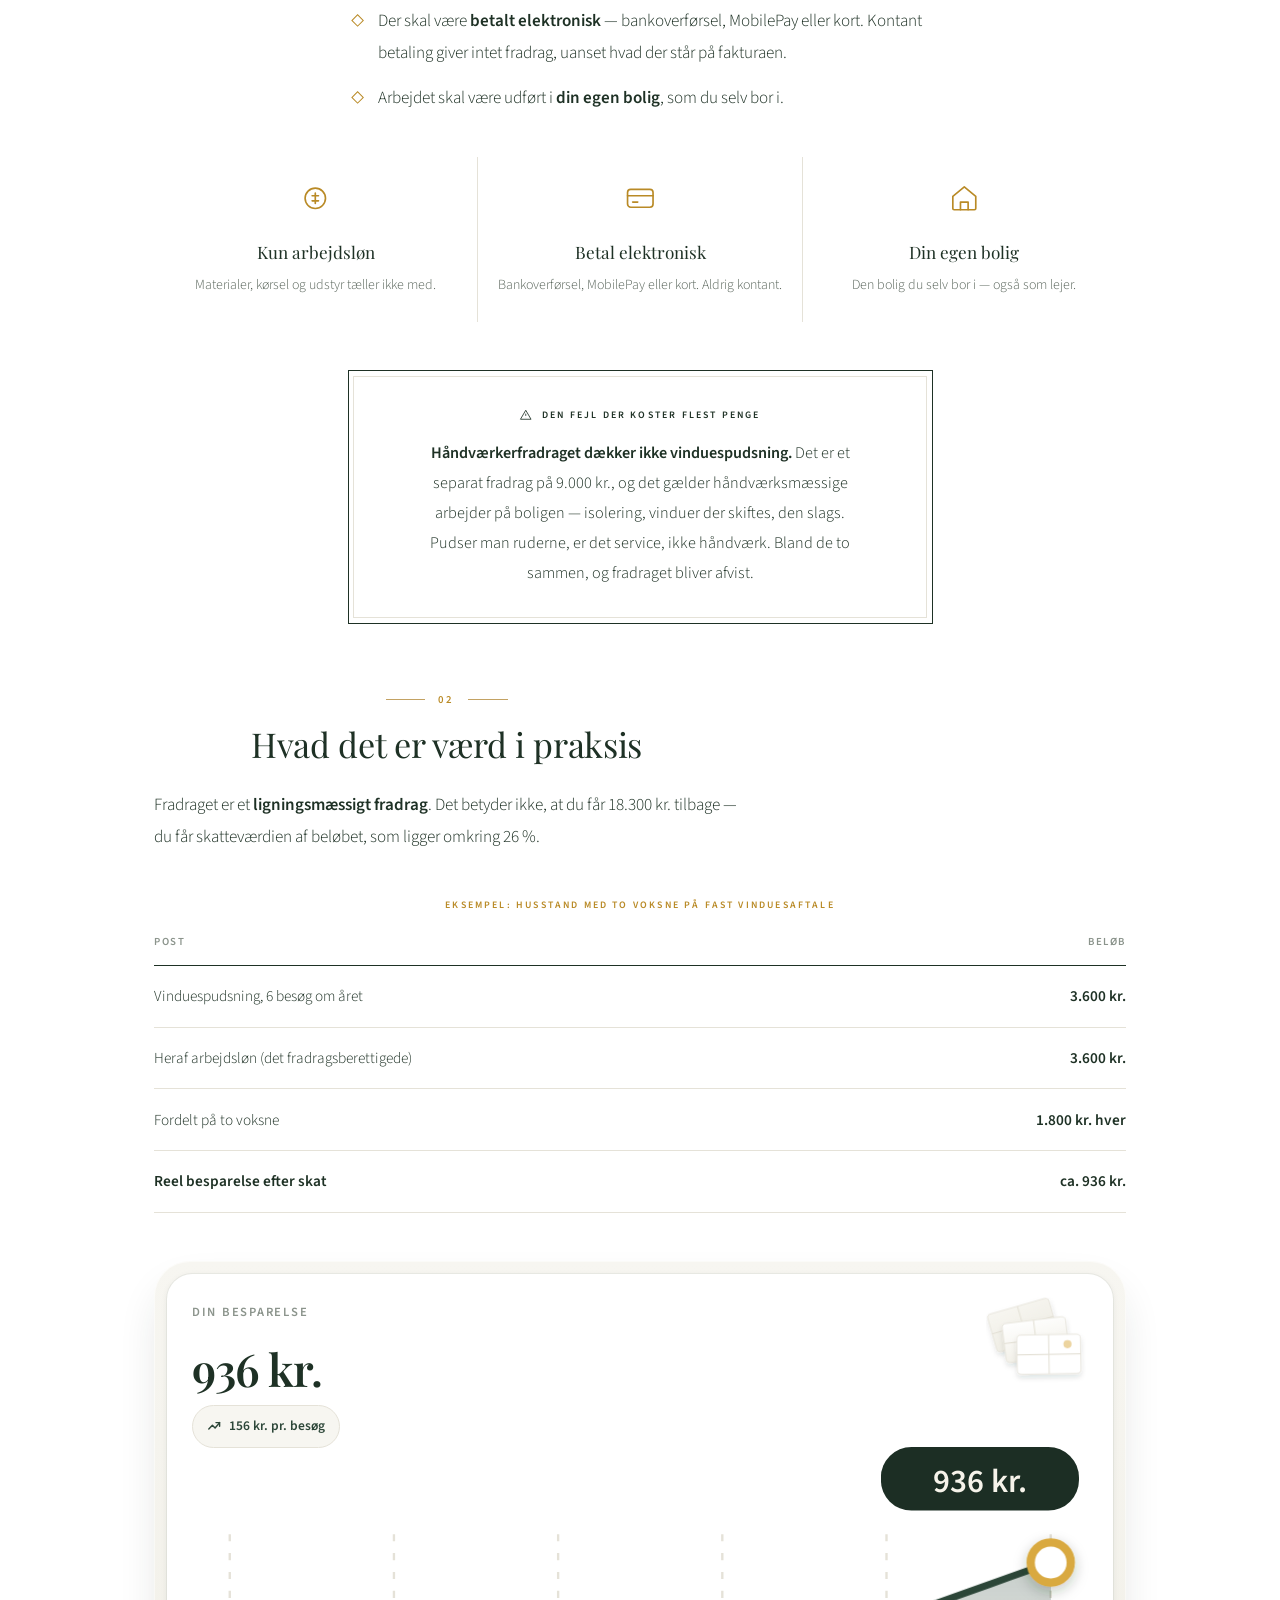
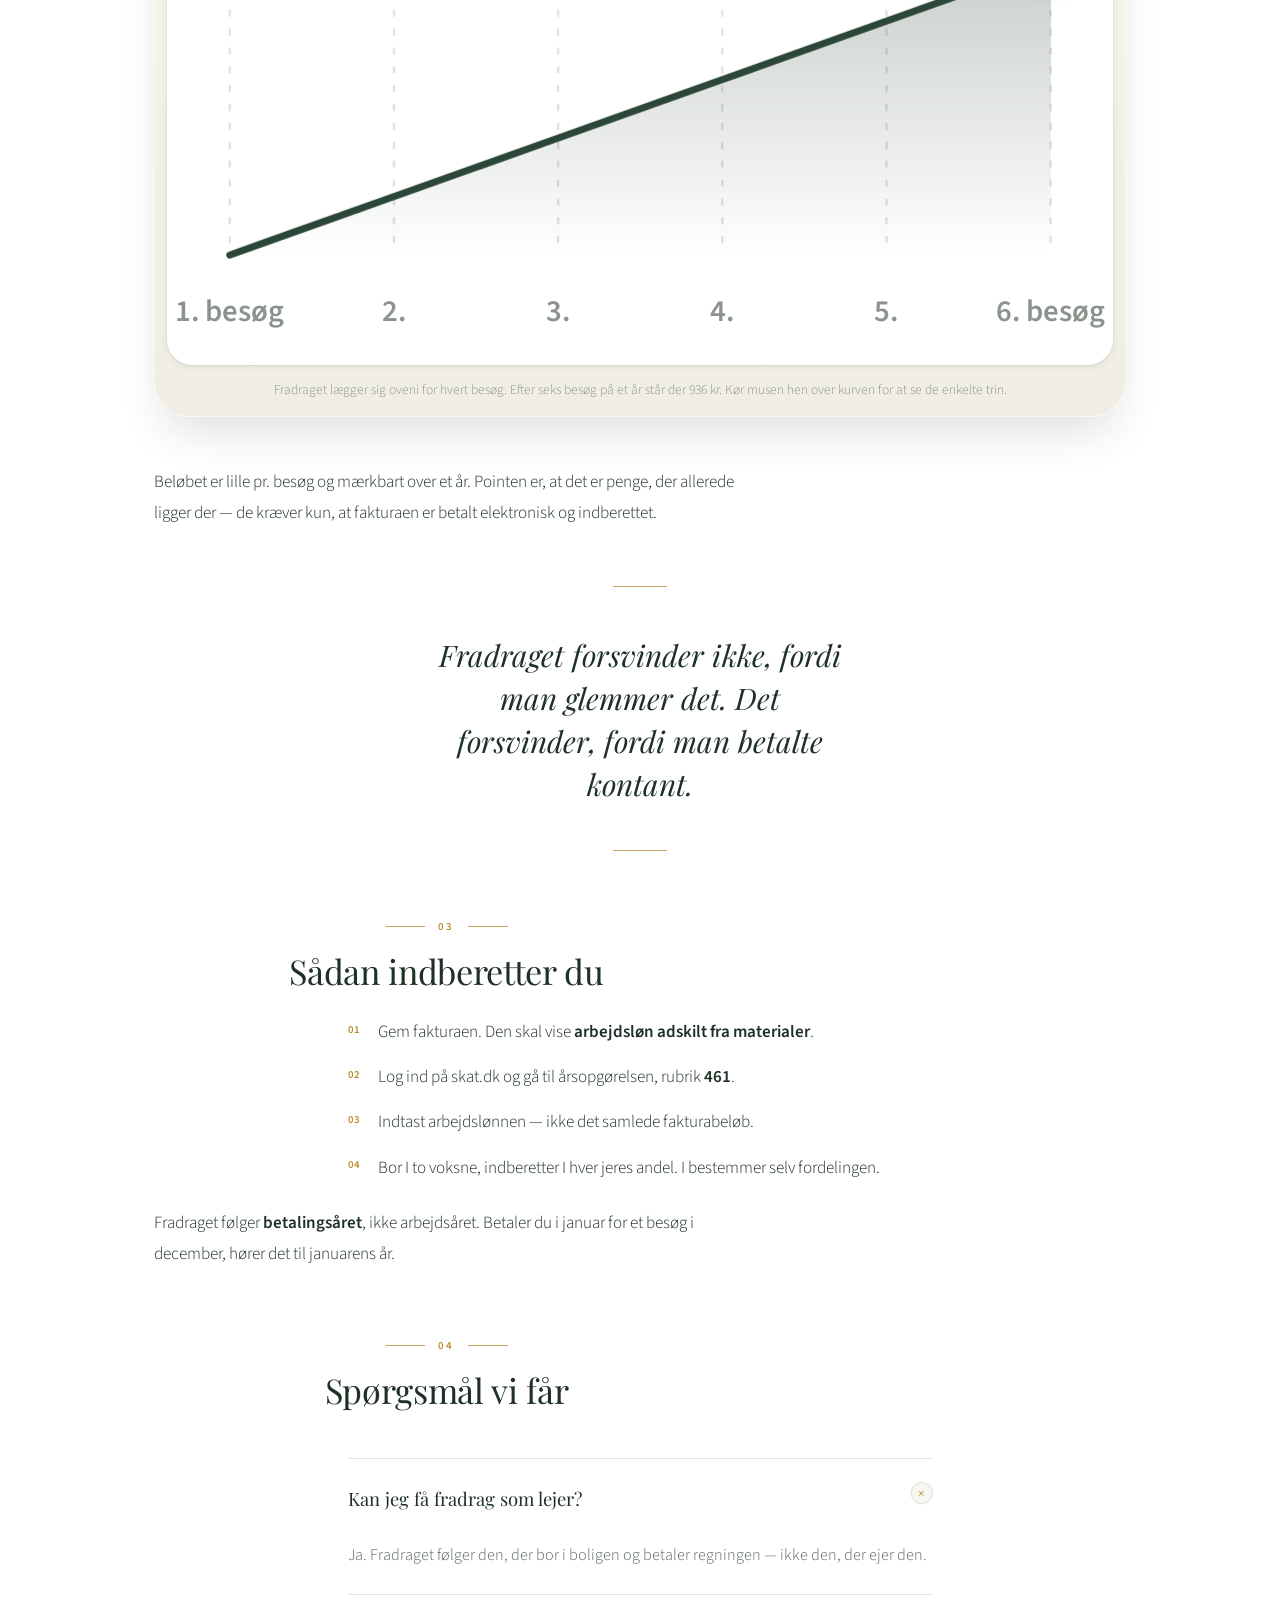
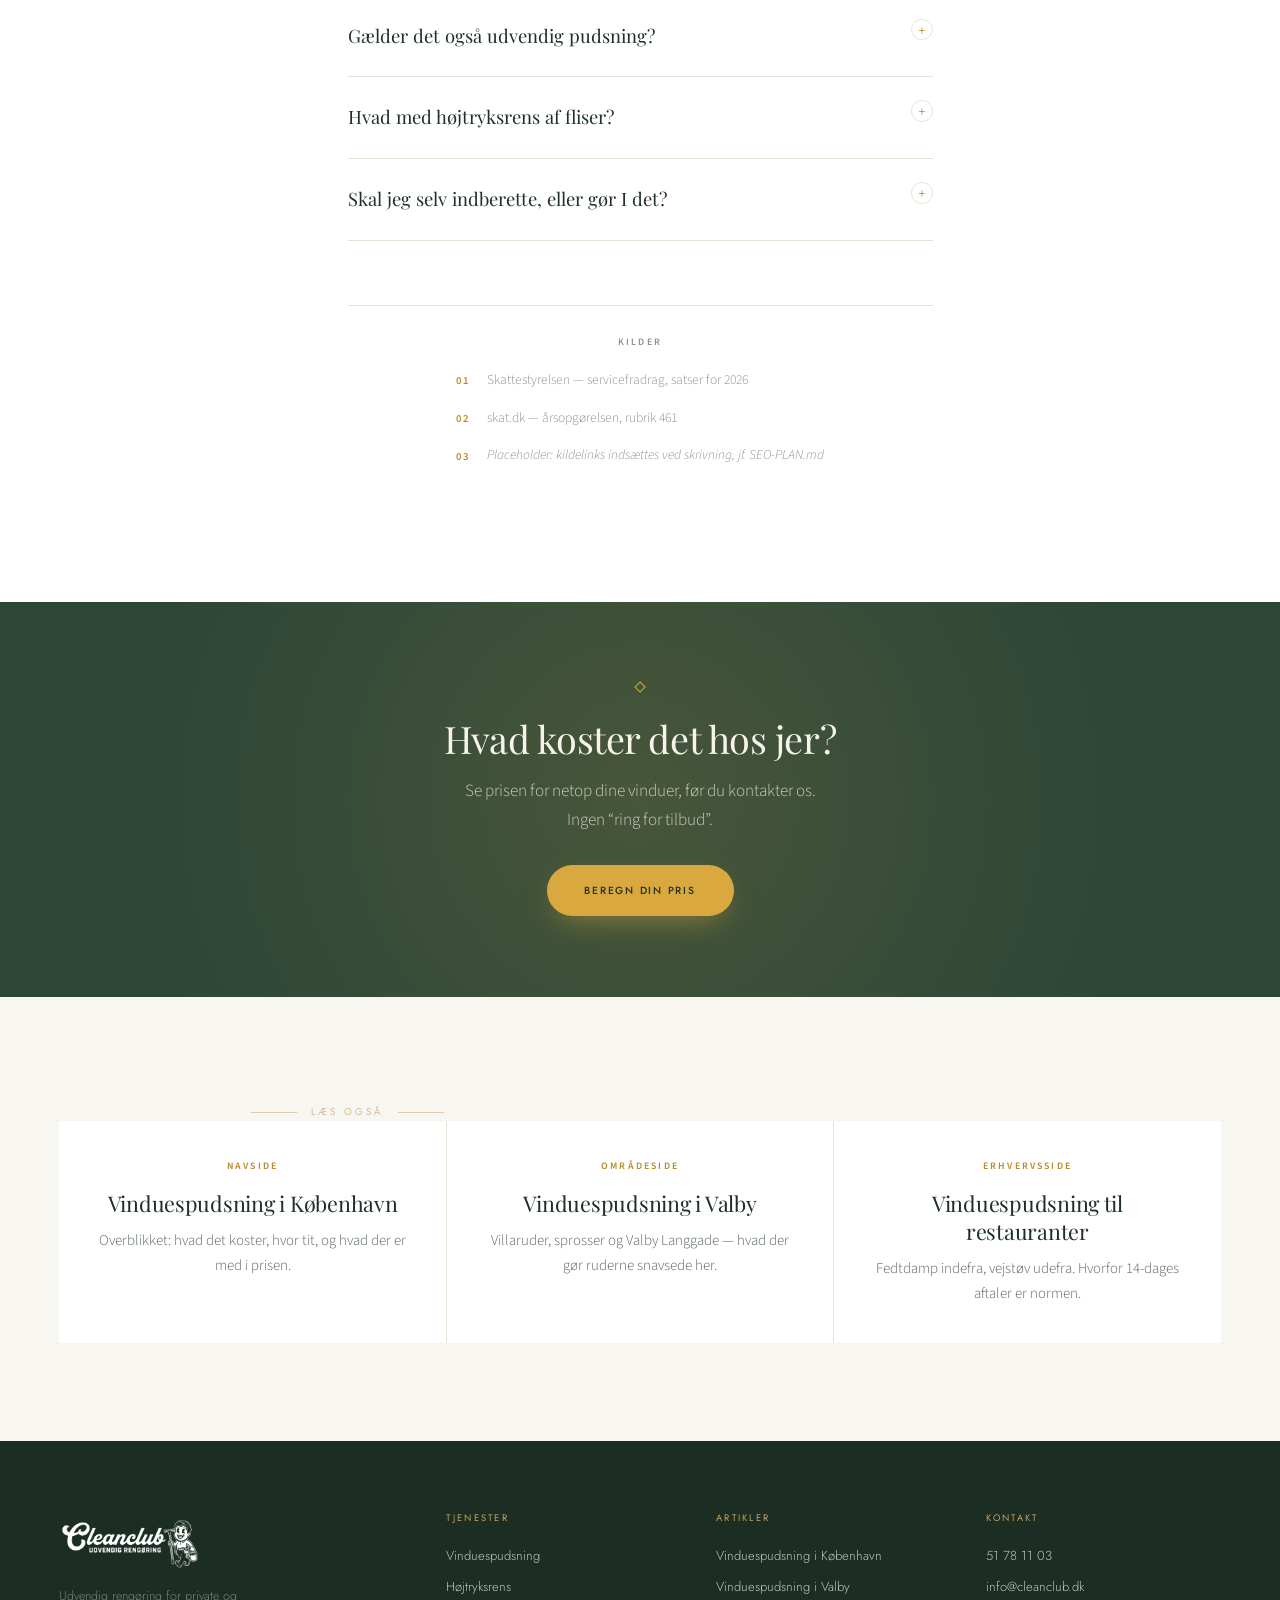
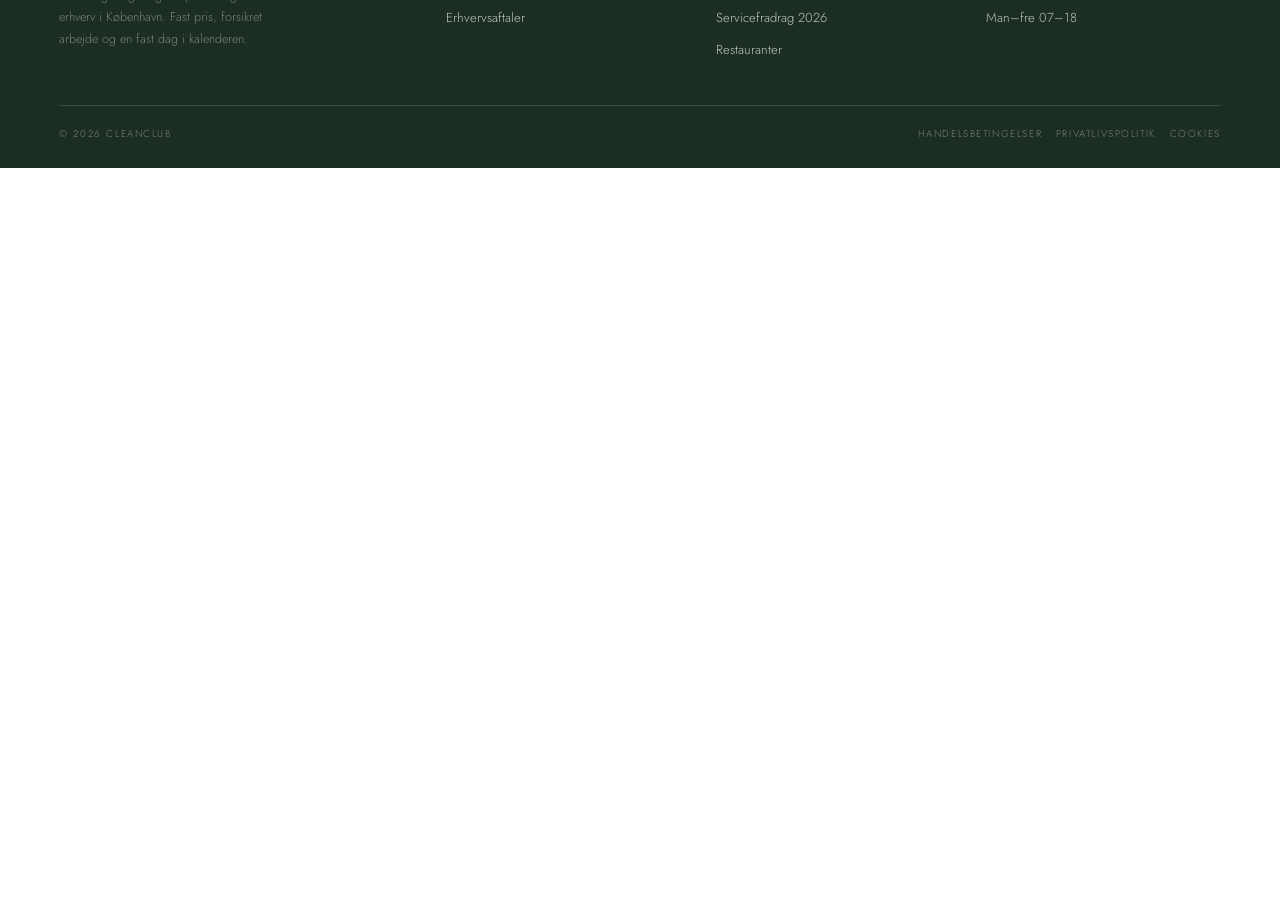
<file: artikler/3-guide.html>
<!DOCTYPE html>
<html lang="da">
<head>
<meta charset="utf-8">
<meta name="viewport" content="width=device-width, initial-scale=1">
<title>Servicefradrag 2026 — hvad du kan trække fra på vinduespudsning | Cleanclub</title>
<meta name="description" content="Servicefradraget er 18.300 kr. pr. person i 2026 og dækker vinduespudsning. Håndværkerfradraget gør ikke. Her er forskellen, regnestykket og hvordan du indberetter.">
<link rel="preconnect" href="https://fonts.googleapis.com">
<link rel="preconnect" href="https://fonts.gstatic.com" crossorigin>
<link href="https://fonts.googleapis.com/css2?family=Playfair+Display:ital,wght@0,400;0,500;1,400&family=Jost:wght@300;400;500&family=Source+Sans+3:ital,wght@0,400;0,600;1,400&display=swap" rel="stylesheet">
<link rel="stylesheet" href="../style.css?v=15">
<link rel="stylesheet" href="artikel.css?v=16">
</head>
<body>

<nav class="nav subnav">
  <div class="wrap inner">
    <a href="../index.html" class="brand" data-brand>
      <img src="../cleanclub-hvid.png" alt="Cleanclub — udvendig rengøring">
    </a>
    <div class="links" id="hovedmenu">
      <a href="../tjenester.html">Tjenester</a>
      <a href="../index.html#priser">Priser</a>
      <a href="../index.html#omraader">Områder</a>
      <a href="../om-os.html">Om os</a>
      <a href="index.html">Artikler</a>
      <a href="../index.html#kontakt" class="menu-cta">Få et tilbud</a>
    </div>
    <button type="button" class="burger" aria-label="Åbn menu" aria-expanded="false" aria-controls="hovedmenu">
      <span></span><span></span><span></span>
    </button>
    <a href="../index.html#kontakt" class="pill pill-ghost">Få et tilbud</a>
  </div>
</nav>

<div class="typebar">
  <div class="wrap">
    <b>Artikeltype</b>
    <a href="index.html">Oversigt</a>
    <a href="1-navside.html">Navside</a>
    <a href="2-omraade.html">Områdeside</a>
    <a href="3-guide.html" class="on">Guide</a>
    <a href="4-erhverv.html">Erhvervsside</a>
  </div>
</div>

<section class="pagehead art-head" style="padding-top:clamp(46px,5vw,74px)">
  <div class="wrap">
    <span class="eyebrow">Guide · Priser og fradrag</span>
    <h1>Servicefradrag 2026<br><em style="font-style:italic">— hvad du faktisk kan trække fra</em></h1>
  </div>
</section>

<nav class="rail" aria-label="Indhold på siden">
  <div class="wrap">
    <span class="rail-lab">Sådan hænger den sammen</span>
    <div class="rail-row">
        <a href="#hvad"><i>01</i><span>Hvad fradraget dækker</span></a>
        <a href="#regnestykke"><i>02</i><span>Hvad det er værd</span></a>
        <a href="#indberet"><i>03</i><span>Sådan indberetter du</span></a>
        <a href="#faq"><i>04</i><span>Spørgsmål vi får</span></a>
    </div>
  </div>
</nav>

<section class="pad">
  <div class="wrap">
    <article class="prose">
        <p>Servicefradraget dækker vinduespudsning. Håndværkerfradraget gør det ikke. Det er den forveksling, der hvert år koster danskere penge, de havde ret til — og den er nem at undgå, når man kender forskellen.</p>

        <div class="fact">
          <h4>Kort fortalt</h4>
          <span class="big">18.300 kr.</span>
          <p>er servicefradraget pr. person i 2026. Det dækker <strong>arbejdslønnen</strong> ved vinduespudsning, både ind- og udvendigt. Bor I to voksne i husstanden, har I hver jeres fradrag.</p>
        </div>

        <h2 id="hvad"><span class="num">01</span>Hvad servicefradraget dækker</h2>
        <p>Servicefradraget er den del af håndværker- og servicefradraget, der gælder <strong>almindeligt hus- og havearbejde</strong>. Vinduespudsning hører til der — sammen med rengøring, havearbejde og børnepasning.</p>
        <p>Tre ting skal være opfyldt, før fradraget kan bruges:</p>
        <ul>
          <li>Det skal være <strong>arbejdsløn</strong>. Materialer, kørsel og udstyr tæller ikke med.</li>
          <li>Der skal være <strong>betalt elektronisk</strong> — bankoverførsel, MobilePay eller kort. Kontant betaling giver intet fradrag, uanset hvad der står på fakturaen.</li>
          <li>Arbejdet skal være udført i <strong>din egen bolig</strong>, som du selv bor i.</li>
        </ul>

        <div class="ikoner">
          <div class="ikon"><svg viewBox="0 0 24 24" fill="none" stroke="currentColor" stroke-linecap="round" stroke-linejoin="round"><circle cx="12" cy="12" r="8"/><path d="M12 8v8M9.5 10h5M9.5 14h5"/></svg><b>Kun arbejdsløn</b><span>Materialer, kørsel og udstyr tæller ikke med.</span></div>
          <div class="ikon"><svg viewBox="0 0 24 24" fill="none" stroke="currentColor" stroke-linecap="round" stroke-linejoin="round"><rect x="2" y="5" width="20" height="14" rx="2.5"/><path d="M2 10h20M6 15h4"/></svg><b>Betal elektronisk</b><span>Bankoverførsel, MobilePay eller kort. Aldrig kontant.</span></div>
          <div class="ikon"><svg viewBox="0 0 24 24" fill="none" stroke="currentColor" stroke-linecap="round" stroke-linejoin="round"><path d="M3 10.5 12 3l9 7.5V20a1 1 0 0 1-1 1H4a1 1 0 0 1-1-1z"/><path d="M9 21v-6h6v6"/></svg><b>Din egen bolig</b><span>Den bolig du selv bor i — også som lejer.</span></div>
        </div>

        <div class="warn">
          <h4>Den fejl der koster flest penge</h4>
          <p><strong>Håndværkerfradraget dækker ikke vinduespudsning.</strong> Det er et separat fradrag på 9.000 kr., og det gælder håndværksmæssige arbejder på boligen — isolering, vinduer der skiftes, den slags. Pudser man ruderne, er det service, ikke håndværk. Bland de to sammen, og fradraget bliver afvist.</p>
        </div>

        <h2 id="regnestykke"><span class="num">02</span>Hvad det er værd i praksis</h2>
        <p>Fradraget er et <strong>ligningsmæssigt fradrag</strong>. Det betyder ikke, at du får 18.300 kr. tilbage — du får skatteværdien af beløbet, som ligger omkring 26 %.</p>

        <table class="art-table">
          <caption>Eksempel: husstand med to voksne på fast vinduesaftale</caption>
          <tr><th>Post</th><th>Beløb</th></tr>
          <tr><td>Vinduespudsning, 6 besøg om året</td><td class="num">3.600 kr.</td></tr>
          <tr><td>Heraf arbejdsløn (det fradragsberettigede)</td><td class="num">3.600 kr.</td></tr>
          <tr><td>Fordelt på to voksne</td><td class="num">1.800 kr. hver</td></tr>
          <tr><td><strong>Reel besparelse efter skat</strong></td><td class="num"><strong>ca. 936 kr.</strong></td></tr>
        </table>

        <figure class="kort" data-graf="linje"
                data-label="Din besparelse" data-stor="936 kr." data-trend="156 kr. pr. besøg"
                data-vaerdier="156,312,468,624,780,936"
                data-labels="1. besøg,2.,3.,4.,5.,6. besøg" data-enhed="kr.">
          <figcaption>Fradraget lægger sig oveni for hvert besøg. Efter seks besøg på et år står der 936 kr. Kør musen hen over kurven for at se de enkelte trin.</figcaption>
        </figure>

        <p>Beløbet er lille pr. besøg og mærkbart over et år. Pointen er, at det er penge, der allerede ligger der — de kræver kun, at fakturaen er betalt elektronisk og indberettet.</p>

        <div class="pull">
          <p>Fradraget forsvinder ikke, fordi man glemmer det. Det forsvinder, fordi man betalte kontant.</p>
        </div>

        <h2 id="indberet"><span class="num">03</span>Sådan indberetter du</h2>
        <ol>
          <li>Gem fakturaen. Den skal vise <strong>arbejdsløn adskilt fra materialer</strong>.</li>
          <li>Log ind på skat.dk og gå til årsopgørelsen, rubrik <strong>461</strong>.</li>
          <li>Indtast arbejdslønnen — ikke det samlede fakturabeløb.</li>
          <li>Bor I to voksne, indberetter I hver jeres andel. I bestemmer selv fordelingen.</li>
        </ol>
        <p>Fradraget følger <strong>betalingsåret</strong>, ikke arbejdsåret. Betaler du i januar for et besøg i december, hører det til januarens år.</p>

        <h2 id="faq"><span class="num">04</span>Spørgsmål vi får</h2>
        <div class="faq">
          <details open>
            <summary>Kan jeg få fradrag som lejer?<span class="pm">+</span></summary>
            <div class="ans">Ja. Fradraget følger den, der bor i boligen og betaler regningen — ikke den, der ejer den.</div>
          </details>
          <details>
            <summary>Gælder det også udvendig pudsning?<span class="pm">+</span></summary>
            <div class="ans">Ja, både ind- og udvendigt. Det er selve arbejdet på boligen, der afgør det.</div>
          </details>
          <details>
            <summary>Hvad med højtryksrens af fliser?<span class="pm">+</span></summary>
            <div class="ans">Rens af fliser og terrasse hører under almindeligt hus- og havearbejde og er som udgangspunkt omfattet. Imprægnering er materialer og tæller ikke med — derfor står de to poster hver for sig på vores fakturaer.</div>
          </details>
          <details>
            <summary>Skal jeg selv indberette, eller gør I det?<span class="pm">+</span></summary>
            <div class="ans">Du indberetter selv i rubrik 461. Vi sørger for, at fakturaen er delt korrekt op, så du kan se præcis hvilket beløb der skal ind.</div>
          </details>
        </div>

        <div class="kilder">
          <h4>Kilder</h4>
          <ol>
            <li>Skattestyrelsen — servicefradrag, satser for 2026</li>
            <li>skat.dk — årsopgørelsen, rubrik 461</li>
            <li><em>Placeholder: kildelinks indsættes ved skrivning, jf. SEO-PLAN.md</em></li>
          </ol>
        </div>
    </article>
  </div>
</section>

<section class="band">
  <div class="wrap">
    <span class="orn"></span>
    <h2>Hvad koster det hos jer?</h2>
    <p>Se prisen for netop dine vinduer, før du kontakter os. Ingen “ring for tilbud”.</p>
    <a href="../index.html#priser" class="pill pill-gold">Beregn din pris</a>
  </div>
</section>

<section class="pad tint">
  <div class="wrap">
    <div class="sec-head" style="text-align:center"><span class="eyebrow">Læs også</span></div>
    <div class="rel-grid">
<a class="rel" href="1-navside.html"><span class="kind">Navside</span><h3>Vinduespudsning i København</h3><p>Overblikket: hvad det koster, hvor tit, og hvad der er med i prisen.</p></a>
<a class="rel" href="2-omraade.html"><span class="kind">Områdeside</span><h3>Vinduespudsning i Valby</h3><p>Villaruder, sprosser og Valby Langgade — hvad der gør ruderne snavsede her.</p></a>
<a class="rel" href="4-erhverv.html"><span class="kind">Erhvervsside</span><h3>Vinduespudsning til restauranter</h3><p>Fedtdamp indefra, vejstøv udefra. Hvorfor 14-dages aftaler er normen.</p></a>
    </div>
  </div>
</section>

<footer class="foot">
  <div class="wrap">
    <div class="foot-top">
      <div class="foot-brand">
        <img src="../cleanclub-hvid.png" alt="Cleanclub — udvendig rengøring">
        <p>Udvendig rengøring for private og erhverv i København.
          Fast pris, forsikret arbejde og en fast dag i kalenderen.</p>
      </div>
      <div class="foot-col">
        <h4>Tjenester</h4>
        <a href="../tjenester.html#vinduer">Vinduespudsning</a>
        <a href="../tjenester.html#hojtryk">Højtryksrens</a>
        <a href="../tjenester.html#erhverv">Erhvervsaftaler</a>
      </div>
      <div class="foot-col">
        <h4>Artikler</h4>
        <a href="1-navside.html">Vinduespudsning i København</a>
        <a href="2-omraade.html">Vinduespudsning i Valby</a>
        <a href="3-guide.html">Servicefradrag 2026</a>
        <a href="4-erhverv.html">Restauranter</a>
      </div>
      <div class="foot-col">
        <h4>Kontakt</h4>
        <a href="tel:+4551781103">51 78 11 03</a>
        <a href="mailto:info@cleanclub.dk">info@cleanclub.dk</a>
        <p>Man–fre 07–18</p>
      </div>
    </div>
    <div class="foot-bar">
      <span>© 2026 Cleanclub</span>
      <span>Handelsbetingelser · Privatlivspolitik · Cookies</span>
    </div>
  </div>
</footer>

<script src="../nav.js"></script>
<script src="artikel.js?v=5"></script>
<script src="graf.js?v=2"></script>
</body>
</html>
</file>
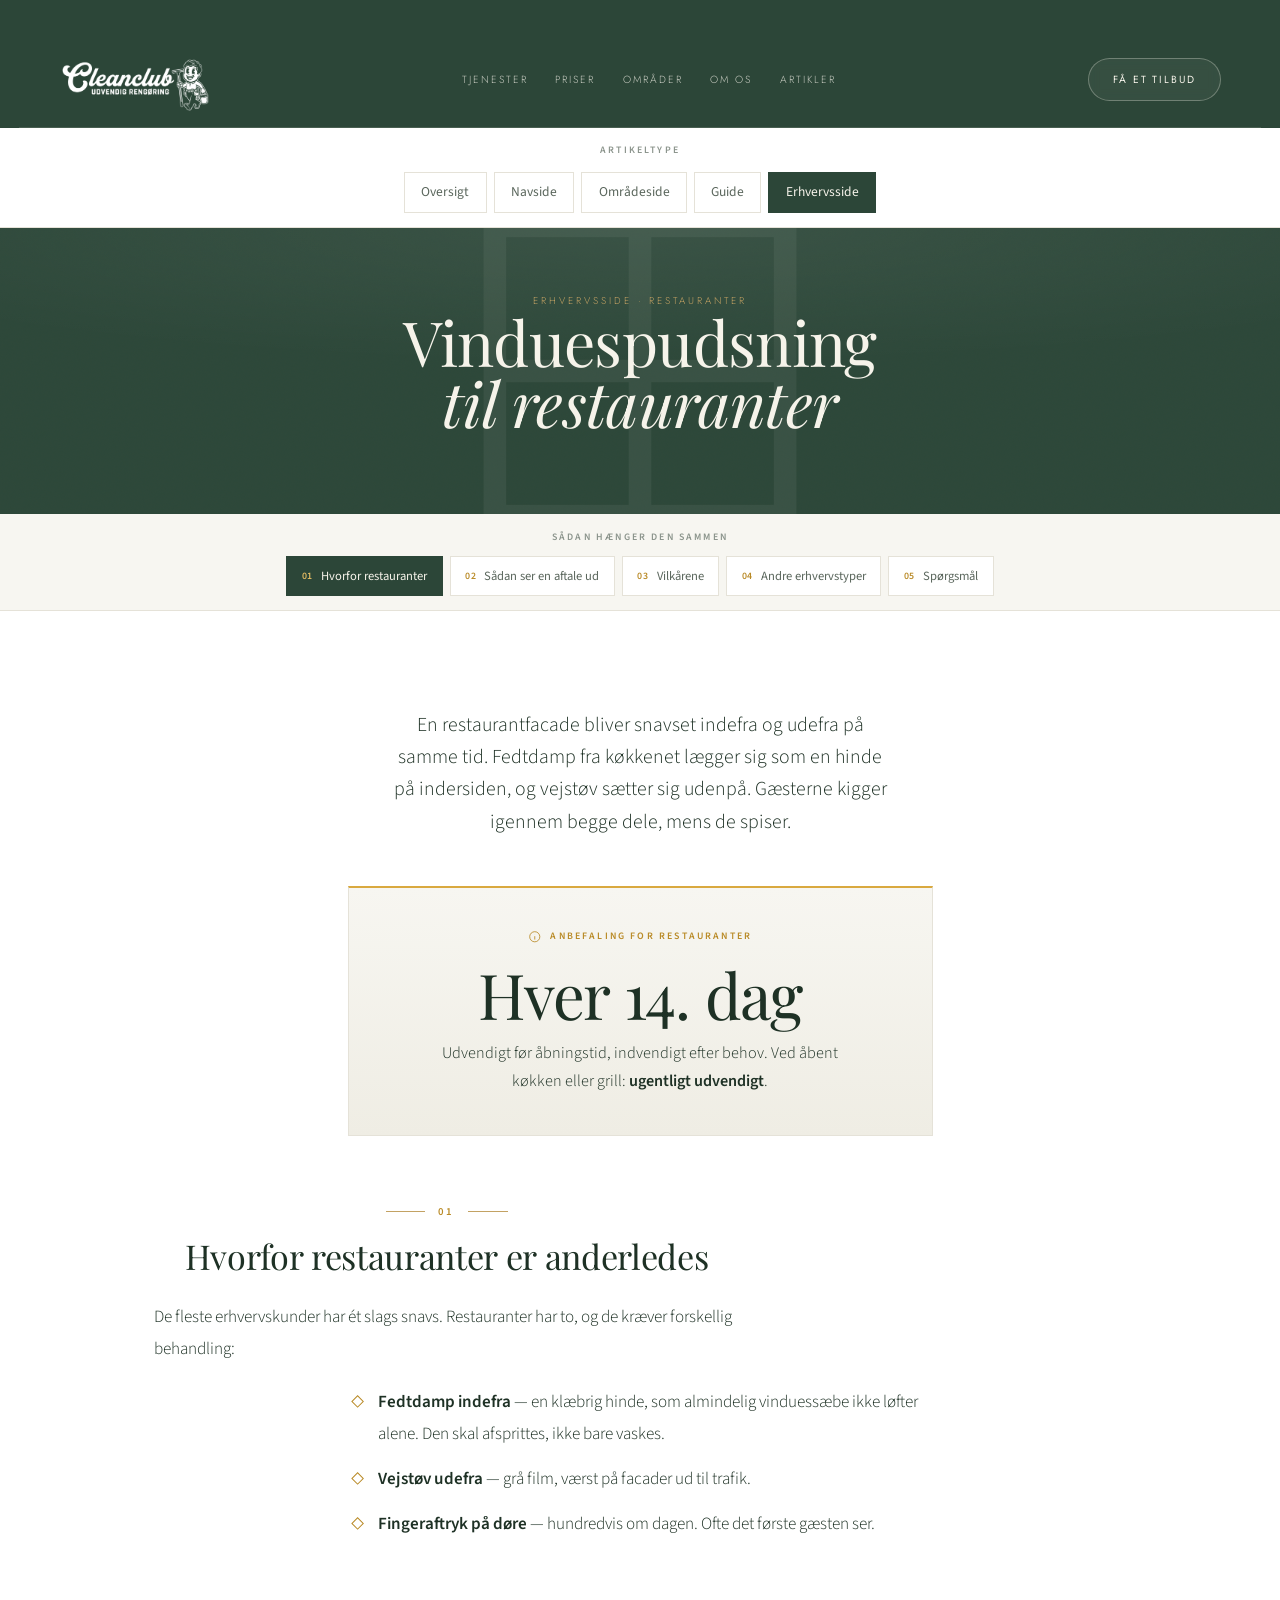
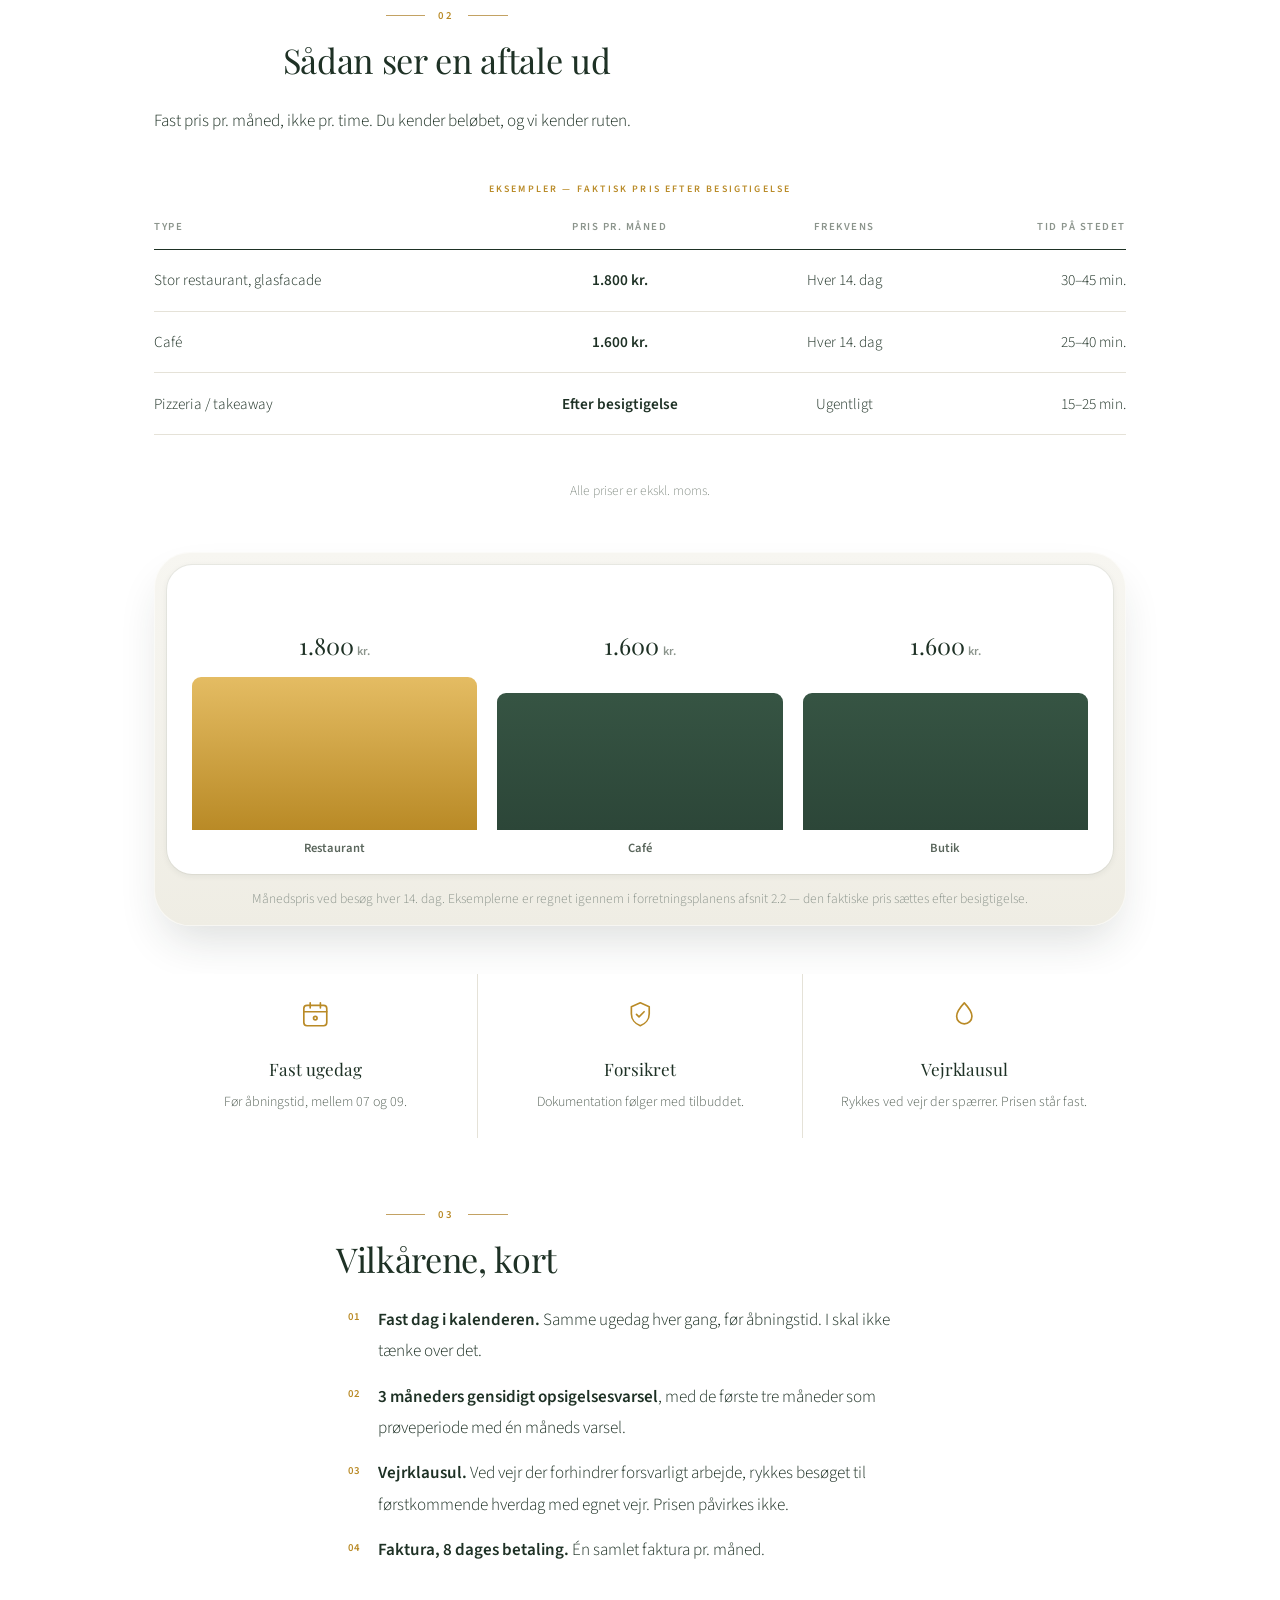
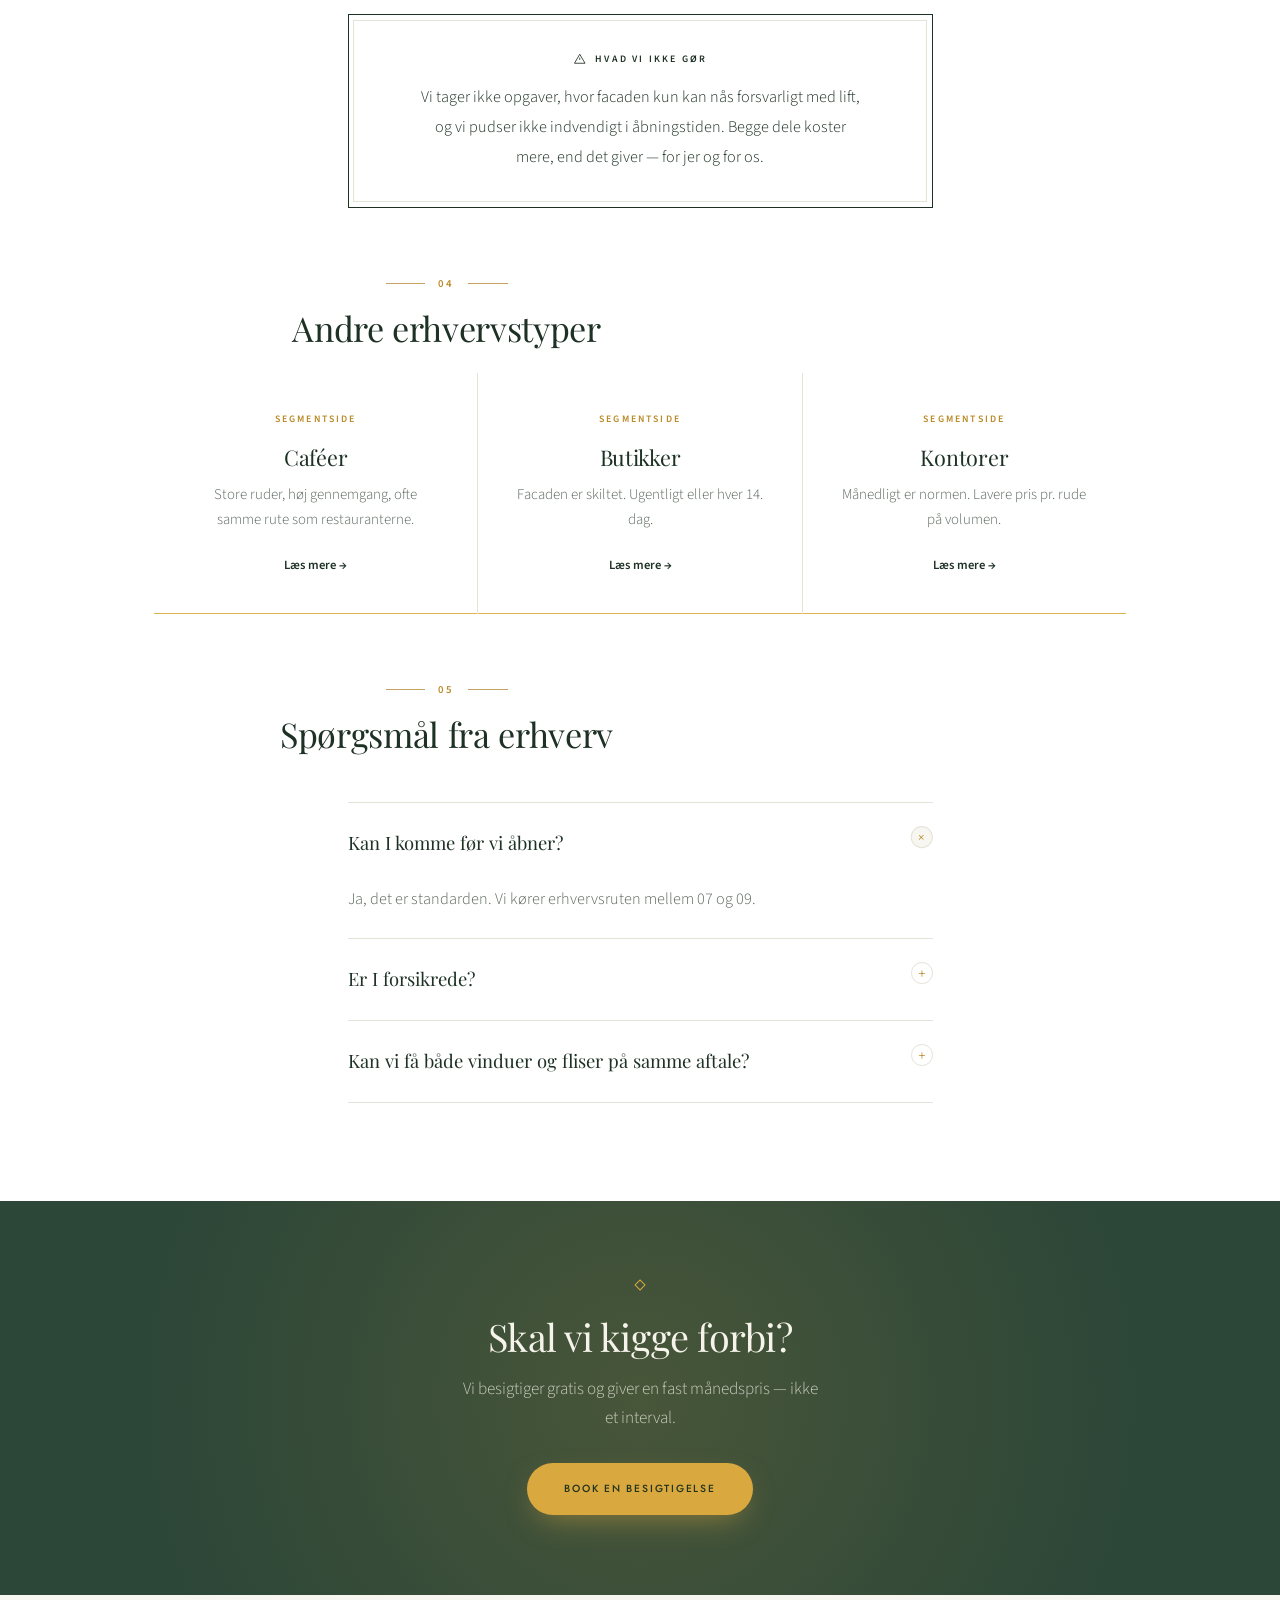
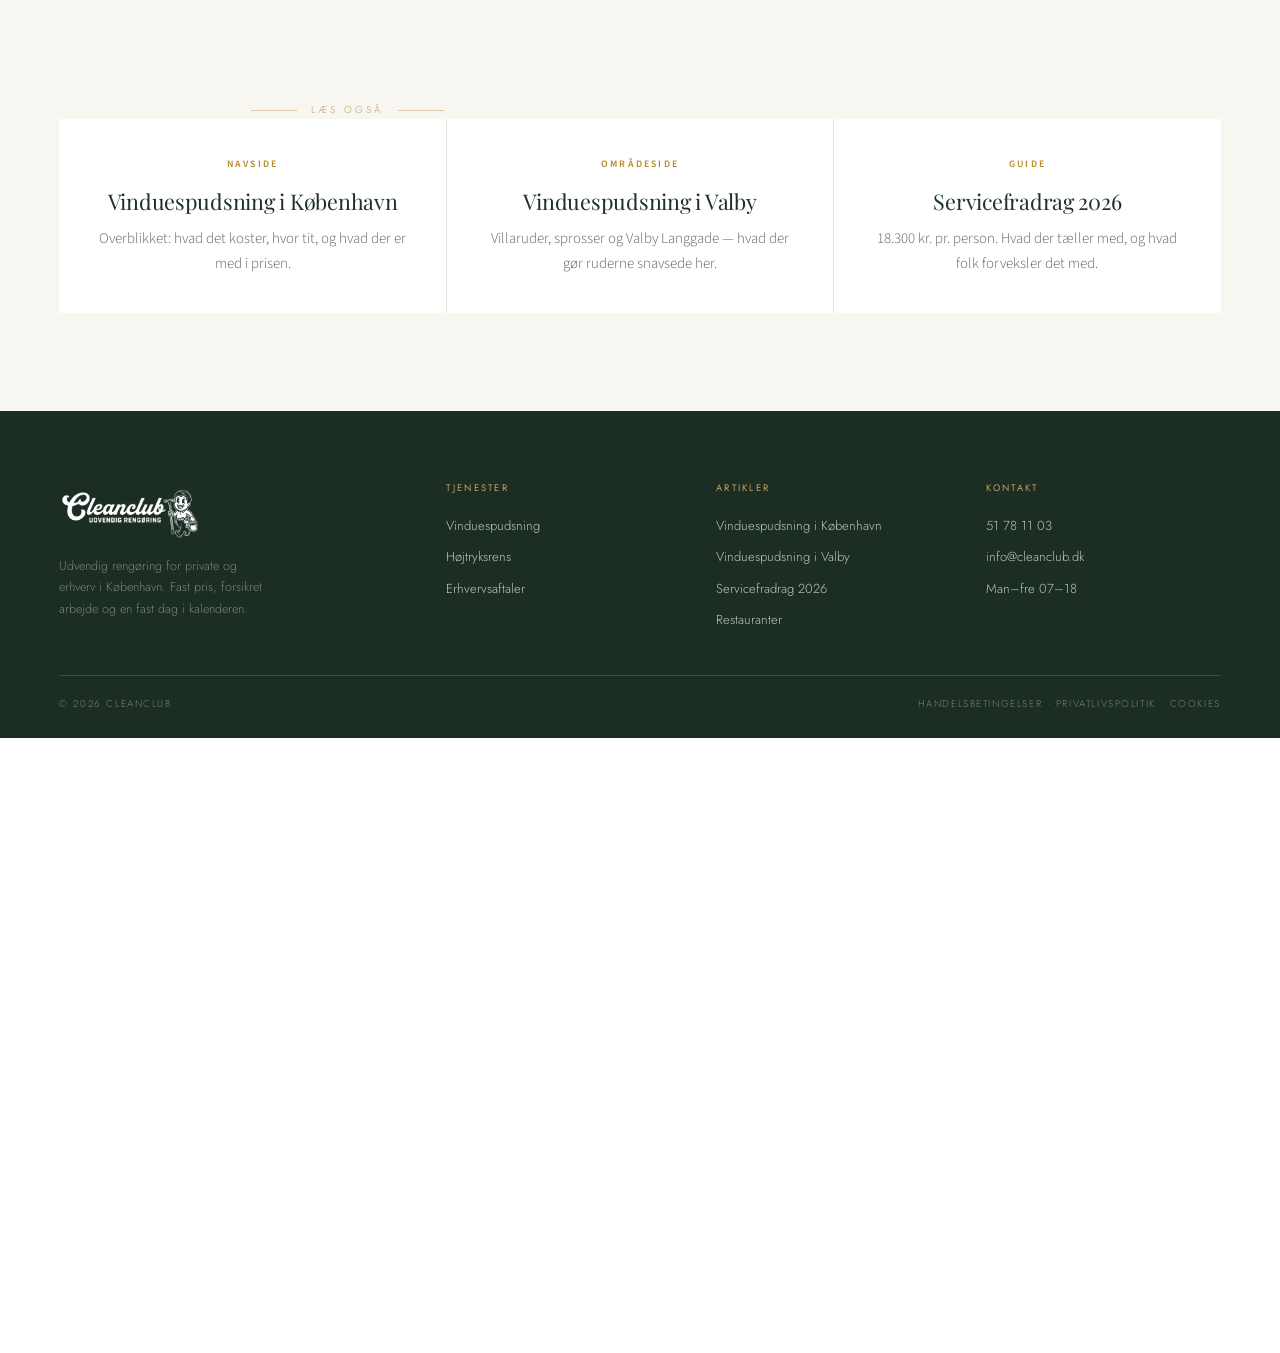
<file: artikler/4-erhverv.html>
<!DOCTYPE html>
<html lang="da">
<head>
<meta charset="utf-8">
<meta name="viewport" content="width=device-width, initial-scale=1">
<title>Vinduespudsning til restauranter i København — fast aftale | Cleanclub</title>
<meta name="description" content="Fedtdamp indefra, vejstøv udefra. Sådan fungerer en fast vinduesaftale for restauranter og caféer i København — pris, frekvens og vilkår.">
<link rel="preconnect" href="https://fonts.googleapis.com">
<link rel="preconnect" href="https://fonts.gstatic.com" crossorigin>
<link href="https://fonts.googleapis.com/css2?family=Playfair+Display:ital,wght@0,400;0,500;1,400&family=Jost:wght@300;400;500&family=Source+Sans+3:ital,wght@0,400;0,600;1,400&display=swap" rel="stylesheet">
<link rel="stylesheet" href="../style.css?v=15">
<link rel="stylesheet" href="artikel.css?v=16">
</head>
<body>

<nav class="nav subnav">
  <div class="wrap inner">
    <a href="../index.html" class="brand" data-brand>
      <img src="../cleanclub-hvid.png" alt="Cleanclub — udvendig rengøring">
    </a>
    <div class="links" id="hovedmenu">
      <a href="../tjenester.html">Tjenester</a>
      <a href="../index.html#priser">Priser</a>
      <a href="../index.html#omraader">Områder</a>
      <a href="../om-os.html">Om os</a>
      <a href="index.html">Artikler</a>
      <a href="../index.html#kontakt" class="menu-cta">Få et tilbud</a>
    </div>
    <button type="button" class="burger" aria-label="Åbn menu" aria-expanded="false" aria-controls="hovedmenu">
      <span></span><span></span><span></span>
    </button>
    <a href="../index.html#kontakt" class="pill pill-ghost">Få et tilbud</a>
  </div>
</nav>

<div class="typebar">
  <div class="wrap">
    <b>Artikeltype</b>
    <a href="index.html">Oversigt</a>
    <a href="1-navside.html">Navside</a>
    <a href="2-omraade.html">Områdeside</a>
    <a href="3-guide.html">Guide</a>
    <a href="4-erhverv.html" class="on">Erhvervsside</a>
  </div>
</div>

<section class="pagehead art-head" style="padding-top:clamp(46px,5vw,74px)">
  <div class="wrap">
    <span class="eyebrow">Erhvervsside · Restauranter</span>
    <h1>Vinduespudsning<br><em style="font-style:italic">til restauranter</em></h1>
  </div>
</section>

<nav class="rail" aria-label="Indhold på siden">
  <div class="wrap">
    <span class="rail-lab">Sådan hænger den sammen</span>
    <div class="rail-row">
        <a href="#hvorfor"><i>01</i><span>Hvorfor restauranter</span></a>
        <a href="#aftale"><i>02</i><span>Sådan ser en aftale ud</span></a>
        <a href="#vilkaar"><i>03</i><span>Vilkårene</span></a>
        <a href="#andre"><i>04</i><span>Andre erhvervstyper</span></a>
        <a href="#faq"><i>05</i><span>Spørgsmål</span></a>
    </div>
  </div>
</nav>

<section class="pad">
  <div class="wrap">
    <article class="prose">
        <p>En restaurantfacade bliver snavset indefra og udefra på samme tid. Fedtdamp fra køkkenet lægger sig som en hinde på indersiden, og vejstøv sætter sig udenpå. Gæsterne kigger igennem begge dele, mens de spiser.</p>

        <div class="fact">
          <h4>Anbefaling for restauranter</h4>
          <span class="big">Hver 14. dag</span>
          <p>Udvendigt før åbningstid, indvendigt efter behov. Ved åbent køkken eller grill: <strong>ugentligt udvendigt</strong>.</p>
        </div>

        <h2 id="hvorfor"><span class="num">01</span>Hvorfor restauranter er anderledes</h2>
        <p>De fleste erhvervskunder har ét slags snavs. Restauranter har to, og de kræver forskellig behandling:</p>
        <ul>
          <li><strong>Fedtdamp indefra</strong> — en klæbrig hinde, som almindelig vinduessæbe ikke løfter alene. Den skal afsprittes, ikke bare vaskes.</li>
          <li><strong>Vejstøv udefra</strong> — grå film, værst på facader ud til trafik.</li>
          <li><strong>Fingeraftryk på døre</strong> — hundredvis om dagen. Ofte det første gæsten ser.</li>
        </ul>

        <h2 id="aftale"><span class="num">02</span>Sådan ser en aftale ud</h2>
        <p>Fast pris pr. måned, ikke pr. time. Du kender beløbet, og vi kender ruten.</p>

        <table class="art-table">
          <caption>Eksempler — faktisk pris efter besigtigelse</caption>
          <tr><th>Type</th><th>Pris pr. måned</th><th>Frekvens</th><th>Tid på stedet</th></tr>
          <tr><td>Stor restaurant, glasfacade</td><td class="num">1.800 kr.</td><td>Hver 14. dag</td><td>30–45 min.</td></tr>
          <tr><td>Café</td><td class="num">1.600 kr.</td><td>Hver 14. dag</td><td>25–40 min.</td></tr>
          <tr><td>Pizzeria / takeaway</td><td class="num">Efter besigtigelse</td><td>Ugentligt</td><td>15–25 min.</td></tr>
        </table>
        <p class="art-fine">Alle priser er ekskl. moms.</p>

        <figure class="kort" data-graf="soejle"
                data-vaerdier="1800,1600,1600" data-labels="Restaurant,Café,Butik" data-enhed="kr.">
          <figcaption>Månedspris ved besøg hver 14. dag. Eksemplerne er regnet igennem i forretningsplanens afsnit 2.2 — den faktiske pris sættes efter besigtigelse.</figcaption>
        </figure>

        <div class="ikoner">
          <div class="ikon"><svg viewBox="0 0 24 24" fill="none" stroke="currentColor" stroke-linecap="round" stroke-linejoin="round"><rect x="3" y="5" width="18" height="16" rx="2.5"/><path d="M3 10h18M8 3v4M16 3v4"/><circle cx="12" cy="15" r="1.4"/></svg><b>Fast ugedag</b><span>Før åbningstid, mellem 07 og 09.</span></div>
          <div class="ikon"><svg viewBox="0 0 24 24" fill="none" stroke="currentColor" stroke-linecap="round" stroke-linejoin="round"><path d="M12 3l7 3v5.5c0 4.4-3 8-7 9.5-4-1.5-7-5.1-7-9.5V6z"/><path d="m9 12 2 2 4-4"/></svg><b>Forsikret</b><span>Dokumentation følger med tilbuddet.</span></div>
          <div class="ikon"><svg viewBox="0 0 24 24" fill="none" stroke="currentColor" stroke-linecap="round" stroke-linejoin="round"><path d="M12 3s6 6.4 6 10.5A6 6 0 0 1 6 13.5C6 9.4 12 3 12 3z"/></svg><b>Vejrklausul</b><span>Rykkes ved vejr der spærrer. Prisen står fast.</span></div>
        </div>

        <h2 id="vilkaar"><span class="num">03</span>Vilkårene, kort</h2>
        <ol>
          <li><strong>Fast dag i kalenderen.</strong> Samme ugedag hver gang, før åbningstid. I skal ikke tænke over det.</li>
          <li><strong>3 måneders gensidigt opsigelsesvarsel</strong>, med de første tre måneder som prøveperiode med én måneds varsel.</li>
          <li><strong>Vejrklausul.</strong> Ved vejr der forhindrer forsvarligt arbejde, rykkes besøget til førstkommende hverdag med egnet vejr. Prisen påvirkes ikke.</li>
          <li><strong>Faktura, 8 dages betaling.</strong> Én samlet faktura pr. måned.</li>
        </ol>

        <div class="warn">
          <h4>Hvad vi ikke gør</h4>
          <p>Vi tager ikke opgaver, hvor facaden kun kan nås forsvarligt med lift, og vi pudser ikke indvendigt i åbningstiden. Begge dele koster mere, end det giver — for jer og for os.</p>
        </div>

        <h2 id="andre"><span class="num">04</span>Andre erhvervstyper</h2>
        <div class="hub-grid">
          <a class="hub" href="#"><span class="kind">Segmentside</span><h3>Caféer</h3><p>Store ruder, høj gennemgang, ofte samme rute som restauranterne.</p><span class="arrow">Læs mere →</span></a>
          <a class="hub" href="#"><span class="kind">Segmentside</span><h3>Butikker</h3><p>Facaden er skiltet. Ugentligt eller hver 14. dag.</p><span class="arrow">Læs mere →</span></a>
          <a class="hub" href="#"><span class="kind">Segmentside</span><h3>Kontorer</h3><p>Månedligt er normen. Lavere pris pr. rude på volumen.</p><span class="arrow">Læs mere →</span></a>
        </div>

        <h2 id="faq"><span class="num">05</span>Spørgsmål fra erhverv</h2>
        <div class="faq">
          <details open>
            <summary>Kan I komme før vi åbner?<span class="pm">+</span></summary>
            <div class="ans">Ja, det er standarden. Vi kører erhvervsruten mellem 07 og 09.</div>
          </details>
          <details>
            <summary>Er I forsikrede?<span class="pm">+</span></summary>
            <div class="ans">Ja, erhvervsansvarsforsikring. Dokumentation sendes med tilbuddet.</div>
          </details>
          <details>
            <summary>Kan vi få både vinduer og fliser på samme aftale?<span class="pm">+</span></summary>
            <div class="ans">Ja. Fliser og udeservering renses typisk to gange om året, forår og sensommer, og lægges ind i den løbende aftale i stedet for at blive faktureret særskilt.</div>
          </details>
        </div>
    </article>
  </div>
</section>

<section class="band">
  <div class="wrap">
    <span class="orn"></span>
    <h2>Skal vi kigge forbi?</h2>
    <p>Vi besigtiger gratis og giver en fast månedspris — ikke et interval.</p>
    <a href="../index.html#priser" class="pill pill-gold">Book en besigtigelse</a>
  </div>
</section>

<section class="pad tint">
  <div class="wrap">
    <div class="sec-head" style="text-align:center"><span class="eyebrow">Læs også</span></div>
    <div class="rel-grid">
<a class="rel" href="1-navside.html"><span class="kind">Navside</span><h3>Vinduespudsning i København</h3><p>Overblikket: hvad det koster, hvor tit, og hvad der er med i prisen.</p></a>
<a class="rel" href="2-omraade.html"><span class="kind">Områdeside</span><h3>Vinduespudsning i Valby</h3><p>Villaruder, sprosser og Valby Langgade — hvad der gør ruderne snavsede her.</p></a>
<a class="rel" href="3-guide.html"><span class="kind">Guide</span><h3>Servicefradrag 2026</h3><p>18.300 kr. pr. person. Hvad der tæller med, og hvad folk forveksler det med.</p></a>
    </div>
  </div>
</section>

<footer class="foot">
  <div class="wrap">
    <div class="foot-top">
      <div class="foot-brand">
        <img src="../cleanclub-hvid.png" alt="Cleanclub — udvendig rengøring">
        <p>Udvendig rengøring for private og erhverv i København.
          Fast pris, forsikret arbejde og en fast dag i kalenderen.</p>
      </div>
      <div class="foot-col">
        <h4>Tjenester</h4>
        <a href="../tjenester.html#vinduer">Vinduespudsning</a>
        <a href="../tjenester.html#hojtryk">Højtryksrens</a>
        <a href="../tjenester.html#erhverv">Erhvervsaftaler</a>
      </div>
      <div class="foot-col">
        <h4>Artikler</h4>
        <a href="1-navside.html">Vinduespudsning i København</a>
        <a href="2-omraade.html">Vinduespudsning i Valby</a>
        <a href="3-guide.html">Servicefradrag 2026</a>
        <a href="4-erhverv.html">Restauranter</a>
      </div>
      <div class="foot-col">
        <h4>Kontakt</h4>
        <a href="tel:+4551781103">51 78 11 03</a>
        <a href="mailto:info@cleanclub.dk">info@cleanclub.dk</a>
        <p>Man–fre 07–18</p>
      </div>
    </div>
    <div class="foot-bar">
      <span>© 2026 Cleanclub</span>
      <span>Handelsbetingelser · Privatlivspolitik · Cookies</span>
    </div>
  </div>
</footer>

<script src="../nav.js"></script>
<script src="artikel.js?v=5"></script>
<script src="graf.js?v=2"></script>
</body>
</html>
</file>
<file: style.css>
/* ============================================================
   CLEANCLUB — VARIANT 5 · "ELEGANT"
   Grøn hero, hvid krop, grøn afslutning.
   ============================================================ */

:root{
  /* Grøn — mørk brandgrøn */
  --green:#2C4638;
  --green-dp:#243A2E;
  --green-dk:#1C2E24;
  --green-lt:#365443;

  /* Lys side */
  --paper:#FFFFFF;
  --paper-2:#F7F6F1;
  --paper-3:#EFEDE4;

  /* Tekst på lyst */
  --ink:#1E3125;
  --ink-2:#5A665C;
  --ink-3:#8B948C;
  --line:#E5E2D8;

  /* Tekst på grønt */
  --cream:#F6F3EA;
  --cream-2:rgba(246,243,234,.76);
  --cream-3:rgba(246,243,234,.42);

  --gold:#D9A93F;
  --gold-lt:#E4BC63;
  --gold-dk:#B98A26;
  --gold-mut:#C3A263;

  --serif:"Playfair Display",Georgia,"Times New Roman",serif;
  --sans:"Jost",-apple-system,BlinkMacSystemFont,"Segoe UI",sans-serif;
  --ease:cubic-bezier(.4,0,.2,1);
}

*{box-sizing:border-box;margin:0;padding:0}
html{scroll-behavior:smooth}
/* Luft over ankermål, så det faste mockup-banner ikke dækker overskriften efter et scroll */
#ydelser,#priser,#omraader,#kontakt,#vinduer,#hojtryk,#erhverv,#paavej{scroll-margin-top:56px}
body{
  background:var(--paper);
  color:var(--ink);
  font-family:var(--sans);
  font-weight:300;font-size:17px;line-height:1.7;
  -webkit-font-smoothing:antialiased;overflow-x:hidden;
}
a{color:inherit;text-decoration:none}
img{display:block;max-width:100%}

/* ---------- Mockup-banner ---------- */
.mock{
  position:fixed;top:0;left:0;right:0;z-index:200;
  background:var(--green-dk);color:var(--cream-3);
  text-align:center;padding:7px 16px;
  font-size:11px;letter-spacing:.18em;text-transform:uppercase;
}

.wrap{width:100%;max-width:1380px;margin:0 auto;padding:0 clamp(20px,3.5vw,46px)}
.narrow{max-width:960px}

/* ============ TYPOGRAFI ============ */
h1,h2,h3{font-family:var(--serif);font-weight:400;letter-spacing:-.012em;line-height:1.06}
h1{font-size:clamp(42px,7vw,96px);line-height:.98}
h2{font-size:clamp(31px,4.2vw,58px)}
h3{font-size:clamp(20px,1.9vw,26px);line-height:1.2}

.eyebrow{
  display:inline-flex;align-items:center;gap:16px;
  font-size:11px;letter-spacing:.30em;text-transform:uppercase;
  color:var(--gold-mut);
}
.eyebrow::before,.eyebrow::after{
  content:"";width:clamp(28px,4vw,60px);height:1px;background:currentColor;opacity:.5;
}
.eyebrow.left::before{display:none}

.lede{font-size:clamp(15px,1.2vw,17.5px);line-height:1.78;color:var(--ink-2);font-weight:300}
.on-green .lede{color:var(--cream-2)}

/* ============ KNAPPER ============ */
.pill{
  display:inline-flex;align-items:center;justify-content:center;gap:9px;
  border-radius:999px;font-size:11.5px;letter-spacing:.19em;
  text-transform:uppercase;font-weight:400;white-space:nowrap;
  transition:.28s var(--ease);
}
.pill-ghost{
  padding:13px 26px;color:var(--cream);
  border:1px solid rgba(246,243,234,.30);
  background:rgba(246,243,234,.05);backdrop-filter:blur(6px);
}
.pill-ghost:hover{background:rgba(246,243,234,.13);border-color:rgba(246,243,234,.5)}
.pill-gold{
  padding:19px 42px;background:var(--gold);color:#23331F;
  font-weight:500;letter-spacing:.17em;
  box-shadow:0 12px 34px -12px rgba(217,169,63,.6);
}
.pill-gold:hover{background:var(--gold-lt);transform:translateY(-2px)}
.pill-dark{padding:17px 36px;background:var(--green);color:var(--cream);font-weight:400}
.pill-dark:hover{background:var(--green-dp);transform:translateY(-2px)}
.pill-line{padding:17px 34px;border:1px solid var(--line);color:var(--ink)}
.pill-line:hover{border-color:var(--green);background:var(--green);color:var(--cream)}

/* ============ HERO ============ */
.hero{
  position:relative;min-height:100vh;min-height:100svh;
  display:flex;flex-direction:column;
  padding-top:34px;overflow:hidden;background:var(--green);color:var(--cream);
}
.hero::before{
  content:"";position:absolute;inset:0;z-index:0;pointer-events:none;
  background:
    radial-gradient(120% 80% at 50% 18%,rgba(255,255,255,.055) 0%,rgba(255,255,255,0) 58%),
    radial-gradient(100% 70% at 50% 108%,rgba(0,0,0,.34) 0%,rgba(0,0,0,0) 62%);
}
.hero::after{
  content:"";position:absolute;inset:0;z-index:0;pointer-events:none;opacity:.24;
  background-image:url("data:image/svg+xml,%3Csvg xmlns='http://www.w3.org/2000/svg' width='200' height='200'%3E%3Cfilter id='n'%3E%3CfeTurbulence type='fractalNoise' baseFrequency='.9' numOctaves='4'/%3E%3C/filter%3E%3Crect width='200' height='200' filter='url(%23n)' opacity='.45'/%3E%3C/svg%3E");
  mix-blend-mode:overlay;
}
.hero > *{position:relative;z-index:2}

/* ---------- Navigation ---------- */
.nav{padding:20px 0 0}
.nav .inner{
  display:flex;align-items:center;justify-content:space-between;gap:28px;
  padding-bottom:18px;border-bottom:1px solid rgba(246,243,234,.14);
}
.brand{display:flex;align-items:center;flex:0 0 auto}
.brand img{height:clamp(52px,5.4vw,78px);width:auto}

/* Hamburgerknap — vises kun under 1040px, se media query længere nede */
.burger{
  display:none;width:44px;height:44px;padding:0;margin-left:auto;
  border:0;background:none;cursor:pointer;
  flex-direction:column;align-items:center;justify-content:center;gap:5px;
}
.burger span{
  display:block;width:22px;height:1.5px;background:var(--cream);
  transition:.28s var(--ease);
}
/* De tre streger bliver til et kryds, når menuen er åben */
.nav.open .burger span:nth-child(1){transform:translateY(6.5px) rotate(45deg)}
.nav.open .burger span:nth-child(2){opacity:0}
.nav.open .burger span:nth-child(3){transform:translateY(-6.5px) rotate(-45deg)}
.burger:focus-visible{outline:2px solid var(--gold);outline-offset:2px;border-radius:3px}

/* CTA'en i mobilmenuen — skjult på desktop, hvor pillen i nav'en bruges */
.menu-cta{display:none}

.links{display:flex;align-items:center;gap:clamp(18px,2.4vw,36px)}
.links a{
  font-size:11.5px;letter-spacing:.19em;text-transform:uppercase;
  color:var(--cream-2);padding:6px 0;position:relative;transition:color .25s var(--ease);
}
.links a::after{
  content:"";position:absolute;left:0;bottom:0;height:1px;width:0;
  background:var(--gold);transition:width .3s var(--ease);
}
.links a:hover{color:var(--cream)}
.links a:hover::after{width:100%}

/* ---------- Hero-midte ---------- */
.hero-mid{
  flex:1;display:flex;align-items:center;
  padding-top:clamp(10px,1.6vw,26px);
  padding-bottom:clamp(74px,8vw,108px);
}
.hero-grid{
  display:grid;grid-template-columns:1.08fr .92fr;
  gap:clamp(26px,4vw,60px);align-items:center;width:100%;
}
.hero-copy{text-align:left}
.hero-copy .eyebrow{
  margin-bottom:clamp(14px,1.8vw,24px);
  color:var(--gold-lt);font-weight:500;
  font-size:clamp(11.5px,1.05vw,13.5px);letter-spacing:.32em;
}
.hero-copy h1{color:var(--cream)}
.hero-copy h1 .it{display:block;font-style:italic;margin-top:.04em;letter-spacing:.004em}
.hero-copy .lede{margin-top:clamp(16px,2vw,26px);max-width:42ch;color:var(--cream-2)}
.hero-copy .pill-gold{margin-top:clamp(24px,2.8vw,36px)}

/* ---------- Maskot med små livstegn ---------- */
.hero-figure{display:flex;justify-content:center;align-items:flex-end}
.mascot-wrap{
  position:relative;display:inline-block;
  width:min(100%,clamp(220px,26vw,380px));
  filter:drop-shadow(0 26px 40px rgba(0,0,0,.28));
}
.mascot-wrap img{width:100%;height:auto;display:block}

}

@media (prefers-reduced-motion:reduce){
  html{scroll-behavior:auto}
  .mascot-wrap img{animation:none}
}

.hero-foot{position:absolute;left:0;right:0;bottom:clamp(22px,3vw,38px);z-index:3}
.hero-foot .inner{display:flex;align-items:center;justify-content:space-between;gap:20px}
.scroll{
  width:50px;height:50px;border-radius:50%;
  border:1px solid rgba(246,243,234,.26);
  display:flex;align-items:center;justify-content:center;
  color:var(--cream-2);font-size:15px;transition:.28s var(--ease);
}
.scroll:hover{background:rgba(246,243,234,.10);color:var(--cream);transform:translateY(3px)}
.book{padding:14px 24px}
.book svg{width:14px;height:14px;opacity:.85}
.book .chev{width:10px;height:10px;opacity:.7}

/* ============ SEKTIONER ============ */
section{position:relative}
.pad{padding:clamp(72px,8.5vw,132px) 0}
.pad-sm{padding:clamp(48px,5.5vw,84px) 0}
.tint{background:var(--paper-2)}
.on-green{background:var(--green);color:var(--cream)}
.on-green h2,.on-green h3{color:var(--cream)}

.sec-head{max-width:640px}
.sec-head.mid{margin:0 auto;text-align:center}
.sec-head h2{margin-top:20px}
.sec-head .lede{margin-top:18px}
.sec-head.mid .lede{margin-left:auto;margin-right:auto}

/* ---------- Tillidsbjælke ---------- */
.trust{border-bottom:1px solid var(--line)}
.trust .inner{display:grid;grid-template-columns:repeat(4,1fr)}
.trust-item{padding:30px 26px;text-align:center;border-right:1px solid var(--line)}
.trust-item:last-child{border-right:none}
.trust-item .t{
  font-size:11px;letter-spacing:.22em;text-transform:uppercase;
  color:var(--gold-dk);margin-bottom:8px;
}
.trust-item .d{font-size:14px;color:var(--ink-2);line-height:1.55}

/* ---------- Ydelseskort ---------- */
.cards{display:grid;grid-template-columns:repeat(3,1fr);gap:clamp(18px,2.2vw,30px);margin-top:clamp(38px,4.5vw,62px)}
.card{
  border:1px solid var(--line);border-radius:3px;padding:clamp(28px,2.6vw,38px);
  display:flex;flex-direction:column;background:var(--paper);
  transition:.3s var(--ease);
}
.card:hover{border-color:var(--gold-mut);transform:translateY(-4px);box-shadow:0 22px 48px -30px rgba(30,49,37,.35)}
.card .no{font-size:11px;letter-spacing:.24em;color:var(--gold-mut);margin-bottom:16px}
.card h3{margin-bottom:12px}
.card p{font-size:14.5px;color:var(--ink-2);line-height:1.7;flex:1}
.card .from{
  margin-top:26px;padding-top:18px;border-top:1px solid var(--line);
  display:flex;justify-content:space-between;align-items:baseline;
}
.card .from span{font-size:11px;letter-spacing:.2em;text-transform:uppercase;color:var(--ink-3)}
.card .from b{font-family:var(--serif);font-size:24px;font-weight:400;color:var(--ink)}

/* ---------- Trin ---------- */
.steps{display:grid;grid-template-columns:repeat(4,1fr);gap:clamp(20px,2.6vw,40px);margin-top:clamp(38px,4.5vw,62px)}
.step .n{
  font-family:var(--serif);font-size:15px;color:var(--gold-dk);
  padding-bottom:14px;margin-bottom:18px;border-bottom:1px solid var(--line);
}
.step h3{font-size:clamp(17px,1.5vw,21px);margin-bottom:10px}
.step p{font-size:14.5px;color:var(--ink-2);line-height:1.7}

/* ---------- Split ---------- */
.split{display:grid;grid-template-columns:1fr 1fr;gap:clamp(32px,5vw,80px);align-items:center}
.split-list{list-style:none;margin-top:26px}
.split-list li{
  position:relative;padding-left:26px;margin-bottom:13px;
  font-size:15px;color:var(--ink-2);line-height:1.6;
}
.split-list li::before{
  content:"";position:absolute;left:0;top:11px;width:7px;height:1px;background:var(--gold);
}
.figure{
  aspect-ratio:4/3.4;background:var(--green);border-radius:3px;
  position:relative;overflow:hidden;
}
.figure svg{width:100%;height:100%}

/* ---------- Citater ---------- */
.quotes{display:grid;grid-template-columns:repeat(3,1fr);gap:clamp(18px,2.4vw,34px);margin-top:clamp(38px,4.5vw,62px)}
.quote{border-top:1px solid var(--line);padding-top:28px}
.quote .stars{color:var(--gold);letter-spacing:4px;font-size:13px;margin-bottom:18px}
.quote q{
  display:block;font-family:var(--serif);font-size:clamp(17px,1.5vw,20px);
  line-height:1.5;color:var(--ink);quotes:none;font-style:italic;
}
.quote .who{margin-top:22px;font-size:11px;letter-spacing:.2em;text-transform:uppercase;color:var(--ink-3)}
.quote .who b{display:block;color:var(--ink);font-weight:400;letter-spacing:.1em;font-size:13px;margin-bottom:4px}

/* ---------- FAQ ---------- */
.faq{margin-top:clamp(34px,4vw,54px);border-top:1px solid var(--line)}
.faq details{border-bottom:1px solid var(--line)}
.faq summary{
  list-style:none;cursor:pointer;padding:26px 0;
  display:flex;justify-content:space-between;align-items:flex-start;gap:24px;
  font-family:var(--serif);font-size:clamp(17px,1.6vw,21px);color:var(--ink);
  transition:color .25s var(--ease);
}
.faq summary::-webkit-details-marker{display:none}
.faq summary:hover{color:var(--gold-dk)}
.faq summary .pm{
  flex:0 0 auto;width:24px;height:24px;border-radius:50%;
  border:1px solid var(--line);color:var(--gold-dk);
  display:flex;align-items:center;justify-content:center;font-size:15px;line-height:1;
  font-family:var(--sans);transition:.3s var(--ease);
}
.faq details[open] summary .pm{transform:rotate(45deg);background:var(--paper-2)}
.faq .ans{padding:0 0 28px;font-size:15px;color:var(--ink-2);line-height:1.78;max-width:74ch}

/* ---------- Slut-CTA ---------- */
.endcta{text-align:center;position:relative;overflow:hidden}
.endcta::after{
  content:"";position:absolute;inset:0;pointer-events:none;opacity:.2;
  background-image:url("data:image/svg+xml,%3Csvg xmlns='http://www.w3.org/2000/svg' width='200' height='200'%3E%3Cfilter id='n'%3E%3CfeTurbulence type='fractalNoise' baseFrequency='.9' numOctaves='4'/%3E%3C/filter%3E%3Crect width='200' height='200' filter='url(%23n)' opacity='.45'/%3E%3C/svg%3E");
  mix-blend-mode:overlay;
}
.endcta .wrap{position:relative;z-index:2}
.endcta h2{margin:20px auto 0;max-width:16ch}
.endcta .lede{margin:20px auto 0;max-width:48ch}
.endcta .btns{display:flex;gap:12px;justify-content:center;flex-wrap:wrap;margin-top:34px}
.endcta .hours{margin-top:28px;font-size:11px;letter-spacing:.2em;text-transform:uppercase;color:var(--cream-3)}

/* ---------- Footer ---------- */
.foot{background:var(--green-dk);color:var(--cream-2);padding:clamp(56px,6vw,86px) 0 28px}
.foot-top{display:grid;grid-template-columns:1.5fr 1fr 1fr 1fr;gap:clamp(28px,3vw,46px);padding-bottom:44px}
.foot-brand img{height:64px;width:auto;margin-bottom:20px}
.foot-brand p{font-size:14px;color:var(--cream-3);max-width:30ch;line-height:1.7}
.foot-col h4{
  font-family:var(--sans);font-weight:400;font-size:10.5px;letter-spacing:.24em;
  text-transform:uppercase;color:var(--gold-mut);margin-bottom:16px;
}
.foot-col a,.foot-col p{display:block;font-size:14.5px;padding:5px 0;color:var(--cream-2);transition:.2s}
.foot-col a:hover{color:var(--cream)}
.foot-bar{
  border-top:1px solid rgba(246,243,234,.14);padding-top:22px;
  display:flex;justify-content:space-between;gap:18px;flex-wrap:wrap;
  font-size:11px;letter-spacing:.16em;text-transform:uppercase;color:var(--cream-3);
}

/* ---------- Prisberegner ---------- */
.calc{
  display:grid;grid-template-columns:1.06fr .94fr;
  background:var(--green);border-radius:3px;overflow:hidden;
  margin-top:clamp(38px,4.5vw,58px);
  box-shadow:0 40px 90px -50px rgba(30,49,37,.55);
}
.calc-left{padding:clamp(24px,2.4vw,34px);color:var(--cream)}
.calc-right{background:var(--paper);padding:clamp(24px,2.4vw,34px);display:flex;flex-direction:column}

/* Niveau 1 — hvilken ydelse. Den tunge, gyldne beslutning. */
.seg{
  display:inline-flex;flex-wrap:wrap;gap:4px;padding:4px;margin-bottom:16px;
  border:1px solid rgba(246,243,234,.22);border-radius:999px;
}
.seg button{
  font:inherit;background:none;border:0;cursor:pointer;
  padding:10px 24px;border-radius:999px;
  font-size:10.5px;letter-spacing:.2em;text-transform:uppercase;
  color:var(--cream-2);transition:.25s var(--ease);
}
.seg button.on{background:var(--gold);color:#23331F}
.seg button:not(.on):hover{color:var(--cream)}

/* Niveau 2 — privat eller erhverv. Lettere, så hierarkiet er tydeligt. */
.seg-kunde{
  display:flex;gap:26px;margin-bottom:clamp(22px,2.4vw,32px);
  border-bottom:1px solid rgba(246,243,234,.14);
}
.seg-kunde button{
  font:inherit;background:none;border:0;cursor:pointer;
  padding:0 0 10px;margin-bottom:-1px;
  font-size:10.5px;letter-spacing:.2em;text-transform:uppercase;
  color:var(--cream-3);border-bottom:1px solid transparent;
  transition:.25s var(--ease);
}
.seg-kunde button.on{color:var(--cream);border-bottom-color:var(--gold)}
.seg-kunde button:not(.on):hover{color:var(--cream-2)}
.seg-kunde button:focus-visible{outline:2px solid var(--gold);outline-offset:3px}

.panel[hidden]{display:none}

.field{margin-bottom:clamp(16px,1.7vw,22px)}
.field:last-child{margin-bottom:0}
.field[hidden]{display:none}
.fl{
  display:block;font-size:10px;letter-spacing:.24em;text-transform:uppercase;
  color:var(--gold-mut);margin-bottom:9px;
}
.opts{display:flex;flex-wrap:wrap;gap:7px}
.opt{
  font:inherit;background:none;cursor:pointer;text-align:left;
  border:1px solid rgba(246,243,234,.20);border-radius:999px;
  padding:9px 16px;display:inline-flex;align-items:baseline;gap:7px;
  font-size:13.5px;color:var(--cream-2);transition:.22s var(--ease);white-space:nowrap;
}
.opt:hover{border-color:rgba(246,243,234,.42);color:var(--cream)}
.opt .meta{font-size:11px;color:var(--cream-3)}
.opt[data-on]{border-color:var(--gold);background:rgba(217,169,63,.16);color:var(--cream)}
.opt[data-on] .meta{color:var(--gold)}
.opt:focus-visible,.seg button:focus-visible{outline:2px solid var(--gold);outline-offset:2px}

/* ---------- Skyder (antal ruder / m²) ---------- */
.slide{display:flex;align-items:center;gap:18px}
.slide input[type=range]{
  --fyld:50%;
  -webkit-appearance:none;appearance:none;
  flex:1;height:2px;border-radius:2px;background:rgba(246,243,234,.20);
  background-image:linear-gradient(var(--gold),var(--gold));
  background-size:var(--fyld) 100%;background-repeat:no-repeat;
  cursor:pointer;
}
.slide input[type=range]::-webkit-slider-thumb{
  -webkit-appearance:none;appearance:none;
  width:18px;height:18px;border-radius:50%;
  background:var(--gold);border:3px solid var(--green);
  box-shadow:0 0 0 1px var(--gold);cursor:grab;transition:transform .18s var(--ease);
}
.slide input[type=range]::-webkit-slider-thumb:active{transform:scale(1.18);cursor:grabbing}
.slide input[type=range]::-moz-range-thumb{
  width:14px;height:14px;border-radius:50%;
  background:var(--gold);border:3px solid var(--green);
  box-shadow:0 0 0 1px var(--gold);cursor:grab;
}
.slide input[type=range]::-moz-range-track{height:2px;background:rgba(246,243,234,.20)}
.slide input[type=range]::-moz-range-progress{height:2px;background:var(--gold)}
.slide input[type=range]:focus-visible{outline:2px solid var(--gold);outline-offset:6px}
.slide-val{
  font-size:12.5px;color:var(--cream-2);white-space:nowrap;
  min-width:76px;text-align:right;
}
.slide-val b{
  font-family:var(--serif);font-size:24px;font-weight:400;
  color:var(--cream);margin-right:5px;
}
.slide-hint{margin-top:10px;font-size:12.5px;color:var(--cream-3);font-style:italic}

.res-eyebrow{font-size:10px;letter-spacing:.24em;text-transform:uppercase;color:var(--gold-dk)}
.res-price{
  font-family:var(--serif);font-size:clamp(38px,4.2vw,54px);
  color:var(--ink);line-height:1;margin:12px 0 7px;font-weight:400;
}
.res-price small{font-family:var(--sans);font-size:17px;color:var(--ink-3);font-weight:300}
.res-note{font-size:13.5px;color:var(--ink-3);line-height:1.6}
.res-lines{list-style:none;margin:20px 0 0;border-top:1px solid var(--line)}
.res-lines li{
  display:flex;justify-content:space-between;gap:16px;
  padding:10px 0;border-bottom:1px solid var(--line);font-size:13.5px;color:var(--ink-2);
}
.res-lines li b{font-weight:400;color:var(--ink)}
.res-save{
  margin-top:20px;padding:15px 18px;background:var(--paper-2);
  border-left:2px solid var(--gold);
}
.res-save .t{font-size:10px;letter-spacing:.22em;text-transform:uppercase;color:var(--gold-dk);margin-bottom:7px}
.res-save p{font-size:13.5px;color:var(--ink-2);line-height:1.65}
.res-cta{margin-top:22px}
.res-cta .pill{width:100%}
.res-fine{margin-top:14px;font-size:12px;color:var(--ink-3);text-align:center}

.calc-static{
  margin-top:16px;font-size:11px;letter-spacing:.16em;text-transform:uppercase;
  color:var(--ink-3);text-align:center;
}

/* ============ RESPONSIVT ============ */
@media (max-width:1040px){
  .links{display:none}
  .burger{display:flex}
  .nav{position:relative;z-index:20}

  /* Menuen folder ud lige under nav-bjælken i fuld bredde */
  .nav.open .links{
    display:flex;flex-direction:column;align-items:stretch;gap:0;
    position:absolute;left:0;right:0;top:100%;
    background:var(--green-dk);
    border-bottom:1px solid rgba(246,243,234,.14);
    padding:6px clamp(20px,3.5vw,46px) 14px;
    box-shadow:0 24px 40px -28px rgba(0,0,0,.6);
  }
  .nav.open .links a{
    padding:15px 0;font-size:12px;
    border-bottom:1px solid rgba(246,243,234,.10);
  }
  .nav.open .links a:last-child{border-bottom:0}
  .nav.open .links a::after{display:none}

  /* Logo til venstre, hamburger yderst til højre. Nav-pillen ville ellers
     klemme burgeren ind i midten, fordi .inner bruger space-between.
     "Få et tilbud" flyttes i stedet ned i menuen som gylden knap, så
     undersiderne ikke mister deres eneste CTA over folden. */
  .nav .inner > .pill-ghost{display:none}
  .nav.open .menu-cta{
    display:block;text-align:center;border-bottom:0;
    margin-top:14px;padding:15px 20px;
    background:var(--gold);color:#23331F;border-radius:999px;
    font-size:11px;letter-spacing:.2em;text-transform:uppercase;
  }

  /* Stregen i eyebrow'en hænger skævt, når teksten er centreret */
  .hero-copy .eyebrow::after,.pagehead .eyebrow::after{display:none}
  .hero-copy .eyebrow{text-align:center}

  .calc{grid-template-columns:1fr}
  .hero-grid{grid-template-columns:1fr;gap:26px;text-align:center}
  .hero-copy{text-align:center}
  .hero-copy h1,.hero-copy .lede{margin-left:auto;margin-right:auto}
  .mascot-wrap{width:clamp(180px,42vw,270px)}
  .cards,.plans,.quotes{grid-template-columns:1fr 1fr}
  .steps{grid-template-columns:1fr 1fr}
  .split{grid-template-columns:1fr;gap:34px}
  .foot-top{grid-template-columns:1fr 1fr}
  .trust .inner{grid-template-columns:1fr 1fr}
  .trust-item:nth-child(2n){border-right:none}
  .trust-item:nth-child(-n+2){border-bottom:1px solid var(--line)}
}
@media (max-width:660px){
  .cards,.plans,.quotes,.steps{grid-template-columns:1fr}
  .trust .inner{grid-template-columns:1fr}
  .trust-item{border-right:none;border-bottom:1px solid var(--line)}
  /* Footeren bliver meget høj og tom med én spalte. To spalter halverer
     højden. Brandblokken og kontakt fylder hele bredden, fordi deres linjer
     er for lange til en halv skærm — kun de to korte linklister deles op. */
  .foot-top{grid-template-columns:1fr 1fr;gap:30px 20px;padding-bottom:34px}
  .foot-brand{grid-column:1 / -1}
  .foot-col:last-child{grid-column:1 / -1}
  .foot-bar{justify-content:center;text-align:center;gap:10px}
  .brand img{height:44px}
  .pill-ghost{padding:11px 18px;font-size:10.5px;letter-spacing:.14em}
  .hero-foot .inner{justify-content:center}
  .scroll{display:none}
  .eyebrow{font-size:9.5px;letter-spacing:.22em}

  /* Skyderen skal have hele bredden på telefon — ellers er den for smal at ramme */
  .slide{flex-direction:column;align-items:stretch;gap:14px}
  .slide-val{text-align:left;min-width:0}
  .seg,.seg button{width:100%;justify-content:center}
  .seg{flex-wrap:nowrap}
}

/* ============================================================
   TILFØJELSER — undersider, områder, maskotter, erhvervsbånd
   ============================================================ */

/* ---------- Sidehoved på undersider ---------- */
.pagehead{
  background:var(--green);color:var(--cream);
  padding:calc(34px + clamp(60px,7vw,104px)) 0 clamp(60px,7vw,104px);
  position:relative;overflow:hidden;text-align:center;
}
.pagehead::before{
  content:"";position:absolute;inset:0;pointer-events:none;
  background:radial-gradient(120% 80% at 50% 0%,rgba(255,255,255,.06) 0%,rgba(255,255,255,0) 60%);
}
.pagehead::after{
  content:"";position:absolute;inset:0;pointer-events:none;opacity:.22;
  background-image:url("data:image/svg+xml,%3Csvg xmlns='http://www.w3.org/2000/svg' width='200' height='200'%3E%3Cfilter id='n'%3E%3CfeTurbulence type='fractalNoise' baseFrequency='.9' numOctaves='4'/%3E%3C/filter%3E%3Crect width='200' height='200' filter='url(%23n)' opacity='.45'/%3E%3C/svg%3E");
  mix-blend-mode:overlay;
}
.pagehead > *{position:relative;z-index:2}
.pagehead h1{font-size:clamp(36px,5.4vw,72px);color:var(--cream);margin-top:20px}
.pagehead .lede{margin:20px auto 0;max-width:52ch;color:var(--cream-2)}

/* Navigation på undersider ligger på grøn bund uden hero.
   Forsiden får sin luft over nav'en fra .hero's padding-top på 34px.
   Undersiderne har ingen hero, så uden dette lå logoet klemt bag det
   faste banner. 34px + nav'ens egne 20px = samme afstand som forsiden. */
.subnav{
  background:var(--green);position:relative;z-index:5;
  padding-top:calc(34px + 20px);
}

/* ---------- Maskot-illustrationer ---------- */
.mascot{width:100%;height:auto;display:block}
.svc-figure{
  display:flex;align-items:flex-end;justify-content:center;
  padding:10px 0 0;
}
.svc-figure img{max-height:230px;width:auto}

/* Ydelsesblok på tjenester-siden */
.svc-block{
  display:grid;grid-template-columns:.85fr 1.15fr;gap:clamp(30px,5vw,72px);
  align-items:center;margin-bottom:clamp(56px,7vw,104px);
}
.svc-block:last-child{margin-bottom:0}
.svc-block.flip .svc-art{order:2}
/* Ingen boks bag maskotterne — de står direkte på sektionens baggrund */
.svc-art{
  display:flex;align-items:center;justify-content:center;
}
.svc-art img{max-height:480px;width:auto}
.svc-block h2{font-size:clamp(28px,3.4vw,42px);margin-bottom:16px}
.svc-block .lede{margin-bottom:20px}

.inc{list-style:none;margin-top:20px}
.inc li{position:relative;padding-left:26px;margin-bottom:11px;font-size:15px;color:var(--ink-2);line-height:1.6}
.inc li::before{content:"";position:absolute;left:0;top:11px;width:8px;height:1px;background:var(--gold)}
.inc.no li::before{background:var(--ink-3);width:8px;height:1px}

/* ---------- Erhvervsbånd ---------- */
.band{background:var(--green);color:var(--cream);padding:clamp(44px,5vw,72px) 0}
.band .inner{display:flex;align-items:center;justify-content:space-between;gap:clamp(24px,4vw,56px);flex-wrap:wrap}
.band h3{color:var(--cream);font-size:clamp(23px,2.6vw,34px);max-width:20ch}
.band p{color:var(--cream-2);font-size:15px;margin-top:12px;max-width:46ch;line-height:1.7}

/* ---------- Dækningsområde ---------- */
.area-list{
  list-style:none;display:flex;flex-wrap:wrap;justify-content:center;gap:9px;
  margin:clamp(30px,3.4vw,46px) auto 0;max-width:920px;
}
.area-list li{
  font-size:14.5px;color:var(--ink);
  border:1px solid var(--line);border-radius:999px;padding:9px 20px;
  transition:.22s var(--ease);
}
.area-list li:hover{border-color:var(--gold-mut)}
.area-note{
  margin:clamp(30px,3.4vw,46px) auto 0;padding:22px 26px;
  background:var(--paper);border-left:2px solid var(--gold);
  font-size:15px;color:var(--ink-2);line-height:1.75;max-width:66ch;
}

/* ---------- Om os-teaser på forsiden ---------- */
.about-split{display:grid;grid-template-columns:.9fr 1.1fr;gap:clamp(30px,5vw,72px);align-items:center}
/* Tekst til venstre, billede til højre — den brede spalte følger med teksten */
.about-split.flip{grid-template-columns:1.1fr .9fr}
/* Ingen boks bag illustrationen — den står direkte på sidens hvide.
   Cremen i figurerne (251,247,238) er lige akkurat mørkere end hvid,
   så den læses stadig uden en tonet baggrund bagved. */
.about-fig{display:flex;justify-content:center;align-items:center}
.about-fig img{max-height:340px;width:auto}
.promise{list-style:none;margin-top:24px}
.promise li{
  position:relative;padding-left:30px;margin-bottom:16px;
  font-size:15px;color:var(--ink-2);line-height:1.65;
}
.promise li b{display:block;color:var(--ink);font-weight:400;font-family:var(--serif);font-size:17px;margin-bottom:3px}
.promise li::before{
  content:"";position:absolute;left:0;top:10px;width:12px;height:1px;background:var(--gold);
}

/* ---------- Responsivt for tilføjelser ---------- */
@media (max-width:1040px){
  .svc-block{grid-template-columns:1fr;gap:30px}
  .svc-block.flip .svc-art{order:0}
  /* .about-split.flip skal med her: den har to klasser og dermed højere
     specificitet end .about-split alene. Uden den ville flip-layoutet
     beholde sine to spalter hele vejen ned på telefon. */
  .area-grid,.about-split,.about-split.flip{grid-template-columns:1fr;gap:30px}
  /* Stablet vil vi have billedet øverst, så knappen står nederst hvor den hører til */
  .about-split.flip .about-fig{order:-1}
}
@media (max-width:660px){
  .band .inner{flex-direction:column;align-items:flex-start}
  .svc-art img,.about-fig img{max-height:240px}
}

/* ============================================================
   SIDEVIS SKALERING
   Hele sitet vises 10 % mindre — svarer til 90 % browserzoom.
   Ét sted at justere: ændr .9 begge steder (og 1/.9 i hero'en).

   Ikke på telefon: dér er brødteksten i forvejen tæt på minimum,
   og layoutet er allerede skaleret via clamp() og vw.
   ============================================================ */
@media (min-width:661px){
  body{zoom:.9}

  /* 100vh/100svh måles i uzoomede CSS-pixels og skaleres DEREFTER ned,
     så hero'en ville kun fylde 90 % af skærmhøjden og efterlade et hul.
     Divisionen med .9 ophæver nedskaleringen præcist. */
  .hero{min-height:calc(100vh / .9);min-height:calc(100svh / .9)}
}
</file>
<file: artikler/artikel.css>
/* ============================================================
   CLEANCLUB — ARTIKELLAG  v3
   ------------------------------------------------------------
   To krav styrer alt herunder:
   1) LÆSBARHED. Source Sans 3, 19px, luft mellem linjerne og
      næsten fuld kontrast. Ingen dekoration i brødteksten.
   2) SYMMETRI. Én centreret spalte. Alt der pynter, spejler
      sig om midteraksen. Ingen sidespalte, ingen initial.
   Brødtekst står venstrestillet inde i den centrerede spalte —
   centreret brødtekst er smukt i to linjer og træls i tyve.

   Ligger OVEN PÅ style.css, som er urørt.
   ============================================================ */

:root{
  --art:"Source Sans 3",-apple-system,BlinkMacSystemFont,"Segoe UI",sans-serif;
  --sp:min(650px,100%);    /* tekstspalten ~72 tegn. Px, ikke ch — ch skalerer
                              med elementets egen skriftstørrelse, så overskrifter
                              ellers bliver bredere end brødteksten. */
  --bred:min(1080px,100%); /* alt visuelt må fylde: kort, grafer, tabeller, gitre */
  --r1:.7s cubic-bezier(.16,1,.3,1);
  --r2:.36s cubic-bezier(.4,0,.2,1);
}

/* ============ LÆSEPROGRESSION ============ */
.progress{position:fixed;top:0;left:0;height:3px;width:100%;z-index:120;pointer-events:none}
.progress i{
  display:block;height:100%;width:0%;
  background:linear-gradient(90deg,var(--gold-dk),var(--gold),var(--gold-lt));
  box-shadow:0 0 12px rgba(217,169,63,.5);transition:width .12s linear;
}

/* ============ ARTIKELHOVED — centreret ============ */
.art-head{text-align:center}
.art-head .wrap{position:relative;z-index:3}   /* teksten skal ligge OVER glyffen */
.art-head .wrap{max-width:900px}
.art-head h1{max-width:18ch;margin:0 auto;letter-spacing:-.01em}
.art-head .eyebrow{display:inline-block}

.art-head .eyebrow,.art-head h1,.art-meta{opacity:0;transform:translateY(18px)}
.art-head.lit .eyebrow{animation:rise .75s cubic-bezier(.16,1,.3,1) forwards}
.art-head.lit h1{animation:rise .85s .12s cubic-bezier(.16,1,.3,1) forwards}
.art-head.lit .art-meta{animation:rise .75s .26s cubic-bezier(.16,1,.3,1) forwards}
@keyframes rise{to{opacity:1;transform:none}}

.art-meta{
  display:flex;flex-wrap:wrap;justify-content:center;gap:10px 24px;margin-top:30px;
  font-family:var(--art);font-size:13px;font-weight:600;
  letter-spacing:.12em;text-transform:uppercase;color:var(--cream-3);
}
.art-meta span{display:flex;align-items:center;gap:9px}
.art-meta span::before{
  content:"";width:5px;height:5px;border-radius:50%;background:var(--gold);flex:0 0 auto;
  animation:puls 3.4s ease-out infinite;
}
.art-meta span:nth-child(2)::before{animation-delay:1.1s}
.art-meta span:nth-child(3)::before{animation-delay:2.2s}
@keyframes puls{0%{box-shadow:0 0 0 0 rgba(217,169,63,.5)}70%,100%{box-shadow:0 0 0 9px rgba(217,169,63,0)}}

/* symmetrisk vinduesglyf bag titlen */
.art-head .glyph{
  position:absolute;left:50%;top:50%;transform:translate(-50%,-50%);
  width:min(430px,72vw);height:min(430px,72vw);opacity:.06;z-index:1;
  pointer-events:none;color:var(--cream);animation:aande 16s ease-in-out infinite;
}
@keyframes aande{0%,100%{transform:translate(-50%,-50%) scale(1)}50%{transform:translate(-50%,-50%) scale(1.05)}}

/* ============ DEN RØDE TRÅD — skinnen ============ */
.rail{
  position:sticky;top:0;z-index:45;
  background:rgba(247,246,241,.92);backdrop-filter:blur(10px);
  border-bottom:1px solid var(--line);padding:16px 0;text-align:center;
}
.rail-lab{
  display:block;font-family:var(--art);font-size:11px;font-weight:600;
  letter-spacing:.22em;text-transform:uppercase;color:var(--ink-3);margin-bottom:12px;
}
.rail-row{display:flex;flex-wrap:wrap;justify-content:center;gap:8px}
.rail a{
  display:flex;align-items:center;gap:9px;
  font-family:var(--art);font-size:14px;font-weight:400;color:var(--ink-2);
  text-decoration:none;padding:9px 16px;border:1px solid var(--line);
  background:var(--paper);transition:.32s var(--r2);
}
.rail a i{
  font-style:normal;font-size:11px;font-weight:600;letter-spacing:.06em;
  color:var(--gold-dk);transition:.32s var(--r2);
}
.rail a:hover{border-color:var(--gold);color:var(--ink)}
.rail a.on{background:var(--green);border-color:var(--green);color:var(--cream)}
.rail a.on i{color:var(--gold-lt)}
@media(max-width:700px){
  .rail-row{flex-wrap:nowrap;overflow-x:auto;justify-content:flex-start;padding-bottom:4px;-webkit-overflow-scrolling:touch}
  .rail a{flex:0 0 auto}
}

/* ============ BRØDTEKST — én centreret spalte ============ */
.prose{
  width:100%;max-width:var(--bred);margin:0 auto;
  font-family:var(--art);font-size:19px;line-height:1.85;
  color:var(--ink);letter-spacing:0;
}
/* Tekst holdes på læsbar bredde … */
.prose > *{width:var(--sp);margin-inline:auto}
/* … mens alt visuelt får hele bredden. Begge dele er centreret,
   så symmetrien holder — det er kun målebåndet der er forskelligt. */
.prose > .kort,
.prose > .art-table,
.prose > .ikoner,
.prose > .omr-grid,
.prose > .hub-grid,
.prose > .art-fine{width:min(var(--bred),100%)}
@media(max-width:600px){.prose{font-size:18px;line-height:1.8}}

/* manchet: samme font, bare større og centreret */
.prose > p:first-of-type{
  font-size:22px;line-height:1.62;color:var(--ink);text-align:center;
  max-width:560px;margin:0 auto clamp(34px,4vw,50px);
}

/* overskrifter centreret med spejlet ornament */
.prose h2{
  font-family:var(--serif);font-weight:400;text-align:center;
  font-size:clamp(27px,3vw,38px);line-height:1.22;color:var(--ink);
  margin:clamp(58px,6vw,92px) 0 26px;scroll-margin-top:130px;letter-spacing:-.01em;
}
.prose h2 .num{
  display:flex;align-items:center;justify-content:center;gap:14px;
  font-family:var(--art);font-size:12px;font-weight:600;
  letter-spacing:.26em;text-transform:uppercase;color:var(--gold-dk);margin-bottom:20px;
}
.prose h2 .num::before,.prose h2 .num::after{
  content:"";width:44px;height:1px;background:var(--gold-mut);
}
.prose h3{
  font-family:var(--serif);font-weight:400;text-align:center;
  font-size:clamp(20px,2vw,25px);color:var(--ink);margin:44px 0 14px;scroll-margin-top:130px;
}
.prose p{margin:0 0 24px}
.prose strong{color:var(--ink);font-weight:600}
.prose a{
  color:var(--ink);text-decoration:none;
  background-image:linear-gradient(var(--gold),var(--gold));
  background-size:100% 1px;background-repeat:no-repeat;background-position:0 100%;
  transition:background-size .3s var(--r2),color .3s var(--r2);
}
.prose a:hover{background-size:100% 2px;color:var(--gold-dk)}

/* lister — centreret blok, venstrestillet tekst */
.prose ul,.prose ol{margin:0 auto 26px;padding:0;list-style:none}
.prose ol{counter-reset:li}
.prose li{position:relative;padding-left:34px;margin-bottom:15px}
.prose ul li::before{
  content:"";position:absolute;left:6px;top:12px;width:8px;height:8px;
  border:1.5px solid var(--gold-dk);transform:rotate(45deg);transition:.3s var(--r2);
}
.prose ul li:hover::before{background:var(--gold)}
.prose ol li{counter-increment:li}
.prose ol li::before{
  content:counter(li,decimal-leading-zero);position:absolute;left:0;top:4px;
  font-family:var(--art);font-size:12px;font-weight:600;color:var(--gold-dk);letter-spacing:.06em;
}

/* ============ REVEALS — symmetrisk, fra midten ============ */
[data-rv]{opacity:0;transform:scale(.985);transition:opacity var(--r1),transform var(--r1)}
[data-rv].vis{opacity:1;transform:none}

/* ============ FAKTABOKS — spejlet ============ */
.fact{
  width:var(--sp);margin:clamp(38px,4.2vw,56px) auto;text-align:center;
  background:linear-gradient(180deg,var(--paper-2),var(--paper-3));
  border:1px solid var(--line);border-top:3px solid var(--gold);
  padding:clamp(32px,3.4vw,46px) clamp(26px,3vw,44px);position:relative;
}
.fact h4{
  display:flex;align-items:center;justify-content:center;gap:10px;
  font-family:var(--art);font-size:11px;font-weight:600;letter-spacing:.22em;
  text-transform:uppercase;color:var(--gold-dk);margin:0 0 20px;
}
.fact h4 svg{width:15px;height:15px;flex:0 0 auto}
.fact .big{
  font-family:var(--serif);font-size:clamp(44px,6.4vw,70px);color:var(--ink);
  line-height:1;display:block;margin-bottom:14px;letter-spacing:-.02em;
  font-variant-numeric:tabular-nums;
}
.fact p{font-family:var(--art);margin:0 auto;max-width:54ch;font-size:18px;line-height:1.75}

/* ============ ADVARSEL — spejlet ============ */
.warn{
  width:var(--sp);margin:clamp(38px,4.2vw,56px) auto;text-align:center;
  border:1px solid var(--ink);background:var(--paper);
  padding:clamp(28px,3vw,40px) clamp(26px,3vw,44px);position:relative;
}
.warn::before{content:"";position:absolute;inset:5px;border:1px solid var(--line);pointer-events:none}
.warn h4{
  display:flex;align-items:center;justify-content:center;gap:10px;position:relative;
  font-family:var(--art);font-size:11px;font-weight:600;letter-spacing:.22em;
  text-transform:uppercase;color:var(--ink);margin:0 0 16px;
}
.warn h4 svg{width:15px;height:15px;flex:0 0 auto}
.warn p{position:relative;margin:0 auto;max-width:56ch;font-family:var(--art);font-size:18px}

/* ============ TABEL ============ */
.art-table{
  margin:clamp(34px,3.8vw,50px) auto;border-collapse:collapse;
  font-family:var(--art);font-size:17px;
}
.art-table caption{
  caption-side:top;text-align:center;font-size:11px;font-weight:600;
  letter-spacing:.22em;text-transform:uppercase;color:var(--gold-dk);padding-bottom:20px;
}
.art-table th{
  font-weight:600;font-size:12px;letter-spacing:.14em;text-transform:uppercase;
  color:var(--ink-3);padding:0 14px 14px;border-bottom:2px solid var(--ink);text-align:center;
}
.art-table th:first-child,.art-table td:first-child{text-align:left;padding-left:0}
.art-table th:last-child,.art-table td:last-child{text-align:right;padding-right:0}
.art-table td{
  padding:18px 14px;border-bottom:1px solid var(--line);
  color:var(--ink);vertical-align:middle;text-align:center;transition:.25s var(--r2);
}
.art-table tr:hover td{background:var(--paper-2)}
.art-table .num{white-space:nowrap;font-variant-numeric:tabular-nums;font-weight:600}
.art-fine{width:var(--bred);margin:-18px auto 0;text-align:center;font-family:var(--art);font-size:15px;color:var(--ink-3)}

/* ============ CITAT — helt symmetrisk ============ */
.pull{width:var(--sp);margin:clamp(44px,5vw,68px) auto;padding:clamp(36px,4vw,52px) 0;text-align:center;position:relative}
.pull::before,.pull::after{content:"";position:absolute;left:50%;transform:translateX(-50%);width:60px;height:1px;background:var(--gold-mut)}
.pull::before{top:0}
.pull::after{bottom:0}
.pull p{
  font-family:var(--serif);font-style:italic;font-size:clamp(23px,2.8vw,33px);
  line-height:1.45;color:var(--ink);margin:0 auto;max-width:24ch;
}

/* ============ FAQ ============ */
.faq{width:var(--sp);margin:clamp(34px,4vw,52px) auto 0}
.faq summary{font-family:var(--serif)}
.faq .ans{font-family:var(--art);font-size:18px;line-height:1.8;color:var(--ink-2);max-width:none}

/* ============ KILDER ============ */
.kilder{width:var(--sp);margin:clamp(54px,5.6vw,80px) auto 0;border-top:1px solid var(--line);padding-top:30px;font-family:var(--art);text-align:center}
.kilder h4{font-size:11px;font-weight:600;letter-spacing:.22em;text-transform:uppercase;color:var(--ink-3);margin:0 0 18px}
.kilder ol{font-size:15px;color:var(--ink-3);line-height:1.8;display:inline-block;text-align:left}

/* ============ CTA-BÅND — centreret ============ */
.band{
  background:var(--green);color:var(--cream);text-align:center;
  padding:clamp(60px,7vw,96px) 0;position:relative;overflow:hidden;
}
.band::before{
  content:"";position:absolute;top:50%;left:50%;width:130%;height:130%;
  transform:translate(-50%,-50%);
  background:radial-gradient(circle at 50% 50%,rgba(217,169,63,.16),transparent 58%);
}
.band .wrap{position:relative}
.band .orn{display:block;width:9px;height:9px;border:1.5px solid var(--gold);transform:rotate(45deg);margin:0 auto 26px}
.band h2{font-family:var(--serif);font-weight:400;font-size:clamp(28px,3.4vw,42px);color:var(--cream);margin:0 auto 16px;max-width:18ch;line-height:1.24}
.band p{font-family:var(--art);font-size:19px;line-height:1.7;color:var(--cream-2);margin:0 auto 34px;max-width:46ch}

/* ============ KORT — lige kolonner ============ */
.rel-grid,.hub-grid,.ov-grid{display:grid;grid-template-columns:1fr;gap:1px;background:var(--line)}
@media(min-width:760px){
  .rel-grid,.hub-grid{grid-template-columns:repeat(3,1fr)}
  .ov-grid{grid-template-columns:repeat(2,1fr)}
}
.rel,.hub,.ov{
  position:relative;overflow:hidden;background:var(--paper);text-decoration:none;
  display:flex;flex-direction:column;align-items:center;text-align:center;
  padding:clamp(30px,3.2vw,42px);transition:background .4s var(--r2);
}
.rel::after,.hub::after,.ov::after{
  content:"";position:absolute;left:50%;bottom:0;width:0;height:2px;
  background:var(--gold);transform:translateX(-50%);transition:width .45s var(--r1);
}
.rel:hover::after,.hub:hover::after,.ov:hover::after{width:100%}
.rel:hover,.ov:hover{background:var(--paper-2)}
.hub:hover{background:var(--green)}
.hub:hover h3,.hub:hover p,.hub:hover .arrow{color:var(--cream)}
.hub:hover .kind{color:var(--gold-lt)}

.kind{font-family:var(--art);font-size:11px;font-weight:600;letter-spacing:.22em;text-transform:uppercase;color:var(--gold-dk);margin-bottom:16px;transition:.4s var(--r2)}
.rel h3,.hub h3,.ov h3{font-family:var(--serif);font-weight:400;font-size:clamp(20px,1.9vw,24px);color:var(--ink);margin:0 0 12px;line-height:1.3;transition:.4s var(--r2)}
.rel p,.hub p,.ov p{font-family:var(--art);font-size:16.5px;color:var(--ink-2);line-height:1.7;margin:0;transition:.4s var(--r2)}
.hub p,.ov p{margin-bottom:24px;flex:1}
.arrow{font-family:var(--art);font-size:14px;font-weight:600;color:var(--ink);transition:.4s var(--r2)}

.ov .no{font-family:var(--serif);font-size:50px;color:var(--paper-3);line-height:1;margin-bottom:22px;transition:.5s var(--r1);font-variant-numeric:tabular-nums}
.ov:hover .no{color:var(--gold-mut)}
.ov .cnt{font-family:var(--art);font-size:12px;font-weight:600;letter-spacing:.16em;text-transform:uppercase;color:var(--ink-3);padding-top:20px;border-top:1px solid var(--line);width:100%}

/* ============ OMRÅDEFLISER — lige gitter ============ */
.omr-grid{display:grid;grid-template-columns:repeat(2,1fr);gap:1px;background:var(--line);margin:clamp(34px,3.8vw,50px) auto}
@media(min-width:760px){.omr-grid{grid-template-columns:repeat(4,1fr)}}
.omr{position:relative;overflow:hidden;background:var(--paper);padding:24px 18px;text-decoration:none;text-align:center;transition:.4s var(--r2)}
.omr::after{content:"";position:absolute;inset:0;background:var(--green);transform:scale(0);transition:transform .45s var(--r1)}
.omr:hover::after{transform:scale(1)}
.omr > *{position:relative;z-index:1;transition:color .4s var(--r2)}
.omr b{display:block;font-family:var(--serif);font-weight:400;font-size:20px;color:var(--ink);margin-bottom:6px}
.omr span{font-family:var(--art);font-size:14px;color:var(--ink-3)}
.omr:hover b{color:var(--cream)}
.omr:hover span{color:var(--gold-lt)}

/* ============ TYPEVÆLGER ============ */
.typebar{background:var(--paper);border-bottom:1px solid var(--line);padding:16px 0;font-family:var(--art)}
.typebar .wrap{display:flex;flex-wrap:wrap;gap:8px;align-items:center;justify-content:center}
.typebar b{font-size:11px;font-weight:600;letter-spacing:.22em;text-transform:uppercase;color:var(--ink-3);width:100%;text-align:center;margin-bottom:6px}
.typebar a{font-size:15px;font-weight:400;color:var(--ink-2);text-decoration:none;padding:9px 18px;border:1px solid var(--line);background:var(--paper);transition:.32s var(--r2)}
.typebar a:hover{border-color:var(--gold);color:var(--ink)}
.typebar a.on{background:var(--green);color:var(--cream);border-color:var(--green)}

/* ============ FLYDENDE CTA ============ */
.float-cta{
  position:fixed;right:22px;bottom:22px;z-index:110;transform:translateY(20px);
  display:flex;align-items:center;gap:11px;
  background:var(--green);color:var(--cream);text-decoration:none;
  font-family:var(--art);font-size:16px;font-weight:600;
  padding:15px 26px;border-radius:60px;box-shadow:0 10px 34px rgba(28,46,36,.32);
  opacity:0;pointer-events:none;transition:.5s var(--r1);
}
.float-cta.on{opacity:1;transform:none;pointer-events:auto}
.float-cta:hover{background:var(--green-dk);transform:translateY(-3px)}
@media(max-width:560px){.float-cta{right:14px;bottom:14px;padding:13px 20px;font-size:15px}}
.float-cta svg{width:17px;height:17px}

/* ============ OVERSIGTSSIDE ============ */
.ov-intro{width:var(--sp);margin:0 auto;text-align:center}
.ov-grid{margin-top:clamp(34px,3.8vw,52px)}

/* ============ REDUCERET BEVÆGELSE ============ */
@media (prefers-reduced-motion: reduce){
  *,*::before,*::after{animation-duration:.001ms!important;animation-iteration-count:1!important;transition-duration:.001ms!important}
  [data-rv]{opacity:1!important;transform:none!important}
  .art-head .eyebrow,.art-head h1,.art-meta{opacity:1!important;transform:none!important}
  .float-cta{opacity:1;transform:none;pointer-events:auto}
}

/* ============================================================
   GRAFKORT
   Kort-i-kort som i referencen, men i husets farver: dyb grøn
   kurve på papir, guld til det ene tal der betyder noget.
   Tallene står PÅ grafen — man skal kunne aflæse den uden mus.
   ============================================================ */
.kort{
  margin:clamp(38px,4.2vw,56px) auto;padding:14px;
  background:linear-gradient(180deg,var(--paper-2),var(--paper-3));
  border-radius:40px;
  box-shadow:0 25px 50px -12px rgba(28,46,36,.16),inset 0 0 0 1px rgba(255,255,255,.55);
}
.kort-indre{
  background:var(--paper);border-radius:28px;padding:30px 28px 18px;
  box-shadow:0 2px 8px rgba(28,46,36,.07),0 0 0 1px rgba(28,46,36,.05);
}
.kort figcaption{
  font-family:var(--art);font-size:15px;line-height:1.6;color:var(--ink-3);
  text-align:center;padding:16px 22px 4px;margin:0;
}

.kort-top{display:flex;align-items:flex-start;justify-content:space-between;gap:16px;text-align:left}
.kort-lab{
  font-family:var(--art);font-size:14px;font-weight:600;letter-spacing:.14em;
  text-transform:uppercase;color:var(--ink-3);margin:0;
}
.kort-stor{
  display:block;margin-top:8px;font-family:var(--serif);font-weight:400;
  font-size:clamp(38px,5.4vw,50px);line-height:1;color:var(--ink);
  letter-spacing:-.02em;font-variant-numeric:tabular-nums;
}
.kort-trend{
  display:inline-flex;align-items:center;gap:8px;margin-top:16px;
  font-family:var(--art);font-size:15px;font-weight:600;color:var(--green);
  background:var(--paper-2);border:1px solid var(--line);
  padding:9px 16px;border-radius:60px;
}
.kort-trend svg{width:16px;height:16px}
.kort-figur{width:118px;height:100px;flex:0 0 auto;margin:-4px -4px 0 0}
.kort-figur svg{width:100%;height:100%}
@media(max-width:520px){.kort-figur{display:none}}

.graf{width:100%;height:auto;display:block;margin-top:6px;overflow:visible}
.graf-navn{font-family:var(--art);font-size:13px;font-weight:600;fill:var(--ink-3)}
.graf-boks-t{font-family:var(--art);font-size:14px;font-weight:600;fill:var(--cream)}
.graf-boks,.graf-prik{transform-box:fill-box;transform-origin:center}

/* ---------- søjler: store, mærkede, ingen akser at tyde ---------- */
.soejler{display:flex;align-items:flex-end;gap:clamp(10px,2.4vw,22px);margin-top:22px;padding-top:14px}
.soejle{flex:1;display:flex;flex-direction:column;align-items:center;min-width:0}
.soejle .spor{width:100%;height:170px;display:flex;align-items:flex-end}
.soejle b{
  font-family:var(--serif);font-weight:400;font-size:clamp(19px,2.4vw,26px);
  color:var(--ink);margin-bottom:10px;white-space:nowrap;font-variant-numeric:tabular-nums;
}
.soejle b em{font-style:normal;font-family:var(--art);font-size:.52em;font-weight:600;color:var(--ink-3);margin-left:4px}
.soejle i{
  display:block;width:100%;height:0;min-height:0;border-radius:10px 10px 0 0;
  background:linear-gradient(180deg,var(--green-lt),var(--green));
  transition:height 1.05s cubic-bezier(.16,1,.3,1);
}
.soejle.top i{background:linear-gradient(180deg,var(--gold-lt),var(--gold-dk))}
.soejler.vis .soejle i{height:var(--h)}
.soejler .soejle:nth-child(2) i{transition-delay:.09s}
.soejler .soejle:nth-child(3) i{transition-delay:.18s}
.soejler .soejle:nth-child(4) i{transition-delay:.27s}
.soejle span{
  font-family:var(--art);font-size:14px;font-weight:600;color:var(--ink-2);
  margin-top:12px;text-align:center;line-height:1.35;
}


/* ---------- ikonrække: informerende, ikke pynt ---------- */
.ikoner{
  margin:clamp(34px,3.8vw,50px) auto;
  display:grid;grid-template-columns:repeat(2,1fr);gap:1px;background:var(--line);
}
@media(min-width:700px){.ikoner{grid-template-columns:repeat(3,1fr)}}
.ikon{background:var(--paper);padding:28px 20px;text-align:center}
.ikon svg{width:34px;height:34px;color:var(--gold-dk);margin-bottom:14px;stroke-width:1.3}
.ikon b{display:block;font-family:var(--serif);font-weight:400;font-size:19px;color:var(--ink);margin-bottom:7px}
.ikon span{font-family:var(--art);font-size:15.5px;line-height:1.6;color:var(--ink-2);display:block}
.ikon:hover svg{animation:vip .6s ease}
@keyframes vip{0%,100%{transform:none}30%{transform:translateY(-4px) rotate(-5deg)}60%{transform:translateY(0) rotate(4deg)}}

@media (prefers-reduced-motion: reduce){
  .soejle i{transition:none}
  .ikon:hover svg{animation:none}
}

/* ============================================================
   TELEFON — de fleste kunder er her, så det her er ikke
   en nedskalering af desktop. Det er hovedsagen.
   ============================================================ */
@media(max-width:720px){

  /* typevælgeren må ikke æde en halv skærm før artiklen starter */
  .typebar{padding:12px 0}
  .typebar .wrap{
    flex-wrap:nowrap;overflow-x:auto;justify-content:flex-start;
    gap:8px;padding-bottom:2px;-webkit-overflow-scrolling:touch;scrollbar-width:none;
  }
  .typebar .wrap::-webkit-scrollbar{display:none}
  .typebar b{width:auto;margin:0 6px 0 0;flex:0 0 auto;text-align:left}
  .typebar a{flex:0 0 auto;font-size:14px;padding:10px 15px}

  /* skinnen: kompakt, men stadig 44px at ramme */
  .rail{padding:12px 0}
  .rail-lab{font-size:10px;letter-spacing:.18em;margin-bottom:9px}
  .rail a{padding:12px 15px;font-size:14px}

  /* titel og manchet i mobilstørrelse */
  .art-head h1{font-size:clamp(30px,8.4vw,40px);max-width:none}
  .prose > p:first-of-type{font-size:19px;line-height:1.5;max-width:none;margin-bottom:32px}
  .pad{padding:clamp(44px,9vw,64px) 0}

  /* overskrifter tættere på teksten */
  .prose h2{margin:48px 0 18px;font-size:clamp(24px,6.6vw,30px)}
  .prose h2 .num{margin-bottom:14px;font-size:11px}
  .prose h2 .num::before,.prose h2 .num::after{width:26px}

  /* kort og grafer helt ud til kanten-ish */
  .kort{padding:10px;border-radius:28px}
  .kort-indre{padding:22px 18px 14px;border-radius:20px}
  .kort-stor{font-size:38px}
  .kort-lab{font-size:12.5px}
  .kort-trend{font-size:14px;padding:8px 14px}
  .soejle .spor{height:130px}
  .soejle b{font-size:19px}
  .soejle span{font-size:13px}
  .kort figcaption{font-size:14px;padding:14px 6px 2px}

  /* citat og bokse */
  .pull p{font-size:21px;max-width:none}
  .fact{padding:26px 20px;border-radius:0}
  .fact .big{font-size:42px}
  .fact p,.warn p{font-size:17px}
  .warn{padding:24px 20px}

  /* flydende knap må ikke dække teksten hele vejen ned */
  .float-cta{padding:13px 18px;font-size:15px}
}

/* ---------- grafteksten skal kunne læses på en telefon ---------- */
@media(max-width:720px){
  .graf-navn{font-size:15px}
  .graf-boks-t{font-size:16px}
}

/* ============================================================
   TABELLER PÅ TELEFON
   En firekolonners tabel er ulæselig på 375px, uanset hvor
   pænt den er sat op. Under 620px bliver hver række derfor et
   lille kort, hvor kolonnenavnet står foran sin egen værdi.
   Navnene hentes fra <th> af artikel.js.
   ============================================================ */
@media(max-width:620px){
  .art-table,.art-table tbody,.art-table tr,.art-table td{display:block;width:100%}
  .art-table thead,.art-table th{display:none}
  .art-table{border-collapse:separate;border-spacing:0}
  .art-table caption{padding-bottom:16px}
  .art-table tr{
    border:1px solid var(--line);border-radius:14px;
    padding:6px 16px;margin-bottom:12px;background:var(--paper);
  }
  .art-table tr:hover td{background:transparent}
  .art-table td{
    display:flex;align-items:baseline;justify-content:space-between;gap:16px;
    text-align:right;padding:11px 0;border-bottom:1px solid var(--line);
  }
  .art-table tr td:last-child{border-bottom:none}
  .art-table td::before{
    content:attr(data-t);flex:0 0 auto;text-align:left;
    font-size:12px;font-weight:600;letter-spacing:.1em;text-transform:uppercase;
    color:var(--ink-3);
  }
  /* første celle er rækkens overskrift */
  .art-table td:first-child{
    display:block;text-align:left;font-family:var(--serif);font-size:19px;
    font-weight:400;color:var(--ink);padding:14px 0 10px;
  }
  .art-table td:first-child::before{display:none}
  .art-fine{margin-top:4px}
}

/* ============================================================
   TELEFON, RUNDE 2 — symmetri og kompakthed
   Tre fejl fra Davids egne skærmbilleder:
   1) ikonrækken efterlod en tom celle når der var tre punkter
   2) typevælger og skinne blev skåret af i højre side
   3) footeren fyldte en hel skærm
   ============================================================ */
@media(max-width:720px){

  /* 1) tre punkter i to spalter = en tom celle. Det sidste punkt
        får hele bredden, så rækken lukker symmetrisk. */
  .ikoner > .ikon:last-child:nth-child(odd){grid-column:1 / -1}

  /* 2) intet må skæres af. Begge striber ombrydes centreret
        i stedet for at rulle ud over kanten. */
  .typebar .wrap{flex-wrap:wrap;overflow:visible;justify-content:center;gap:6px}
  .typebar b{width:100%;text-align:center;margin:0 0 8px}
  .typebar a{font-size:13px;padding:9px 13px}

  .rail-row{flex-wrap:wrap;overflow:visible;justify-content:center;gap:6px}
  /* kun det afsnit man står i skriver sit navn — resten er tal.
     Kompakt, symmetrisk, og tråden er stadig synlig. */
  .rail a{padding:0;width:44px;height:44px;justify-content:center;gap:0;border-radius:50%}
  .rail a span{display:none}
  .rail a i{font-size:13px}
  .rail a.on{width:auto;padding:0 18px;border-radius:24px;gap:9px}
  .rail a.on span{display:inline;font-size:14px}

  /* 3) footeren: samme indhold, halv højde */
  .foot{padding:38px 0 22px}
  .foot-top{display:grid;grid-template-columns:1fr 1fr;gap:26px 20px}
  .foot-brand{grid-column:1 / -1;text-align:center}
  .foot-brand img{max-width:170px;margin:0 auto}
  .foot-brand p{font-size:14px;line-height:1.55;margin-top:10px;max-width:38ch;margin-inline:auto}
  .foot-col h4{font-size:11px;letter-spacing:.18em;margin-bottom:10px}
  .foot-col a,.foot-col p{font-size:14.5px;line-height:1.45;margin:0 0 7px;padding:0}
  .foot-bar{margin-top:24px;padding-top:16px;font-size:12.5px;text-align:center;flex-direction:column;gap:6px}
}

/* intet må stikke ud over skærmkanten — heller ikke ved rotation */
@media(max-width:720px){
  html,body{max-width:100%}
  .kort,.art-table,.ikoner,.omr-grid,.prose,.prose > *{max-width:100%}
}

/* ---------- telefon, finjustering ---------- */
@media(max-width:720px){
  /* skinnen ombrød på ganske få px. Mindre cirkler + kortere gab,
     og det aktive navn kappes med ellipse, så rækken ALTID er én linje. */
  .rail-row{gap:5px}
  .rail a{width:40px;height:40px}
  .rail a.on{max-width:154px;padding:0 14px;height:40px}
  .rail a.on span{overflow:hidden;text-overflow:ellipsis;white-space:nowrap;font-size:13.5px}
  .rail{padding:10px 0}
  .rail-lab{margin-bottom:8px}

  /* typevælgeren er kun et mockup-værktøj — den må ikke fylde som indhold */
  .typebar{padding:9px 0}
  .typebar b{font-size:9.5px;margin-bottom:6px}
  .typebar a{font-size:12px;padding:7px 11px}

  /* footeren: sidste kolonne stod alene og efterlod en tom celle */
  .foot{padding:30px 0 18px}
  .foot-top{gap:22px 18px}
  .foot-col:last-child{grid-column:1 / -1;text-align:center}
  .foot-brand img{max-width:150px}
  .foot-brand p{font-size:13.5px;line-height:1.5;max-width:34ch}
  .foot-col a,.foot-col p{font-size:14px;margin:0 0 6px}
  .foot-bar{margin-top:18px;padding-top:14px}
}

/* ---------- telefon: footeren strammet hele vejen ---------- */
@media(max-width:720px){
  .foot{padding:26px 0 14px}
  .foot-top{gap:18px 16px}
  .foot-brand img{max-width:118px}
  .foot-brand p{font-size:13px;line-height:1.45;margin-top:8px;max-width:32ch}
  .foot-col h4{font-size:10px;letter-spacing:.16em;margin-bottom:8px}
  .foot-col a,.foot-col p{font-size:13.5px;line-height:1.35;margin:0 0 5px}
  .foot-bar{
    margin-top:16px;padding-top:12px;font-size:11.5px;line-height:1.4;
    flex-direction:row;flex-wrap:wrap;justify-content:center;gap:4px 14px;
  }

  /* typevælgeren er et mockup-værktøj, ikke indhold — mærkaten kan gå */
  .typebar b{display:none}
  .typebar{padding:8px 0}
  .typebar a{font-size:11.5px;padding:6px 10px}
}

/* ---------- telefon: footerens links flyder i stedet for at stå i søjler ----------
   Tre søjler med lange links bliver til ni-ti linjer på en telefon. Samme
   indhold flydende på tværs fylder en tredjedel og er lige så let at ramme. */
@media(max-width:720px){
  .foot-top{display:block}
  .foot-brand{margin-bottom:22px}
  .foot-col{
    display:flex;flex-wrap:wrap;justify-content:center;align-items:baseline;
    gap:6px 14px;text-align:center;margin-bottom:16px;
  }
  .foot-col h4{width:100%;margin:0 0 6px}
  .foot-col a,.foot-col p{margin:0;white-space:nowrap}
  .foot-col a:not(:last-child)::after{content:"·";margin-left:14px;color:var(--cream-3)}
}

/* ---------- telefon: sidste stramning af footeren ---------- */
@media(max-width:720px){
  .foot-brand img{width:104px;max-width:104px;height:auto}
  .foot-brand{margin-bottom:18px}
  .foot-brand p{font-size:12.5px;line-height:1.4;margin-top:7px;max-width:30ch}
  .foot-col{margin-bottom:13px}
  .foot-bar{margin-top:14px;padding-top:11px;font-size:11px;gap:3px 12px}
}

/* ============================================================
   SPØGELSESBILLEDER PÅ IOS
   ------------------------------------------------------------
   En klæbende bjælke der er halvgennemsigtig OG har
   backdrop-filter, tvinger Safari til at genberegne en sløring
   af alt bag den, hver gang der scrolles. På iOS fejler den
   genberegning under momentum-scroll og efterlader et smør af
   duplikeret indhold. Det bliver værre af, at <body> er
   scroll-container (overflow-x:hidden i style.css).

   Løsningen er ikke at slukke for designet, men at fjerne det
   der ikke kan betale sig: bjælken bliver helt uigennemsigtig,
   og de faste lag får deres eget kompositlag, så de ikke
   males om sammen med siden.
   ============================================================ */
.rail{
  background:var(--paper-2);              /* uigennemsigtig — ingen sløring at genberegne */
  backdrop-filter:none;-webkit-backdrop-filter:none;
}
.rail,.progress,.float-cta{
  transform:translateZ(0);                /* eget lag, males ikke om med siden */
  -webkit-backface-visibility:hidden;backface-visibility:hidden;
}
/* .float-cta animerer sin egen transform — dens skjulte tilstand skal
   stadig kunne skubbe den ned, så den får translateZ med i begge tilstande */
.float-cta{transform:translate3d(0,20px,0)}
.float-cta.on{transform:translate3d(0,0,0)}
.float-cta:hover{transform:translate3d(0,-3px,0)}
@media (prefers-reduced-motion: reduce){
  .float-cta{transform:translate3d(0,0,0)}
}
</file>
